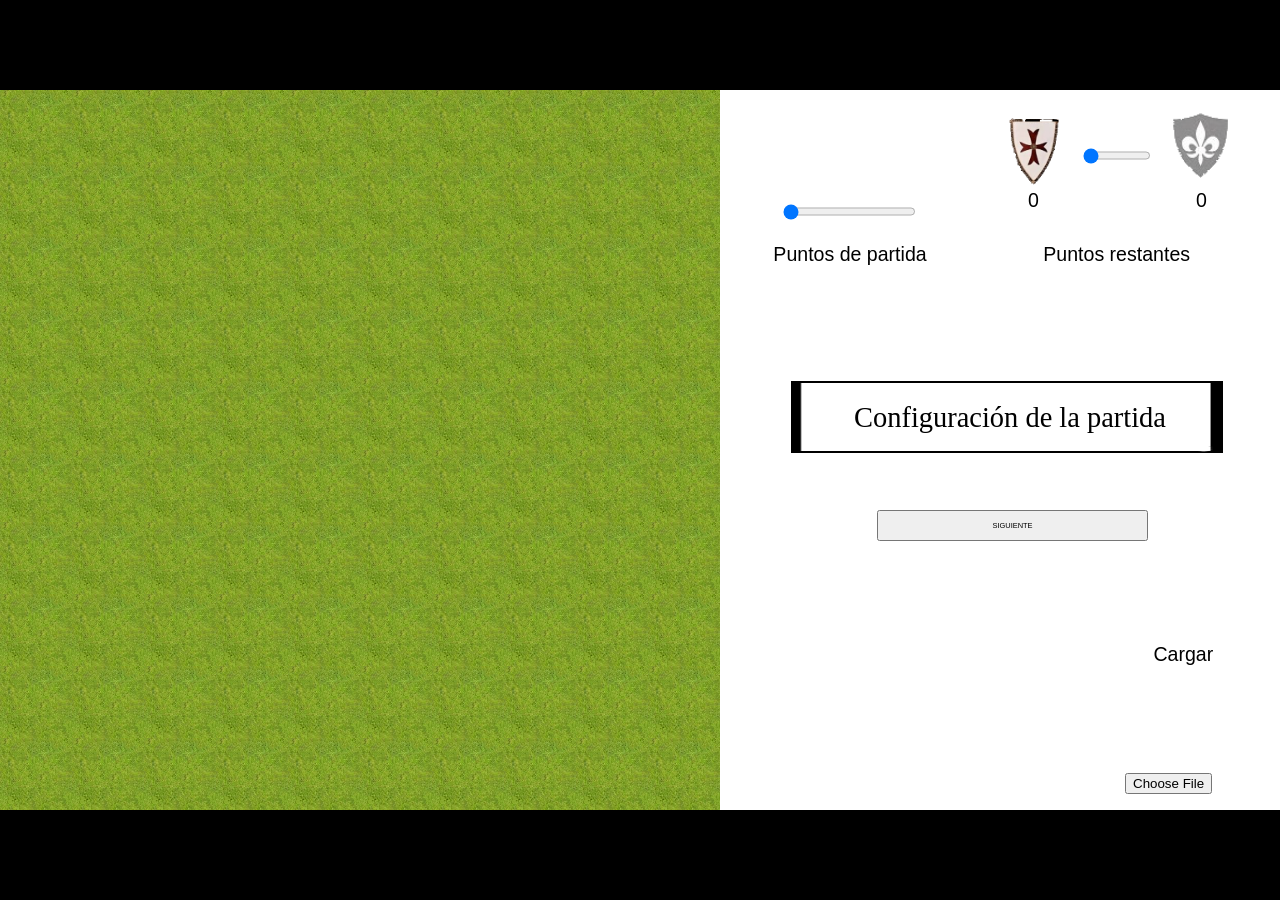
<file: Estratega_main/index.html>
﻿<!DOCTYPE html>
<html>
<head>
    <meta charset="UTF-8" />
	<meta http-equiv="X-UA-Compatible" content="IE=edge,chrome=1" />
	<title>Estratega</title>
	
	<!-- Standardised web app manifest -->
	<link rel="manifest" href="appmanifest.json" />
	
	<!-- Allow fullscreen mode on iOS devices. (These are Apple specific meta tags.) -->
	<meta name="viewport" content="width=device-width, initial-scale=1.0, maximum-scale=1.0, minimum-scale=1.0, user-scalable=no, minimal-ui" />
	<meta name="apple-mobile-web-app-capable" content="yes" />
	<meta name="apple-mobile-web-app-status-bar-style" content="black" />
	<link rel="apple-touch-icon" sizes="256x256" href="icon-256.png" />
	<meta name="HandheldFriendly" content="true" />
	
	<!-- Chrome for Android web app tags -->
	<meta name="mobile-web-app-capable" content="yes" />
	<link rel="shortcut icon" sizes="256x256" href="icon-256.png" />

    <!-- All margins and padding must be zero for the canvas to fill the screen. -->
	<style type="text/css">
		* {
			padding: 0;
			margin: 0;
		}
		html, body {
			background: #000;
			color: #fff;
			overflow: hidden;
			touch-action: none;
			-ms-touch-action: none;
		}
		canvas {
			touch-action-delay: none;
			touch-action: none;
			-ms-touch-action: none;
		}
    </style>
	

</head> 
 
<body> 
	<div id="fb-root"></div>
	
	<script>
	// Issue a warning if trying to preview an exported project on disk.
	(function(){
		// Check for running exported on file protocol
		if (window.location.protocol.substr(0, 4) === "file")
		{
			alert("Exported games won't work until you upload them. (When running on the file:/// protocol, browsers block many features from working for security reasons.)");
		}
	})();
	</script>
	
	<!-- The canvas must be inside a div called c2canvasdiv -->
	<div id="c2canvasdiv">
	
		<!-- The canvas the project will render to.  If you change its ID, don't forget to change the
		ID the runtime looks for in the jQuery events above (ready() and cr_sizeCanvas()). -->
		<canvas id="c2canvas" width="1920" height="1080">
			<!-- This text is displayed if the visitor's browser does not support HTML5.
			You can change it, but it is a good idea to link to a description of a browser
			and provide some links to download some popular HTML5-compatible browsers. -->
			<h1>Your browser does not appear to support HTML5.  Try upgrading your browser to the latest version.  <a href="http://www.whatbrowser.org">What is a browser?</a>
			<br/><br/><a href="http://www.microsoft.com/windows/internet-explorer/default.aspx">Microsoft Internet Explorer</a><br/>
			<a href="http://www.mozilla.com/firefox/">Mozilla Firefox</a><br/>
			<a href="http://www.google.com/chrome/">Google Chrome</a><br/>
			<a href="http://www.apple.com/safari/download/">Apple Safari</a></h1>
		</canvas>
		
	</div>
	
	<!-- Pages load faster with scripts at the bottom -->
	
	<!-- Construct 2 exported games require jQuery. -->
	<script src="jquery-3.4.1.min.js"></script>

	<script src="c2mp-net.js"></script>
	<script src="c2mp-peer.js"></script>
	<script src="c2mp.js"></script>
	<script src="waker.js"></script>

	
    <!-- The runtime script.  You can rename it, but don't forget to rename the reference here as well.
    This file will have been minified and obfuscated if you enabled "Minify script" during export. -->
	<script src="c2runtime.js"></script>

    <script>
		// Start the Construct 2 project running on window load.
		jQuery(document).ready(function ()
		{			
			// Create new runtime using the c2canvas
			cr_createRuntime("c2canvas");
		});
		
		// Pause and resume on page becoming visible/invisible
		function onVisibilityChanged() {
			if (document.hidden || document.mozHidden || document.webkitHidden || document.msHidden)
				cr_setSuspended(true);
			else
				cr_setSuspended(false);
		};
		
		document.addEventListener("visibilitychange", onVisibilityChanged, false);
		document.addEventListener("mozvisibilitychange", onVisibilityChanged, false);
		document.addEventListener("webkitvisibilitychange", onVisibilityChanged, false);
		document.addEventListener("msvisibilitychange", onVisibilityChanged, false);
		
		function OnRegisterSWError(e)
		{
			console.warn("Failed to register service worker: ", e);
		};
		
		// Runtime calls this global method when ready to start caching (i.e. after startup).
		// This registers the service worker which caches resources for offline support.
		window.C2_RegisterSW = function C2_RegisterSW()
		{
			if (!navigator.serviceWorker)
				return;		// no SW support, ignore call
			
			try {
				navigator.serviceWorker.register("sw.js", { scope: "./" })
				.then(function (reg)
				{
					console.log("Registered service worker on " + reg.scope);
				})
				.catch(OnRegisterSWError);
			}
			catch (e)
			{
				OnRegisterSWError(e);
			}
		};
    </script>
</body> 
</html>
</file>
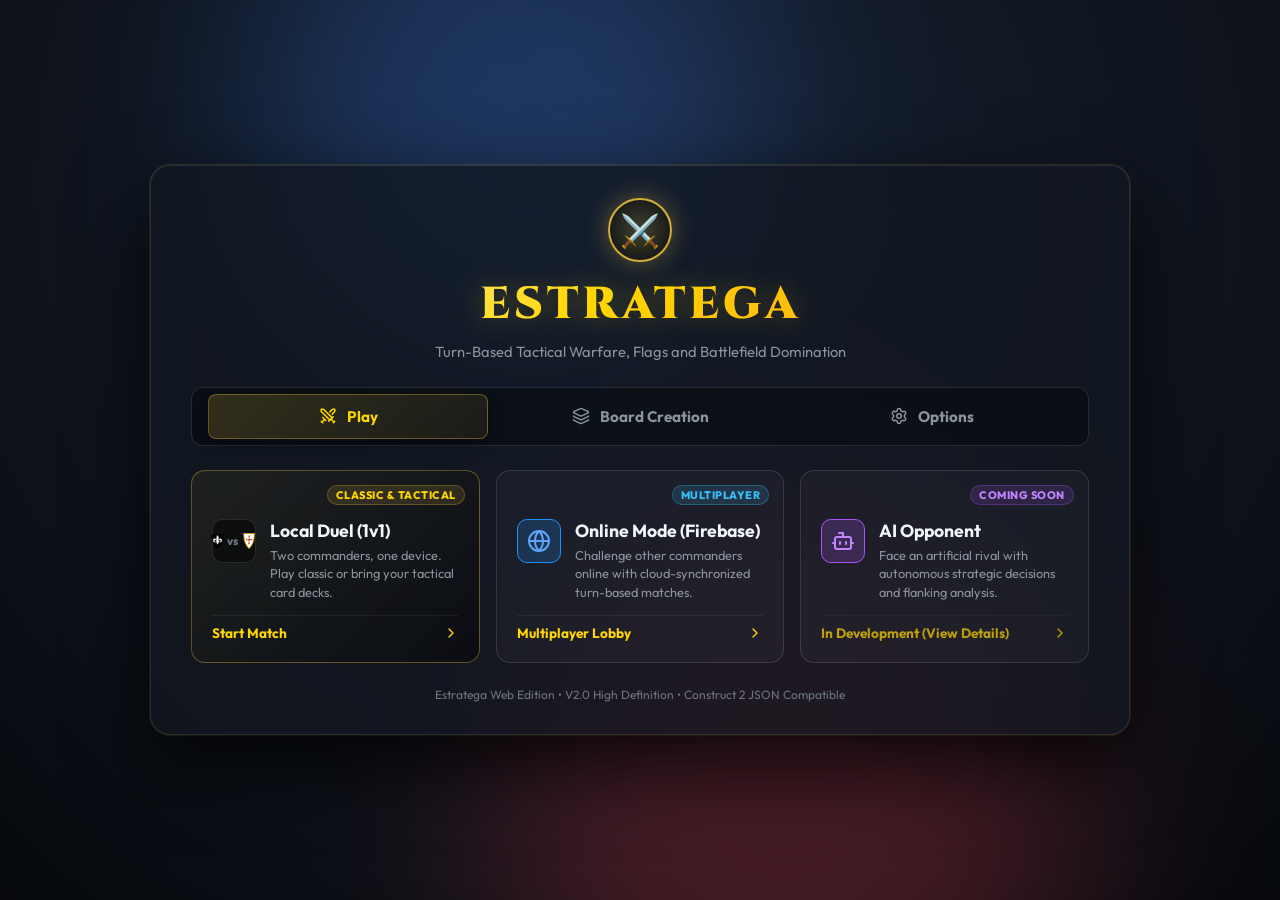
<file: Tactician/index.html>
<!DOCTYPE html>
<html lang="en">
  <head>
    <meta charset="UTF-8" />
    <link rel="icon" type="image/svg+xml" href="data:image/svg+xml,<svg xmlns='http://www.w3.org/2000/svg' viewBox='0 0 24 24' fill='%23e63946'><path d='M14.4 6L14 4H5v17h2v-7h5.6l.4 2h7V6z'/></svg>" />
    <meta name="viewport" content="width=device-width, initial-scale=1.0, maximum-scale=1.0, user-scalable=no" />
    <title>Estratega | Tactical Turn-Based Strategy Board Game</title>
    <meta name="description" content="Estratega: A 2-player complete-information tactical board game of flags, terrain strategy, and battlefield mastery." />
    <link rel="preconnect" href="https://fonts.googleapis.com">
    <link rel="preconnect" href="https://fonts.gstatic.com" crossorigin>
    <link href="https://fonts.googleapis.com/css2?family=Cinzel:wght@600;700;900&family=Outfit:wght@300;400;500;600;700;800&family=JetBrains+Mono:wght@400;600&family=Silkscreen:wght@400;700&display=swap" rel="stylesheet">
    <script type="module" crossorigin src="index-DJFK3vzu.js"></script>
    <link rel="stylesheet" crossorigin href="index-udi174yv.css">
  </head>
  <body>
    <div id="root"></div>
  </body>
</html>
</file>
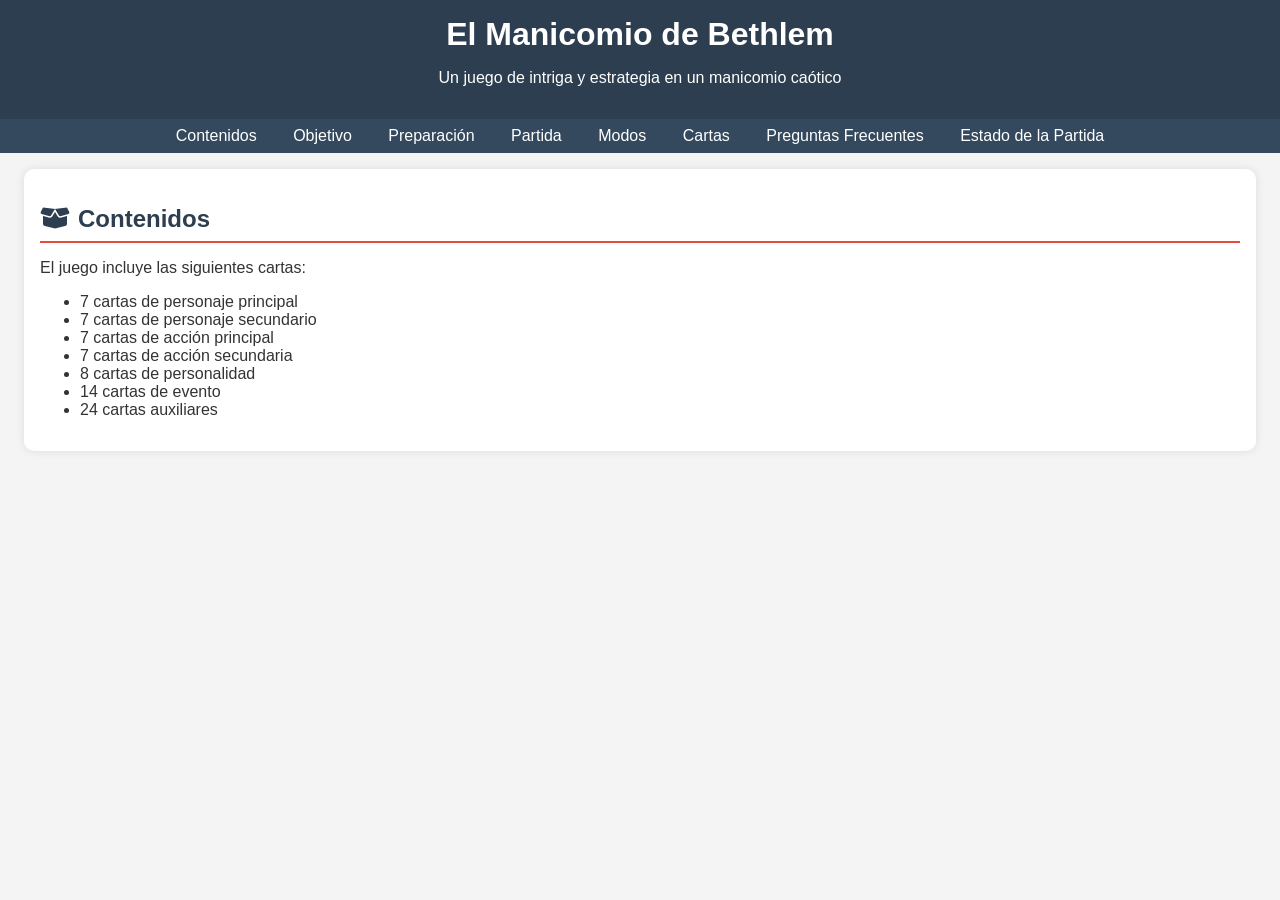
<file: Instrucciones_manicomio.html>
<!DOCTYPE html>
<html lang="es">
<head>
    <meta charset="UTF-8">
    <meta name="viewport" content="width=device-width, initial-scale=1.0">
    <title>El Manicomio de Bethlem</title>
    <link rel="stylesheet" href="https://cdnjs.cloudflare.com/ajax/libs/font-awesome/6.0.0-beta3/css/all.min.css">
    <style>
		/* Estilos generales */
		body {
			font-family: 'Arial', sans-serif;
			margin: 0;
			padding: 0;
			background-color: #f4f4f4;
			color: #333;
		}
		header {
			background-color: #2c3e50;
			color: white;
			text-align: center;
			padding: 1rem;
			box-shadow: 0 2px 5px rgba(0, 0, 0, 0.3);
		}
		header h1 {
			margin: 0;
			font-size: 2rem;
		}
		nav {
			background-color: #34495e;
			padding: 0.5rem;
			text-align: center;
		}
		nav a {
			color: white;
			text-decoration: none;
			margin: 0 1rem;
			font-size: 1rem;
			transition: color 0.3s;
		}
		nav a:hover {
			color: #e74c3c;
		}
		.container {
			max-width: 1200px;
			margin: 1rem auto;
			padding: 1rem;
			background-color: white;
			border-radius: 10px;
			box-shadow: 0 0 10px rgba(0, 0, 0, 0.1);
		}
		.section {
			display: none;
		}
		.section.active {
			display: block;
		}
		h2 {
			color: #2c3e50;
			border-bottom: 2px solid #e74c3c;
			padding-bottom: 0.5rem;
			margin-bottom: 1rem;
			font-size: 1.5rem;
		}
		.accordion {
			background-color: #ecf0f1;
			color: #333;
			cursor: pointer;
			padding: 1rem;
			width: 100%;
			text-align: left;
			border: none;
			outline: none;
			transition: background-color 0.3s;
			font-size: 1.1rem;
			margin-bottom: 0.5rem;
			border-radius: 5px;
		}
		.accordion:hover, .accordion.active {
			background-color: #e74c3c;
			color: white;
		}
		.panel {
			padding: 0 1rem;
			background-color: #fff;
			display: none;
			overflow: hidden;
			border-left: 4px solid #e74c3c;
			margin-bottom: 0.5rem;
			border-radius: 0 5px 5px 0;
		}
		.sub-accordion {
			background-color: #dfe4ea;
			color: #333;
			cursor: pointer;
			padding: 0.75rem;
			width: 100%;
			text-align: left;
			border: none;
			outline: none;
			transition: background-color 0.3s;
			font-size: 1rem;
			margin: 0.25rem 0;
			border-radius: 5px;
		}
		.sub-accordion:hover, .sub-accordion.active {
			background-color: #3498db;
			color: white;
		}
		.sub-panel {
			padding: 0.75rem 1rem;
			background-color: #f9f9f9;
			display: none;
			overflow: hidden;
			border-left: 3px solid #3498db;
			margin-bottom: 0.5rem;
			border-radius: 0 5px 5px 0;
		}
		.icon {
			margin-right: 0.5rem;
		}
		#night-turns li, #night-turns-custom li {
			padding: 0.5rem;
			background-color: #f9f9f9;
			margin-bottom: 0.25rem;
			border-radius: 5px;
			transition: opacity 0.3s;
		}
		#night-turns li.disabled, #night-turns-custom li.disabled {
			opacity: 0.4;
			text-decoration: line-through;
		}
		#night-turns input[type="checkbox"], #night-turns-custom input[type="checkbox"] {
			margin-right: 0.5rem;
		}
		.bipolar-effect {
			color: #3498db;
			background-color: #ecf0f1;
			padding: 0.75rem;
			border-radius: 5px;
			margin: 0.5rem 0;
		}
		.bipolar-awakening {
			color: #9b59b6;
			background-color: #f5f5f5;
			padding: 0.75rem;
			border-radius: 5px;
			margin: 0.5rem 0;
		}
		.hypnosis-list {
			list-style-type: square;
			margin: 0.5rem 0 0.5rem 1rem;
			padding: 0;
		}
		.hypnosis-list li {
			margin-bottom: 0.25rem;
		}
		.faq-item {
			margin-bottom: 1rem;
		}
		.faq-question {
			color: #2c3e50;
			margin-bottom: 0.5rem;
		}
		.faq-answer {
			background-color: #f9f9f9;
			padding: 0.75rem;
			border-left: 4px solid #e74c3c;
			border-radius: 0 5px 5px 0;
		}
		.extra-power {
			color: #27ae60;
			background-color: #e9f5e9;
			padding: 0.75rem;
			border-radius: 5px;
			margin: 0.5rem 0;
		}
		.card-image {
			max-width: 100%;
			width: 200px;
			display: block;
			margin: 0 auto 0.5rem auto;
			border-radius: 5px;
		}
		.auxiliary-cards {
			display: flex;
			flex-wrap: wrap;
			gap: 1rem;
			justify-content: center;
		}
		.card-item {
			text-align: center;
			flex: 0 1 150px;
		}
		.card-label {
			margin: 0.25rem 0 0 0;
			font-size: 0.9rem;
			color: #333;
		}
		.game-setup {
			margin: 1rem 0;
			text-align: center;
		}
		.game-setup select, .game-setup input {
			padding: 0.5rem;
			margin: 0 0.5rem;
			width: 100%;
			max-width: 200px;
		}
		.player-card {
			background: #f9f9f9;
			padding: 1rem;
			border-radius: 10px;
			box-shadow: 0 2px 5px rgba(0, 0, 0, 0.1);
			max-width: 800px;
			margin: 0 auto;
			text-align: center;
		}
		.player-card h3, .player-card h4 {
			color: #2c3e50;
			margin: 0 0 1rem 0;
			font-size: 1.25rem;
		}
		.card-selection {
			display: flex;
			flex-wrap: wrap;
			justify-content: center;
			gap: 0.5rem;
			margin-bottom: 1rem;
		}
		.card-slot {
			display: flex;
			flex-direction: column;
			align-items: center;
			flex: 1 1 100%;
			max-width: 200px;
		}
		.card-slot select {
			padding: 0.5rem;
			width: 100%;
			margin-bottom: 0.25rem;
		}
		.card-slot input[type="checkbox"] {
			margin-top: 0.25rem;
		}
		.personality-objective {
			display: flex;
			flex-wrap: wrap;
			justify-content: space-around;
			gap: 1rem;
		}
		.personality, .objective {
			flex: 1 1 100%;
			max-width: 400px;
		}
		.personality select, .objective select {
			width: 100%;
			padding: 0.5rem;
			margin-bottom: 0.5rem;
		}
		.objective-display {
			padding: 0.75rem;
			background: #ecf0f1;
			border-radius: 5px;
			min-height: 50px;
			display: block !important;
		}
		.objective-title {
			font-weight: bold;
			display: inline !important;
			color: #2c3e50;
		}
		.blood-pact {
			color: #e74c3c;
			font-weight: bold;
			margin-left: 0.5rem;
			display: inline !important;
		}
		.objective-description {
			margin-top: 0.25rem;
			font-style: italic;
			display: block !important;
			color: #333;
		}
		.card-images, .personality-image {
			display: flex;
			flex-wrap: wrap;
			justify-content: center;
			gap: 0.5rem;
			margin-bottom: 5rem;
		}
		.card-images .card-wrapper, .personality-image .card-wrapper {
			width: 100px;
			height: 100px;
			border-radius: 5px;
			border: 1px solid #ccc;
			display: inline-flex;
		    flex-direction: column;
		    align-items: center;
		}
		.card-images img, .personality-image img {
			width: 100%;
			height: 100%;
			object-fit: cover;
			display: block;
		}
		.card-images img.dead, .personality-image img.dead {
			opacity: 0.4;
			filter: grayscale(100%);
		}
		.objective select.card-select {
			display: none;
		}
		.objective select.card-select.visible {
			display: block !important;
		}

		.card-groups{
		  margin-top:.35rem;
		  display:flex;
		  flex-wrap:wrap;
		  gap:.35rem;
		  justify-content:center;
		}

		.group-badge{
		  padding: 3px 8px;
		  border-radius: 9999px;
		  border:1px solid transparent;
		  font-size:.8rem;
		  font-weight: 600;
		  line-height:1.2;
		  background:#F4F4F5; /* gris muy claro como fallback */
		}
		
		.card-placeholder{
		  min-width: 140px;
		  min-height: 200px;
		  display:flex;
		  align-items:center;
		  justify-content:center;
		  padding: .5rem;
		  text-align:center;
		  border:1px dashed #D4D4D8;
		  border-radius: .75rem;
		  background:#FAFAFA;
		  font-weight:600;
		}


		/* Paleta aproximada solicitada */
		.group-muerte{       color:#8B0000; background:#FCE8E8; border-color:#F5B5B5; } /* rojo oscuro */
		.group-proteccion{   color:#0EA5E9; background:#E0F2FE; border-color:#B6E0FE; } /* azul cielo */
		.group-adivinacion{  color:#16A34A; background:#DCFCE7; border-color:#A7F3D0; } /* verde hierba */
		.group-plot{         color:#EA580C; background:#FFF7ED; border-color:#FED7AA; } /* naranja */

		/* Arcos activos: detalles desplegables */
		.rapid-mode .arcs-list { padding-left: 0; }
		.rapid-mode .arcs-list li { list-style: none; }
		.rapid-mode .arc-detail summary{
		  cursor:pointer;
		  font-weight:700;
		}
		.rapid-mode .arc-power{
		  margin-top:.4rem;
		  font-size:.95rem;
		  opacity:.9;
		}


		/* Media Queries para smartphones (menos de 768px) */
		@media (max-width: 768px) {
			header h1 {
				font-size: 1.5rem;
			}
			header p {
				font-size: 0.9rem;
			}
			nav {
				padding: 0.25rem;
			}
			nav a {
				display: block; /* Menú vertical */
				margin: 0.5rem 0;
				font-size: 1rem;
			}
			.container {
				margin: 0.5rem;
				padding: 0.5rem;
			}
			h2 {
				font-size: 1.25rem;
			}
			.accordion {
				font-size: 1rem;
				padding: 0.75rem;
			}
			.sub-accordion {
				font-size: 0.9rem;
				padding: 0.5rem;
			}
			.panel, .sub-panel {
				padding: 0.5rem;
			}
			.card-image {
				width: 150px; /* Reducir tamaño de imágenes */
			}
			.auxiliary-cards {
				gap: 0.5rem;
			}
			.card-item {
				flex: 0 1 100px; /* Más pequeño en móviles */
			}
			.game-setup select, .game-setup input {
				width: 90%;
				margin: 0.25rem auto;
				font-size: 0.9rem;
			}
			.player-card {
				padding: 0.75rem;
			}
			.player-card h3, .player-card h4 {
				font-size: 1rem;
			}
			.card-selection {
				flex-direction: column;
				align-items: center;
			}
			.card-slot {
				max-width: 100%;
				margin-bottom: 0.5rem;
			}
			.card-slot select {
				font-size: 0.9rem;
			}
			.personality-objective {
				flex-direction: column;
				gap: 0.5rem;
			}
			.personality, .objective {
				max-width: 100%;
			}
			.card-images .card-wrapper, .personality-image .card-wrapper {
				width: 80px;
				height: 80px;
			}
			.objective-display {
				padding: 0.5rem;
				font-size: 0.9rem;
			}
		}

		/* Ajustes para pantallas muy pequeñas (menos de 480px) */
		@media (max-width: 480px) {
			header h1 {
				font-size: 1.2rem;
			}
			header p {
				font-size: 0.8rem;
			}
			nav a {
				font-size: 0.9rem;
			}
			h2 {
				font-size: 1rem;
			}
			.accordion {
				font-size: 0.9rem;
				padding: 0.5rem;
			}
			.sub-accordion {
				font-size: 0.8rem;
				padding: 0.4rem;
			}
			.card-image {
				width: 120px;
			}
			.card-item {
				flex: 0 1 80px;
			}
			.game-setup select, .game-setup input {
				font-size: 0.8rem;
			}
			.player-card h3, .player-card h4 {
				font-size: 0.9rem;
			}
			.card-images .card-wrapper, .personality-image .card-wrapper {
				width: 60px;
				height: 60px;
			}
			.objective-display {
				font-size: 0.8rem;
			}
		}
	</style>
</head>
<body>
    <header>
        <h1>El Manicomio de Bethlem</h1>
        <p>Un juego de intriga y estrategia en un manicomio caótico</p>
    </header>
    <nav>
		<a href="#contenidos">Contenidos</a>
		<a href="#objetivo">Objetivo</a>
		<a href="#preparacion">Preparación</a>
		<a href="#partida">Partida</a>
		<a href="#modos">Modos</a>
		<a href="#cartas">Cartas</a>
		<a href="#faq">Preguntas Frecuentes</a>
		<a href="#game-state">Estado de la Partida</a>
	</nav>
    <div class="container">
        <!-- Sección Contenidos -->
        <div id="contenidos" class="section">
            <h2><i class="fas fa-box-open icon"></i>Contenidos</h2>
            <p>El juego incluye las siguientes cartas:</p>
            <ul>
                <li>7 cartas de personaje principal</li>
                <li>7 cartas de personaje secundario</li>
                <li>7 cartas de acción principal</li>
                <li>7 cartas de acción secundaria</li>
                <li>8 cartas de personalidad</li>
                <li>14 cartas de evento</li>
                <li>24 cartas auxiliares</li>
            </ul>
        </div>

        <!-- Sección Objetivo del Juego -->
		<div id="objetivo" class="section">
			<h2><i class="fas fa-bullseye icon"></i>Objetivo del Juego</h2>
			<p>El objetivo depende del modo de juego y de las cartas asignadas:</p>
			<button class="accordion"><i class="fas fa-users icon"></i>Bandos Principales (Modo Normal)</button>
			<div class="panel">
				<ul>
					<li><strong>Amotinados (Daniel, Nathaniel, Richard Dadd):</strong> Acabar con todas las cartas del resto de jugadores.</li>
					<li><strong>Internos (Ali “la muda”, Larry Owls “el sonámbulo”, Mary Firth):</strong> Acabar con las cartas de los amotinados.</li>
					<li><strong>El Director (Krugman):</strong> Mantener el equilibrio. Si vive, acabar con todos los personajes principales; si muere, con los secundarios.</li>
				</ul>
			</div>
			<button class="accordion"><i class="fas fa-user-secret icon"></i>Bandos Secundarios (Modo Normal)</button>
			<div class="panel">
				<ul>
					<li><strong>Richard Dadd:</strong> Finge ayudar a los amotinados, pero su objetivo es ser el último en pie.</li>
					<li><strong>Pacto de Sangre:</strong> Dos jugadores vinculados deben ser los únicos supervivientes.</li>
					<li><strong>Pacto de Sangre de Odio (Bipolar):</strong> Dos jugadores deben matarse mutuamente; gana quien elimine al otro.</li>
				</ul>
			</div>
			<button class="accordion"><i class="fas fa-bullseye icon"></i>Cartas de Objetivo (Modo con Cartas Personalizadas)</button>
			<div class="panel">
				<p>En el modo con cartas personalizadas, los objetivos son independientes de las cartas principales y se asignan mediante cartas de objetivo:</p>
				<ul>
					<li><strong>Internos:</strong> Buscan desvelar a todos los amotinados (y al renegado si hay).</li>
					<li><strong>Amotinados:</strong> Buscan acabar con todas las cartas del tablero del resto de jugadores. Los jugadores que pertenezcan a este bando pueden levantarse a matar cada noche en el turno de los amotinados.</li>
					<li><strong>Renegado:</strong> Finge que ayuda a los amotinados durante la partida y puede levantarse con ellos a matar cada noche, pero su verdadero objetivo es ser el último jugador en pie. Para ganar, debe acabar con todas las cartas del resto de jugadores antes de que gane otro bando.</li>
					<li><strong>Traidor:</strong> Al principio de la partida debe elegir un bando: internos o amotinados. Si la primera noche se levanta con los amotinados a matar, será un amotinado; en caso contrario, será un interno. Sin embargo, para ganar debe conseguir que pierda su propio bando; es decir, si va con los amotinados debe tratar de que ganen los internos y si va con los internos debe tratar de que ganen los amotinados.</li>
					<li><strong>Inquisidor:</strong> Su objetivo es conocer la verdad que se esconde tras las paredes del manicomio. Para ello debe lograr descubrir los secretos de los jugadores:
						<ul>
							<li>Qué jugadores tienen a las Siamesas.</li>
							<li>Qué jugadores tienen a los Compañeros de celda.</li>
							<li>Qué jugador tiene la carta de Pacto de sangre.</li>
							<li>Cuál es el objetivo de cada jugador.</li>
						</ul>
						Si logra descubrir todos los secretos, puede revelarlos y gana la partida.
					</li>
				</ul>
				<h3>Distribución por Número de Jugadores (sin narrador externo)</h3>
				<ul>
					<li><strong>4 jugadores:</strong> Internos (2), Amotinados (2)</li>
					<li><strong>5 jugadores:</strong> Internos (2), Amotinados (2), Traidor (1)</li>
					<li><strong>6 jugadores:</strong> Internos (3), Amotinados (2), Renegado (1)</li>
					<li><strong>7 jugadores:</strong> Internos (3), Amotinados (2), Renegado (1), Inquisidor (1)</li>
				</ul>
			</div>
			<!-- NUEVO acordeón para el modo rápido -->
			<button class="accordion"><i class="fas fa-bolt icon"></i>Bandos Principales (Modo Rápido)</button>
			<div class="panel">
				<p>En el modo de Partidas Rápidas, el objetivo de cada jugador depende de la carta de Personaje Principal que posea:</p>
				<ul>
					<li><strong>Amotinados (Daniel, Nathaniel y Richard Dadd):</strong> Buscan acabar con todas las cartas del tablero del resto de jugadores. <em>Daniel es el líder del equipo.</em></li>
					<li><strong>Internos (Ali “la muda”, Larry Owls “el sonámbulo” y Mary Firth):</strong> También deben acabar con todas las cartas del tablero del resto de jugadores. <em>Mary Firth es la líder del equipo.</em></li>
					<li><strong>El Director (Krugman):</strong> Busca mantener el equilibrio en el manicomio. Para ganar debe eliminar a los líderes de los otros dos bandos.</li>
				</ul>
				<p><strong>Los Líderes:</strong> Daniel (amotinado), Mary Firth (interna) y Krugman (director) son líderes. En la primera noche, los líderes conocen a los miembros de su equipo. Además:</p>
				<ul>
					<li>Los líderes de amotinados e internos <em>pierden su poder original</em>, pero obtienen tres poderes adicionales que pueden usar cada noche:
						<ol>
							<li><strong>Vetos:</strong> Pueden vetar un grupo de cartas (muerte, protección, adivinación, plot-twist) del bando rival.</li>
							<li><strong>Robo de evento:</strong> Pueden robar una carta de evento y usarla esa noche.</li>
							<li><strong>Robo de personalidad:</strong> Pueden asignar una carta de personalidad a cualquier jugador (incluso ellos mismos). Si su bando ya tiene una personalidad, deben asignarla a otro bando.</li>
						</ol>
					</li>
					<li>El Director mantiene su poder original y solo gana los poderes 2 y 3.</li>
					<li>El orden en el que actúan los líderes cambia en cada ronda:
						<ul>
							<li>1ª ronda: Amotinados → Internos → Director</li>
							<li>2ª ronda: Internos → Director → Amotinados</li>
							<li>3ª ronda: Director → Amotinados → Internos</li>
						</ul>
					</li>
				</ul>
			</div>

		</div>

        <!-- Sección Preparación del Juego -->
        <div id="preparacion" class="section">
            <h2><i class="fas fa-cogs icon"></i>Preparación del Juego</h2>
            <p>Instrucciones para preparar la partida:</p>
            <ul>
                <li>Seleccionar un narrador (con carta "Cuentacuentos") o jugar sin él.</li>
                <li>Repartir a cada jugador: 1 P1, 1 P2, 1 A1, 1 A2 (4 vidas) y 1 carta de personalidad.</li>
                <li>Colocar las cartas boca abajo en orden (posiciones 1-4).</li>
                <li>Preparar mazos de eventos y auxiliares en el centro.</li>
            </ul>
			<!-- NUEVO acordeón para la preparación en partidas rápidas -->
			<button class="accordion"><i class="fas fa-bolt icon"></i>Preparación (Modo Rápido)</button>
			<div class="panel">
				<p>En el modo de Partidas Rápidas, la preparación es diferente al modo normal:</p>
				<ul>
					<li>A cada jugador se le reparte <strong>1 carta de Personaje Principal</strong>, que permanecerá oculta hasta que muera.</li>
					<li>Al inicio de cada ronda se barajan las <strong>cartas consumibles</strong> y se reparten <strong>3 a cada jugador</strong>, que mantendrán en la mano.</li>
					<li>El resto de preparación (mazos de eventos y auxiliares) se coloca como en el modo normal.</li>
				</ul>
				<p><em>Recordatorio:</em> Los líderes de cada bando conocen a sus compañeros en la primera noche.</p>
			</div>

        </div>

        <!-- Sección La Partida -->
		<div id="partida" class="section">
			<h2><i class="fas fa-play icon"></i>La Partida</h2>
			<p>La partida se divide en rondas con dos fases:</p>
			<button class="accordion"><i class="fas fa-moon icon"></i>La Noche</button>
			<div class="panel">
				<p>Los jugadores cierran los ojos y actúan en turnos guiados por el narrador. Los amotinados atacan.</p>
			</div>
			<button class="accordion"><i class="fas fa-sun icon"></i>El Día</button>
			<div class="panel">
				<p>Se desvelan muertes, se habla y se lincha a un jugador por votación.</p>
			</div>
			<button class="accordion"><i class="fas fa-list-ol icon"></i>Turnos de la Noche</button>
			<div class="panel">
				<p>Guía para el narrador (modo normal): Al comenzar la noche, todos cierran los ojos y el narrador indica los turnos en este orden. Usa las casillas para desactivar turnos que ya no apliquen.</p>
				<button id="reset-turns" style="margin: 10px 0; padding: 5px 10px; background-color: #e74c3c; color: white; border: none; border-radius: 5px; cursor: pointer;">Restablecer Lista</button>
				<ul id="night-turns" style="list-style: none; padding: 0;">
					<li>
						<label><input type="checkbox" checked data-turn="1"> 1) Preguntas al narrador <span style="color: #e74c3c;">(solo con Cuentacuentos, no primera ronda)</span></label>
					</li>
					<li>
						<label><input type="checkbox" checked data-turn="2"> 2) Pacto de sangre <span style="color: #e74c3c;">(solo primera ronda)</span></label>
					</li>
					<li>
						<label><input type="checkbox" checked data-turn="3"> 3) Siamesas <span style="color: #e74c3c;">(solo primera ronda)</span></label>
					</li>
					<li>
						<label><input type="checkbox" checked data-turn="4"> 4) Compañeros de celda <span style="color: #e74c3c;">(solo primera ronda)</span></label>
					</li>
					<li>
						<label><input type="checkbox" checked data-turn="5"> 5) Eventos noche</label>
					</li>
					<li>
						<label><input type="checkbox" checked data-turn="6"> 6) Melancolía <span style="color: #e74c3c;">(no primera ronda, despierta a todos para ver carta afectada)</span></label>
					</li>
					<li>
						<label><input type="checkbox" checked data-turn="7"> 7) El director <span style="color: #e74c3c;">(no primera ronda, anuncia poder)</span></label>
					</li>
					<li>
						<label><input type="checkbox" checked data-turn="8"> 8) Larry Owls “el sonámbulo”</label>
					</li>
					<li>
						<label><input type="checkbox" checked data-turn="9"> 9) El archivo</label>
					</li>
					<li>
						<label><input type="checkbox" checked data-turn="10"> 10) Mary Firth</label>
					</li>
					<li>
						<label><input type="checkbox" checked data-turn="11"> 11) La parca</label>
					</li>
					<li>
						<label><input type="checkbox" checked data-turn="12"> 12) John Flick</label>
					</li>
					<li>
						<label><input type="checkbox" checked data-turn="13"> 13) El profeta</label>
					</li>
					<li>
						<label><input type="checkbox" checked data-turn="14"> 14) Muerte dulce</label>
					</li>
					<li>
						<label><input type="checkbox" checked data-turn="15"> 15) Arthur</label>
					</li>
					<li>
						<label><input type="checkbox" checked data-turn="16"> 16) Amotinados</label>
					</li>
					<li>
						<label><input type="checkbox" checked data-turn="17"> 17) Amotinados 2: Daniel</label>
					</li>
					<li>
						<label><input type="checkbox" checked data-turn="18"> 18) Arthur 2</label>
					</li>
					<li>
						<label><input type="checkbox" checked data-turn="19"> 19) Terapia electroshock</label>
					</li>
					<li>
						<label><input type="checkbox" checked data-turn="20"> 20) Terapia opio y barbitúricos</label>
					</li>
					<li>
						<label><input type="checkbox" checked data-turn="21"> 21) Terapia lobotomía</label>
					</li>
					<li>
						<label><input type="checkbox" checked data-turn="22"> 22) Muerte dulce 2</label>
					</li>
					<li>
						<label><input type="checkbox" checked data-turn="23"> 23) Cataléptico</label>
					</li>
					<li>
						<label><input type="checkbox" checked data-turn="24"> 24) Juego de azar</label>
					</li>
					<li>
						<label><input type="checkbox" checked data-turn="25"> 25) Paciencia</label>
					</li>
					<li>
						<label><input type="checkbox" checked data-turn="26"> 26) Neuroticismo <span style="color: #e74c3c;">(primera ronda elige jugador, luego rondas pares)</span></label>
					</li>
					<li>
						<label><input type="checkbox" checked data-turn="27"> 27) Ansiedad social</label>
					</li>
				</ul>
			</div>
			<button class="accordion"><i class="fas fa-list-ol icon"></i>Turnos de la Noche (Modo Personalizado)</button>
			<div class="panel">
				<p>Guía para el narrador (modo con cartas personalizadas): Al comenzar la noche, todos cierran los ojos y el narrador indica los turnos en este orden. Usa las casillas para desactivar turnos que ya no apliquen.</p>
				<button id="reset-turns-custom" style="margin: 10px 0; padding: 5px 10px; background-color: #e74c3c; color: white; border: none; border-radius: 5px; cursor: pointer;">Restablecer Lista</button>
				<ul id="night-turns-custom" style="list-style: none; padding: 0;">
					<li>
						<label><input type="checkbox" checked data-turn="1"> 1) Preguntas al narrador <span style="color: #e74c3c;">(solo si hay un narrador externo con Cuentacuentos, no primera ronda)</span></label>
					</li>
					<li>
						<label><input type="checkbox" checked data-turn="2"> 2) Pacto de sangre <span style="color: #e74c3c;">(solo primera ronda)</span></label>
					</li>
					<li>
						<label><input type="checkbox" checked data-turn="3"> 3) Siamesas <span style="color: #e74c3c;">(solo primera ronda)</span></label>
					</li>
					<li>
						<label><input type="checkbox" checked data-turn="4"> 4) Compañeros de celda <span style="color: #e74c3c;">(solo primera ronda)</span></label>
					</li>
					<li>
						<label><input type="checkbox" checked data-turn="5"> 5) El último superviviente <span style="color: #e74c3c;">(solo primera ronda, debe anunciar quién es a todos)</span></label>
					</li>
					<li>
						<label><input type="checkbox" checked data-turn="6"> 6) El relojero 1 <span style="color: #e74c3c;">(solo primera ronda, debe colocar los números)</span></label>
					</li>
					<li>
						<label><input type="checkbox" checked data-turn="7"> 7) Eventos noche</label>
					</li>
					<li>
						<label><input type="checkbox" checked data-turn="8"> 8) El Arquitecto <span style="color: #e74c3c;">(la primera ronda debe crear el vínculo con otra carta)</span></label>
					</li>
					<li>
						<label><input type="checkbox" checked data-turn="9"> 9) La Maestra Vudú</label>
					</li>
					<li>
						<label><input type="checkbox" checked data-turn="10"> 10) Melancolía <span style="color: #e74c3c;">(no actúa la primera ronda)</span></label>
					</li>
					<li>
						<label><input type="checkbox" checked data-turn="11"> 11) Gas de la risa</label>
					</li>
					<li style="padding-left: 20px;">
						<label><input type="checkbox" checked> <span style="color: #3498db;">- Se despiertan todos los jugadores para ver qué carta no actuará esa noche por el efecto de Melancolía.</span></label>
					</li>
					<li>
						<label><input type="checkbox" checked data-turn="12"> 12) La Ludópata</label>
					</li>
					<li>
						<label><input type="checkbox" checked data-turn="13"> 13) El Otaku</label>
					</li>
					<li>
						<label><input type="checkbox" checked data-turn="14"> 14) El Cyborg</label>
					</li>
					<li>
						<label><input type="checkbox" checked data-turn="15"> 15) La Chef</label>
					</li>
					<li>
						<label><input type="checkbox" checked data-turn="16"> 16) La Médium</label>
					</li>
					<li style="padding-left: 20px;">
						<label><input type="checkbox" checked> <span style="color: #3498db;">- Se despiertan todos los jugadores para ver qué poder ha robado La Médium. Si ha robado un poder que actúa antes, lo usa en cuanto se vuelvan a dormir los jugadores.</span></label>
					</li>
					<li>
						<label><input type="checkbox" checked data-turn="17"> 17) El Saltamundos</label>
					</li>
					<li>
						<label><input type="checkbox" checked data-turn="18"> 18) El archivo</label>
					</li>
					<li>
						<label><input type="checkbox" checked data-turn="19"> 19) La parca</label>
					</li>
					<li>
						<label><input type="checkbox" checked data-turn="20"> 20) John Flick</label>
					</li>
					<li>
						<label><input type="checkbox" checked data-turn="21"> 21) El profeta</label>
					</li>
					<li>
						<label><input type="checkbox" checked data-turn="22"> 22) Muerte dulce</label>
					</li>
					<li>
						<label><input type="checkbox" checked data-turn="23"> 23) Arthur</label>
					</li>
					<li>
						<label><input type="checkbox" checked data-turn="24"> 24) Amotinados</label>
					</li>
					<li>
						<label><input type="checkbox" checked data-turn="25"> 25) Arthur 2</label>
					</li>
					<li>
						<label><input type="checkbox" checked data-turn="26"> 26) Terapia electroshock</label>
					</li>
					<li>
						<label><input type="checkbox" checked data-turn="27"> 27) El Relojero 2 <span style="color: #e74c3c;">(solo si hay números a la vista)</span></label>
					</li>
					<li>
						<label><input type="checkbox" checked data-turn="28"> 28) Terapia opio y barbitúricos</label>
					</li>
					<li>
						<label><input type="checkbox" checked data-turn="29"> 29) Terapia lobotomía</label>
					</li>
					<li>
						<label><input type="checkbox" checked data-turn="30"> 30) Muerte dulce 2</label>
					</li>
					<li>
						<label><input type="checkbox" checked data-turn="31"> 31) Cataléptico</label>
					</li>
					<li>
						<label><input type="checkbox" checked data-turn="32"> 32) La Médico</label>
					</li>
					<li>
						<label><input type="checkbox" checked data-turn="33"> 33) Juego de azar</label>
					</li>
					<li>
						<label><input type="checkbox" checked data-turn="34"> 34) Paciencia</label>
					</li>
					<li>
						<label><input type="checkbox" checked data-turn="35"> 35) Neuroticismo <span style="color: #e74c3c;">(primera ronda elige jugador, luego rondas pares)</span></label>
					</li>
					<li>
						<label><input type="checkbox" checked data-turn="36"> 36) Ansiedad social</label>
					</li>
				</ul>
			</div>
			<button class="accordion"><i class="fas fa-list-ol icon"></i>Turnos de la Noche (Modo Rápido)</button>
			<div class="panel">
				<p>Guía para el narrador (modo normal): Al comenzar la noche, todos cierran los ojos y el narrador indica los turnos en este orden. Usa las casillas para desactivar turnos que ya no apliquen.</p>
				<button id="reset-turns" style="margin: 10px 0; padding: 5px 10px; background-color: #e74c3c; color: white; border: none; border-radius: 5px; cursor: pointer;">Restablecer Lista</button>
				<ul id="night-turns" style="list-style: none; padding: 0;">
					<li>
						<label><input type="checkbox" checked data-turn="1"> 1) Preguntas al narrador <span style="color: #e74c3c;">(solo con Cuentacuentos, no primera ronda)</span></label>
					</li>
					<li>
						<label><input type="checkbox" checked data-turn="2"> 2) Los líderes conocen a sus equipos <span style="color: #e74c3c;">(solo primera ronda)</span></label>
					</li>
					<li>
						<label><input type="checkbox" checked data-turn="3"> 3) Arcos </label>
					</li>
					<li>
						<label><input type="checkbox" checked data-turn="4"> 4) Las Siamesas se conocen <span style="color: #e74c3c;">(solo la primera vuelta de cada ronda)</span></label>
					</li>
					<li>
						<label><input type="checkbox" checked data-turn="5"> 5) Los Compañeros de celda se conocen <span style="color: #e74c3c;">(solo la primera vuelta de cada ronda)</span></label>
					</li>
					<li>
						<label><input type="checkbox" checked data-turn="6"> 6) Terapia - lobotomía <span style="color: #e74c3c;">(solo de noche, comprobar si acertó a un líder)</span> </label>
					</li>
					<li>
						<label><input type="checkbox" checked data-turn="7"> 7) Líderes y eventos <span style="color: #e74c3c;">(solo de noche)</span></label>
					</li>
					<li style="padding-left: 20px;">
						<label><input type="checkbox" checked> <span style="color: #3498db;">- Se despiertan todos los jugadores para ver qué grupos han vetado los líderes y qué personalidades hay en juego. </span></label>
					</li>
					<li>
						<label><input type="checkbox" checked data-turn="8"> 8) Melancolía </label>
					</li>
					<li>
						<label><input type="checkbox" checked data-turn="9"> 9) El director <span style="color: #e74c3c;">(no primera ronda, anuncia poder)</span></label>
					</li>
					<li>
						<label><input type="checkbox" checked data-turn="10"> 10) Pacto de sangre</label>
					</li>
					<li>
						<label><input type="checkbox" checked data-turn="11"> 11) Larry Owls “el sonámbulo”</label>
					</li>
					<li>
						<label><input type="checkbox" checked data-turn="12"> 12) Ali “la muda”</label>
					</li>
					<li>
						<label><input type="checkbox" checked data-turn="13"> 13) El archivo</label>
					</li>
					<li>
						<label><input type="checkbox" checked data-turn="14"> 14) El profeta</label>
					</li>
					<li>
						<label><input type="checkbox" checked data-turn="15"> 15) Manía persecutoria</label>
					</li>
					<li>
						<label><input type="checkbox" checked data-turn="16"> 16) Infecto de rabia</label>
					</li>
					<li>
						<label><input type="checkbox" checked data-turn="17"> 17) Arthur</label>
					</li>
					<li>
						<label><input type="checkbox" checked data-turn="18"> 18) La parca</label>
					</li>
					<li>
						<label><input type="checkbox" checked data-turn="19"> 19) Compañeros de celda</label>
					</li>
					<li>
						<label><input type="checkbox" checked data-turn="20"> 20) John Flick</label>
					</li>
					<li>
						<label><input type="checkbox" checked data-turn="21"> 21) Muerte dulce</label>
					</li>
					<li>
						<label><input type="checkbox" checked data-turn="22"> 22) Amotinados</label>
					</li>
					<li>
						<label><input type="checkbox" checked data-turn="23"> 23) Terapia electroshock</label>
					</li>
					<li>
						<label><input type="checkbox" checked data-turn="24"> 24) Terapia opio y barbitúricos</label>
					</li>
					<li>
						<label><input type="checkbox" checked data-turn="25"> 25) Terapia lobotomía</label>
					</li>
					<li>
						<label><input type="checkbox" checked data-turn="26"> 26) Siamesas</label>
					</li>
					<li>
						<label><input type="checkbox" checked data-turn="27"> 27) Cataléptico</label>
					</li>
					<li>
						<label><input type="checkbox" checked data-turn="28"> 28) Juego de azar</label>
					</li>
					<li>
						<label><input type="checkbox" checked data-turn="29"> 29) Paciencia</label>
					</li>
					<li>
						<label><input type="checkbox" checked data-turn="30"> 30) Neuroticismo </label>
					</li>
					<li>
						<label><input type="checkbox" checked data-turn="31"> 31) Amnesia</label>
					</li>
				</ul>
			</div>
		</div>
		

        <!-- Sección Modos de Juego -->
		<div id="modos" class="section">
			<h2><i class="fas fa-gamepad icon"></i>Modos de Juego</h2>
			<button class="accordion">Modo Normal</button>
			<div class="panel">
				<p>Para 4-8 jugadores. Ajustar cartas según el número de jugadores.</p>
			</div>
			<button class="accordion">Modo 3 Jugadores</button>
			<div class="panel">
				<p>Solo amotinados vs. internos. Un jugador tiene doble de cartas.</p>
			</div>
			<button class="accordion">Modo 2 Jugadores</button>
			<div class="panel">
				<p>Amotinados vs. internos, ambos con doble de cartas.</p>
			</div>
			<button class="accordion">Modo con Cartas Personalizadas</button>
			<div class="panel">
				<p>Como alternativa a las cartas de personaje principal, se pueden utilizar cartas personalizadas para cada jugador en un modo de juego alternativo. En este modo, el objetivo de cada jugador es independiente de su carta principal, por lo que una misma carta tendrá distintos objetivos en diferentes partidas. Al principio de la partida, tras repartir las cartas, se reparte una carta de objetivo a cada jugador, que será la que marcará sus decisiones a lo largo de la partida. Como en el modo normal de juego, el pacto de sangre se impone a cualquier objetivo que tenga el jugador.</p>
				<p>La carta de objetivo se revelará a la vista de todos cuando muera la carta principal de cada jugador. En el caso de que un jugador no tenga ninguna carta principal (por efecto del Cirujano, Wakerfield o Ciborg), deberá revelar su objetivo cuando muera la mejor de las cartas que tenga en su poder. En caso de tener varias cartas del mismo grupo (personaje principal, personaje secundario, acción principal y acción secundaria), se revelará el objetivo cuando muera alguna de las cartas del mejor grupo disponible.</p>
				<p>Consulta los objetivos específicos y su distribución en la sección "Objetivo del Juego".</p>
			</div>
			<!-- NUEVO acordeón para el modo rápido -->
			<button class="accordion"><i class="fas fa-bolt icon"></i>Modo Rápido</button>
			<div class="panel">
				<p>El modo de <strong>Partidas Rápidas</strong> está diseñado para partidas más cortas e intensas:</p>
				<ul>
					<li>Las partidas duran <strong>3 rondas</strong>. Si nadie gana en ese tiempo, vence el equipo con más vidas de media (ajustado al número de jugadores por equipo).</li>
					<li>Cada jugador recibe solo <strong>1 carta de Personaje Principal con 3 vidas</strong> y 3 cartas consumibles al inicio de cada ronda.</li>
					<li>Cada ronda consta de <strong>3 vueltas</strong>: una de noche y dos de día. La secuencia varía según la ronda:
						<ul>
							<li>Ronda 1: Noche – Día – Día</li>
							<li>Ronda 2: Día – Noche – Día</li>
							<li>Ronda 3: Día – Día – Noche</li>
						</ul>
					</li>
					<li>En las vueltas nocturnas, los jugadores aplican sus poderes en secreto (como en el modo normal).</li>
					<li>En las vueltas diurnas, las cartas jugadas se revelan a todos los jugadores, lo que aumenta el riesgo de exponer el bando propio.</li>
					<li>Al final de cada ronda se realiza un <strong>linchamiento</strong>, que resta una vida a un jugador, y se eliminan los jugadores que hayan perdido todas sus vidas.</li>
					<li><strong>Líderes:</strong> Daniel, Mary Firth y Krugman actúan con reglas especiales explicadas en la sección “Objetivo del Juego”.</li>
					<li><strong>Cartas consumibles:</strong> Algunas cartas tienen poderes distintos al modo normal. Consulta la sección “Cartas” para ver sus diferencias.</li>
					<li><strong>Arcos:</strong> Al inicio de cada ronda, los jugadores pueden activar sinergias especiales con combinaciones concretas de 3 cartas consumibles.</li>
				</ul>
			</div>

		</div>

        <!-- Sección Cartas -->
		<div id="cartas" class="section">
			<h2><i class="fas fa-address-card icon"></i>Cartas</h2>
			<button class="accordion"><i class="fas fa-user icon"></i>Cartas de Personaje</button>
			<div class="panel">
				<button class="sub-accordion">Grupo Principal</button>
				<div class="sub-panel">
					<button class="sub-accordion">Daniel 🌙</button>
					<div class="sub-panel">
						<img src="https://dhueper.github.io/Diseños%20cartas/Daniel.jpg" alt="Daniel" class="card-image">
						<p>Era un hombre violento que al llegar al manicomio se convirtió en el líder del motín. Como líder, tras atacar cada noche con los amotinados puedes volver a hacerlo en solitario. En caso de que cayeras en el intento, Richard Dadd ocuparía tu lugar atacando por separado después del ataque grupal.</p>
						<h3>Despertar</h3>
						<p>En tu turno, y una sola vez, puedes seleccionar a un jugador y marcarle con la carta auxiliar de despertar de Daniel. Desde ese momento, el objetivo del jugador cambia y debe tratar de que los amotinados ganen la partida. Sin embargo, los internos no necesitan acabar con el nuevo amotinado para poder ganar.</p>
						<!-- NUEVO bloque para modo rápido -->
						<div class="extra-power">
							<h3>Modo rápido</h3>
							Daniel es el <em>líder de los amotinados</em>. No puedes levantarte a matar por la noche junto al resto de amotinados, pero dispones de poderes especiales de líder (veto de grupo, robo de evento y robo de personalidad).
						</div>
					</div>
					<button class="sub-accordion">Nathaniel 🌙</button>
					<div class="sub-panel">
						<img src="https://dhueper.github.io/Diseños%20cartas/Nathaniel.jpg" alt="Nathaniel" class="card-image">
						<p>Bedel que llevado por el ansia de poder y promesas de recompensa en el exterior colabora con los amotinados. Sigues el plan de Daniel para destruirlos a todos y atacas con los amotinados cada noche.</p>
						<h3>Despertar</h3>
						<p>En el turno de los amotinados, y una sola vez, tras comunicar a tus compañeros que tienes el despertar, puedes matar a la mitad de las cartas del tablero que continúen con vida y no pertenezcan a un jugador que tenga una carta de amotinado.</p>
						<!-- NUEVO bloque para modo rápido -->
						<div class="extra-power">
							<h3>Modo rápido</h3>
							Como en el modo normal de juego, te levantas a atacar con los amotinados cada noche.
						</div>
					</div>
					<button class="sub-accordion">Richard Dadd 🌙</button>
					<div class="sub-panel">
						<img src="https://dhueper.github.io/Diseños%20cartas/Richard Dadd.jpg" alt="Richard Dadd" class="card-image">
						<p>Ingresó en el manicomio convencido de que su padre es el diablo. En esta institución encontró su propio infierno. Finges que ayudas a los amotinados y atacas con ellos cada noche, pero tu verdadero plan es ser el único superviviente. Si Daniel cae, ocuparías su lugar atacando por separado después del ataque grupal.</p>
						<h3>Despertar</h3>
						<p>A la vista de todos, debes desvelar que eres Richard Dadd, enseñando a todos tu carta. Desde ese momento, únicamente podrás morir por ataques indirectos (infecto de rabia, compañeros de celda, juego de azar…) o por acción del leproso.</p>
						<!-- NUEVO bloque para modo rápido -->
						<div class="extra-power">
							<h3>Modo rápido</h3>
							Como en el modo normal de juego, te levantas a atacar con los amotinados cada noche.
						</div>
					</div>
					<button class="sub-accordion">Ali, “la muda” 🌙</button>
					<div class="sub-panel">
						<img src="https://dhueper.github.io/Diseños%20cartas/Ali la muda.jpg" alt="Ali la muda" class="card-image">
						<p>Tienes un sueño ligero y si quieres puedes levantarte a espiar a los amotinados cada noche, pero si te descubren irán a por ti. Además, puedes levantarte una sola vez en el turno de un personaje principal o secundario (a elegir uno, excepto Siamesas) para descubrir su identidad, aunque no puedes dejarte ver.</p>
						<h3>Despertar</h3>
						<p>Puedes levantarte a espiar en todos los turnos de la noche, incluso estar despierta como si fueras el narrador. Además, el jugador que mate esta carta perderá el voto en los linchamientos el resto de la partida. Si esta carta muere por la acción de varios jugadores (varios amotinados la atacan o varias personas la linchan), entonces puedes decidir cuál de las personas que te han atacado perderá su voto.</p>
						<!-- NUEVO bloque para modo rápido -->
						<div class="extra-power">
							<h3>Modo rápido</h3>
							Puedes levantarte y ver una carta de Personaje Principal de otro jugador.
						</div>
					</div>
					<button class="sub-accordion">Larry Owls, “el sonámbulo” 🌙</button>
					<div class="sub-panel">
						<img src="https://dhueper.github.io/Diseños%20cartas/Larry Owls el sonámbulo.jpg" alt="Larry Owls el sonámbulo" class="card-image">
						<p>Este personaje deambula cada noche por los pasillos de la institución y por ello es capaz de ver cosas. Cada noche en tu turno puedes ver la identidad de una carta del tablero a tu elección.</p>
						<h3>Despertar</h3>
						<p>En tu turno, levanta una carta de un jugador como cada noche. A la mañana siguiente, antes de revelar las muertes, anuncia que tienes el despertar de “el sonámbulo” y muestra ante todos los jugadores la carta que has visto por la noche. Además, si Larry Owls ha muerto por la noche, también lo hará la carta que has enseñado a todos. No puedes repetir jugador hasta que no hayas mostrado una carta de todos los demás jugadores, pero sí puedes repetir cartas que hubieras visto en rondas anteriores.</p>
						<!-- NUEVO bloque para modo rápido -->
						<div class="extra-power">
							<h3>Modo rápido</h3>
							Puedes levantarte y ver una carta de Personaje Principal de otro jugador.
						</div>
					</div>
					<button class="sub-accordion">Mary Firth 🌙</button>
					<div class="sub-panel">
						<img src="https://dhueper.github.io/Diseños%20cartas/Mary Firth.png" alt="Mary Firth" class="card-image">
						<p>Carterista y maestra del disfraz. Durante tu turno elige a un jugador (el narrador le avisará sin decir su nombre y sin despertarle) y, si es un amotinado (Daniel, Nathaniel o Richard Dadd), te lo hará saber, asintiendo o negando con la cabeza, y no podrá levantarse con los amotinados esa noche. Además, podrás elegir si quieres levantarte en su lugar fingiendo ser un amotinado o no. Puedes suplantar una sola vez a cada amotinado.</p>
						<h3>Despertar</h3>
						<p>Si aciertas al señalar a un amotinado, además de poder suplantarle esa ronda, dicho amotinado no podrá volver a levantarse para matar el resto de la partida. Solo puedes usarlo una vez, pero puedes señalar a cualquier jugador, incluso si ya le habías señalado previamente. Para usarlo, debes anunciar en voz alta que tienes el despertar de Mary Firth.</p>
						<!-- NUEVO bloque para modo rápido -->
						<div class="extra-power">
							<h3>Modo rápido</h3>
							Mary Firth es la <em>líder de los internos</em>. No puedes levantarte a usar tu poder por la noche, pero dispones de poderes especiales de líder (veto de grupo, robo de evento y robo de personalidad).
						</div>
					</div>
					<button class="sub-accordion">Krugman “El Director” 🌙</button>
					<div class="sub-panel">
						<img src="https://dhueper.github.io/Diseños%20cartas/El director.jpg" alt="Krugman El Director" class="card-image">
						<p>Trata de evitar que reine el caos infiltrándose entre los presos. Para ello, cada noche puedes tomar el poder de una carta que ya esté muerta y emplearlo esa ronda, pero no podrás repetir carta. Usa la carta auxiliar del director para indicar de qué carta vas a coger el poder esa noche. El narrador te anunciará en la ronda correspondiente a la carta muerta para que te despiertes. Si tomas el poder de un amotinado, primero se despertarán los amotinados para matar y, después, se levantará el director para matar él solo. Si esta carta está con vida, debes conseguir que mueran todas las cartas de personajes principales del resto de jugadores para ganar. Si esta carta muere, aún puedes ganar si consigues que mueran todas las cartas de personaje secundario del resto de jugadores.</p>
						<h3>Despertar</h3>
						<p>Cada vez que tomes prestado un poder de una carta, podrás usar el despertar correspondiente a dicha carta.</p>
						<!-- NUEVO bloque para modo rápido -->
						<div class="extra-power">
							<h3>Modo rápido</h3>
							En tu turno, puedes recuperar una de las cartas consumibles del mazo de descartes para usarla esa noche. Además, en la segunda ronda, si esa carta
							tiene sinergias con tus otras dos cartas de la mano, puedes activar el arco correspondiente, aunque tendrás que enseñar tus 3 cartas.
						</div>
					</div>
				</div>
				<button class="sub-accordion">Grupo Secundario</button>
				<div class="sub-panel">
					<button class="sub-accordion">El archivo 🌙</button>
					<div class="sub-panel">
						<img src="https://dhueper.github.io/Diseños%20cartas/El archivo.jpg" alt="El archivo" class="card-image">
						<p>Es uno de los encargados del manicomio y guarda la llave del archivo con las historias clínicas. Cada noche, puedes señalar a uno de los jugadores (el narrador le avisará sin decir su nombre y sin despertarle) y, si es un amotinado, debe indicarte la posición de su carta de amotinado con un número del 1 al 4 (de izquierda a derecha). En caso de fallar, el poder del archivo se pierde.</p>
						<h3>Despertar</h3>
						<p>Recuperas tu poder (en caso de que lo hubieras perdido) y no lo volverás a perder. Ahora, cada vez que selecciones a un jugador (sea amotinado o no) debe indicarte la posición de su carta de personaje principal. Además, dicho jugador no puede realizar ninguna acción contra ti a lo largo de toda esa ronda completa (incluido día y noche). Puedes seleccionar una vez a cada jugador desde que actives el despertar. Para usarlo debes anunciar en voz alta que tienes el despertar de El archivo.</p>
						<!-- NUEVO bloque para modo rápido -->
						<div class="extra-power">
							<h3>Modo rápido</h3>
							Puedes ver una carta de Personaje Principal de otro jugador.
						</div>
					</div>
					<button class="sub-accordion">John Flick 🌙</button>
					<div class="sub-panel">
						<img src="https://dhueper.github.io/Diseños%20cartas/John Flick.jpg" alt="John Flick" class="card-image">
						<p>Actúa como un juez entre los presos del manicomio y puede influir en sus decisiones. Cada noche, puedes acusar a una carta para que tenga un voto adicional en el linchamiento al día siguiente. Para ello, emplea la carta auxiliar de John Flick.</p>
						<h3>Despertar</h3>
						<p>La carta que señales cada noche, será la que muera en el linchamiento en caso de que el jugador acusado tenga mayoría de votos en contra (no es necesario hacer una segunda votación para decidir qué carta del jugador muere). Además, John Flick se vuelve inmune a muerte por linchamiento el resto de la partida. Sin embargo, deberás anunciar que tienes el despertar para que surja efecto.</p>
						<!-- NUEVO bloque para modo rápido -->
						<div class="extra-power">
							<h3>Modo rápido</h3>
							Al igual que en el modo normal de juego, puedes acusar a una carta para que tenga un voto adicional en el linchamiento al final de la ronda. 
							Para ello, emplea la carta auxiliar de John Flick. El jugador no se ve afectado por este indicador durante linchamientos provocados por Amnesia.
						</div>
					</div>
					<button class="sub-accordion">Arthur 🌙</button>
					<div class="sub-panel">
						<img src="https://dhueper.github.io/Diseños%20cartas/Arthur.png" alt="Arthur" class="card-image">
						<p>Es un amable gigante con pocas luces, pero con un gran corazón. Te encerraron por tu aspecto grotesco, pero quien goza de tu amistad sabe que no eres ningún monstruo. Cada noche, pon una carta bajo tu protección (solamente el narrador y tú sabréis cuál es), pero no podrás repetir carta dos rondas consecutivas. Tras el turno de los amotinados, dicha carta no muere en el caso de haber sido atacada.</p>
						<h3>Despertar</h3>
						<p>Esta carta se vuelve inmune al ataque de los amotinados (protección constante). Además, puedes seguir protegiendo una carta adicional cada noche en tu turno.</p>
						<!-- NUEVO bloque para modo rápido -->
						<div class="extra-power">
							<h3>Modo rápido</h3>
							Puedes poner un escudo sobre una carta de un jugador, que desaparecerá al ser atacado por primera vez o al finalizar la ronda. 
							Para ello, usa la carta auxiliar de escudo.
						</div>
					</div>
					<button class="sub-accordion">Wakerfield 🌙</button>
					<div class="sub-panel">
						<img src="https://dhueper.github.io/Diseños%20cartas/Wakerfield.jpg" alt="Wakerfield" class="card-image">
						<p>Encerrada por su ideología, va contra el sistema y está dispuesta a sacrificarse ante una condena injusta. Si muere una carta del tablero, antes de que sea mostrada a todos puedes decidir si quedarte con ella y que muera Wakerfield en su lugar.</p>
						<h3>Despertar</h3>
						<p>Puedes mirar qué cartas son las que van a morir antes de decidir si quieres salvar una y que muera Wakerfield en su lugar. Además, al quedarte con una carta, puedes usar el despertar que tenga dicha carta.</p>
						<!-- NUEVO bloque para modo rápido -->
						<div class="extra-power">
							<h3>Modo rápido</h3>
							Puedes copiar el efecto de otra carta que tengas en la mano (o hayas usado esa ronda) durante una vuelta. Se consume del mismo modo que cualquier otra carta e imita
							perfectamente el poder de la carta que se quiera, pero debes enseñar al resto de jugadores la carta que quieres copiar. Además, es posible activar algunos arcos al copiar el
							efecto de una de tus otras dos cartas.
						</div>
					</div>
					<button class="sub-accordion">Siamesas (x2) 🌙</button>
					<div class="sub-panel">
						<img src="https://dhueper.github.io/Diseños%20cartas/Siamesas.jpeg" alt="Siamesas" class="card-image">
						<p>Unidas desde su nacimiento, son inseparables y se protegen mutuamente. Las siamesas solo pueden morir si ambas cartas son atacadas simultáneamente (el mismo día o la misma noche). Si solamente una de ellas es atacada, el ataque fracasa y continúa con vida. Los jugadores que tengan las siamesas se conocerán durante la primera noche, pero no sabrán qué carta del otro jugador es la siamesa.</p>
						<h3>Despertar</h3>
						<p>Para que una siamesa pueda morir, la carta que se encuentre en la misma posición del jugador que tenga la otra siamesa debe estar muerta. En caso contrario, la siamesa permanece con vida, incluso si ambas siamesas son atacadas simultáneamente.</p>
						<!-- NUEVO bloque para modo rápido -->
						<div class="extra-power">
							<h3>Modo rápido</h3>
							Unidas desde su nacimiento, se conocen al comienzo de cada ronda. Puedes elegir entre dos poderes que se pueden aplicar a los
							jugadores que cuenten con una carta de siamesas (incluyéndose a uno mismo): 
							ver una carta de Personaje Principal, o curar una vida que se haya perdido esa ronda (retirar un icono auxiliar de muerte).
						</div>
					</div>
					<button class="sub-accordion">La parca 🌙</button>
					<div class="sub-panel">
						<img src="https://dhueper.github.io/Diseños%20cartas/La parca.jpg" alt="La parca" class="card-image">
						<p>La encarnación de la muerte, dedicada a cortar el hilo de la vida de los mortales. Cada noche, selecciona una carta (usando la carta auxiliar de la parca) y todos deberán tratar de acabar con ella, pero no podrás seleccionar la misma carta dos rondas consecutivas. Si desobedecen tus designios dos rondas seguidas, la siguiente noche te levantarás a matar a alguien y nadie más podrá quitar la vida esa noche.</p>
						<h3>Despertar</h3>
						<p>Si desobedecen tus designios una sola ronda (en vez de dos), la siguiente noche te levantarás a matar a alguien y nadie más podrá quitar la vida esa noche. Además, tienes un turno adicional al final de cada noche donde podrás comprobar si han obedecido tus designios. Cada noche que te desobedezcan, puedes cambiar la posición de las fichas de muerte que haya en el tablero, pero solo entre las cartas de los jugadores que han sido atacados (no puedes cambiar una muerte de un jugador a otro distinto). Sin embargo, deberás anunciar que tienes el despertar para que surja efecto.</p>
						<!-- NUEVO bloque para modo rápido -->
						<div class="extra-power">
							<h3>Modo rápido</h3>
							Selecciona una carta (usando la carta auxiliar de la parca) y todos deberán tratar de acabar con ella. Si el jugador marcado por La parca no es atacado
							durante toda la vuelta, puedes mover un icono auxiliar de muerte de cualquier carta a la que habías marcado. En caso de que nadie haya sido atacado esa vuelta, el jugador
							marcado por la parca pierde una vida. A la hora de mover los iconos de daño, solo es posible modificar aquellos puestos durante esa misma vuelta.
						</div>
					</div>
				</div>
				<!-- El resto de "Cartas Personalizadas (Modo Alternativo)" -->
				<button class="sub-accordion">Cartas Personalizadas (Modo Alternativo)</button>
				<div class="sub-panel">
					<p>Estas cartas sustituyen a las cartas de personaje principal en el modo alternativo. Cada carta tiene un poder base que puede usarse con cualquier objetivo, un poder adicional que solo se activa si el objetivo no es Amotinados, Renegado o Traidor (si este último elige despertarse con los amotinados), ya que estos tienen el poder de levantarse a matar cada noche, y un despertar único.</p>

					<button class="sub-accordion">Pablo “El Arquitecto” 🌙</button>
					<div class="sub-panel">
						<img src="https://dhueper.github.io/Dise%C3%B1os%20cartas/Cartas%20Personalizadas/Pablo_el_arquitecto.jpg" alt="Pablo El Arquitecto" class="card-image">
						<p>Posee los planos originales y conoce todos los escondrijos del manicomio. Puedes ocultarte de los demás tras una carta a tu elección. Aunque el arquitecto muera, puedes seguir usando tu poder y no tienes que desvelar tu objetivo hasta que no muera también la carta tras la cual te has escondido. Además, en tu turno puedes desencadenar una construcción caótica: selecciona a un jugador y márcalo con la carta auxiliar del Laberinto, del cual podrás ver su carta de personalidad y usarla en su lugar esa ronda, pero sólo puedes hacerlo una vez por jugador.</p>
						<p class="extra-power">Poder extra (si no es amotinado): Al seleccionar a un jugador, además de poder usar su carta de personalidad, podrás ver el objetivo de dicho jugador.</p>
						<h3>Despertar: Laberinto de la mente</h3>
						<p>Puedes entender la estructura mental de una persona y usarla a tu favor. Cada ronda puedes despertarte en un turno por la noche a tu elección, junto con el jugador que posea el poder original, pero no puedes levantarte en los turnos de cartas de Personaje Principal ni de rasgos de Personalidad. El Arquitecto puede obligar a que se use el poder esa noche, incluso si el jugador con el poder original no quiere, pero deberéis decidir sobre quién usar el poder de la carta entre los dos. Si no conseguís poneros de acuerdo, el poder se usa por duplicado (una vez lo usa el jugador con la carta original y otra El Arquitecto), pero ambos estáis despiertos en los dos casos. Las cartas que tengan un poder de un solo uso que aún no se haya gastado, pueden usarlo una vez en presencia de El Arquitecto sin perder su poder para rondas posteriores. Las cartas que ya hayan gastado su poder, lo recuperan por una noche si El Arquitecto se levanta en ese turno. Además, cuando la carta de El Arquitecto muera, te quedas con la carta con la que te hayas despertado por la noche y el jugador que tuviera dicha carta se queda con la carta de El Arquitecto muerta en su lugar.</p>
					</div>

					<button class="sub-accordion">Noe “Gas de la risa” 🌙</button>
					<div class="sub-panel">
						<p>Dicen que cuando nació, en vez de llorar se rio. Consiguió un trabajo en el manicomio y se encarga de controlar a los presos más problemáticos con gas de la risa. Cada noche, puedes decir en voz alta una carta y dicha carta no se levantará por un ataque de risa. Además, el jugador con dicha carta deberá levantar la mano. Sin embargo, no podrás repetir carta.</p>
						<p class="extra-power">Poder extra (si no es amotinado): Cuando esta carta muera, los amotinados sufrirán un ataque de risa y no podrán levantarse la siguiente ronda. Además, podrás levantarte en su lugar por la noche y matar tantas cartas como amotinados queden vivos (el renegado cuenta como amotinado para este poder).</p>
						<h3>Despertar: Muerto de risa</h3>
						<p>Tienes dos comprimidos con alta concentración de gas de la risa, que pueden llegar a matar al sujeto por asfixia. Cada noche, selecciona como siempre una carta para que no se levante. Cuando la carta de “Gas de la risa” sea atacada por primera vez, puedes gastar un comprimido para que muera en tu lugar la carta que habías seleccionado esa ronda. La segunda vez que la carta de “Gas de la risa” sea atacada, morirá finalmente, pero el jugador que tenga la carta que habías seleccionado esa ronda perderá el voto en los linchamientos el resto de la partida. Además, puedes volver a seleccionar cartas que ya hubieras escogido antes de tener el despertar.</p>
					</div>

					<button class="sub-accordion">Clara “La Ludópata” 🌙</button>
					<div class="sub-panel">
						<img src="https://dhueper.github.io/Dise%C3%B1os%20cartas/Cartas%20Personalizadas/Clara_la_ludopata.jpg" alt="Clara La Ludopata" class="card-image">
						<p>Su adicción comenzó con los juegos de mesa, pero acabó en el manicomio por jugar a la ruleta rusa. Cada ronda puedes hacer una de las siguientes apuestas (hasta un máximo de 4 veces cada tipo de apuesta por partida):</p>
						<ul>
							<li>Apostar por qué jugador irá ganando al final de la ronda: Si aciertas, en tu turno la ronda siguiente puedes levantar una carta de otro jugador para verla.</li>
							<li>Apostar por qué grupo de cartas sufrirá alguna muerte (personaje principal o secundario y carta de acción principal o secundaria): Si muere una carta del grupo seleccionado, puedes matar una carta en tu turno la ronda siguiente.</li>
							<li>Apostar por los compañeros de celda: Si muere un compañero de celda, puedes elegir 1 recompensa a elegir entre matar una carta, ver una carta o coger una carta de evento.</li>
							<li>Apostar por una carta concreta: Si dicha carta muere, puedes elegir 2 recompensas a elegir entre matar una carta, ver una carta o coger un evento.</li>
							<li>Apostar por las siamesas: Si las siamesas mueren, recibes 3 recompensas (matar una carta, ver una carta y coger un evento) o puedes activar un despertar.</li>
						</ul>
						<p>Sin embargo, apostar es peligroso:</p>
						<ul>
							<li>Si apuestas por qué jugador irá ganando y al final de la ronda dicho jugador va el último, esta carta se muere.</li>
							<li>Si apuestas por qué carta o grupo de cartas va a morir y al final de la ronda no ha muerto ninguna carta, esta carta se muere.</li>
						</ul>
						<p class="extra-power">Poder extra (si no es amotinado): Ninguno.</p>
						<h3>Despertar: Última baza</h3>
						<p>Aunque la partida no esté a tu favor, siempre tienes un as bajo la manga. Cada ronda, puedes realizar dos apuestas en vez de una y ya no tienes límite en el número de apuestas que puedes hacer de cada tipo. Además, esta carta no morirá aunque te equivoques completamente en tus apuestas, pero debes anunciar que tienes el despertar de La ludópata para poder emplear el poder.</p>
					</div>

					<button class="sub-accordion">Nerea “La Chef” 🌙</button>
					<div class="sub-panel">
						<img src="https://dhueper.github.io/Dise%C3%B1os%20cartas/Cartas%20Personalizadas/Nerea_la_chef.jpg" alt="Nerea La Chef" class="card-image">
						<p>Encargada de alimentar a los internos, para que la desnutrición no sea una causa adicional a su locura. Cada ronda, puedes preparar la comida a un jugador. Ambos jugadores tendréis un pacto temporal durante esa ronda, por lo que os trataréis de ayudar mutuamente (como si estuvierais en el mismo bando). Sólo puedes crear un pacto con cada jugador. Además, al principio de la partida puedes usar el poder de una comida especial:</p>
						<ul>
							<li><strong>Brócoli:</strong> En la primera ronda, coloca un brócoli sobre una carta de cada jugador. Cuando a un jugador le toque usar el poder de la carta que tiene el brócoli, tiene dos opciones: no usar su poder esa ronda (y más tarde podrá librarse del brócoli) o usar su poder normalmente, pero mantiene el brócoli sobre la carta. Al final de cada ronda, tras el linchamiento, cada jugador podrá (si quiere) retirar los brócolis que tenga sobre las cartas que NO haya usado esa ronda y colocarlos sobre las cartas del jugador a su izquierda. Además, por cada brócoli que se mantiene en su sitio (por estar sobre una carta que SÍ se ha usado esa ronda) habrá que añadir un brócoli adicional de la reserva al centro de la mesa. Cuando sea el turno de la chef, podrá repartir entre los jugadores los brócolis adicionales que haya en el centro (sólo puede añadir un máximo de 1 brócoli adicional a cada jugador por ronda, a no ser que en el centro de la mesa haya más brócolis que jugadores). Además, la carta de la chef es inmune al brócoli, por lo que siempre podrá retirarlos de su carta aunque use su poder. Si en algún momento de la partida una carta llega a tener 3 brócolis, dicha carta muere y los 3 brócolis que tenía se retiran del juego. Si una carta muere, pero no a causa de los brócolis, los brócolis que tuviera encima se dejan en el centro de la mesa para que los recoloque la chef en su turno.</li>
						</ul>
						<p class="extra-power">Poder extra (si no es amotinado): Cuando esta carta muera, puedes (si quieres) destruir todas las cartas de comida en juego para devolverla a la vida (aunque tendrás que mostrar tu objetivo a todos en cualquier caso).</p>
						<h3>Despertar: Comida rápida</h3>
						<p>El bajo presupuesto del manicomio no da para comprar comida de calidad y algunos internos del manicomio están sufriendo las consecuencias. Solo hacen falta dos brócolis para matar una carta. Además, cada vez que una carta muera por efecto de los brócolis, la ronda siguiente podrás robar su poder con despertar. Sin embargo, deberás anunciar que tienes el despertar de La chef para que surta efecto.</p>
					</div>

					<button class="sub-accordion">David “El Saltamundos” 🌙</button>
					<div class="sub-panel">
						<img src="https://dhueper.github.io/Dise%C3%B1os%20cartas/Cartas%20Personalizadas/David_el_saltamundos.jpg" alt="David El Saltamundos" class="card-image">
						<p>Dice tener una conexión con el multiverso de los juegos de mesa y puede extraer su poder de los juegos de otras dimensiones. Al inicio de la partida, selecciona un juego de mesa (Bang o Ciudadelas de momento) y coloca sobre la mesa el mazo de cartas de dicho juego. Cada ronda, en tu turno, puedes coger una carta del mazo que te otorgará un poder especial de un solo uso. Puedes decidir si usarlo esa misma ronda o guardarlo para más adelante.</p>
						<ul>
							<li>Si eliges el Bang, no puedes tener en la mano más cartas que vidas, pero puedes usar varias cartas por turno.</li>
							<li>Si eliges Ciudadelas, no puedes usar más de un poder por ronda (incluso si tienes varias cartas en la mano).</li>
						</ul>
						<p class="extra-power">Poder extra (si no es amotinado): Ninguno, pero los mazos de cada juego habrá que personalizarlos en función del objetivo en la partida.</p>
						<h3>Despertar: Bang</h3>
						<p>Cada ronda, puedes coger 2 cartas del mazo y quedarte la que prefieras. Además, podrás coger una carta de personaje del Bang que te dará un poder extra el resto de la partida. Por último, a partir de ahora serás el Sherif y podrás repartir aleatoriamente el resto de roles del Bang a los otros jugadores. Cada vez que un jugador acabe con un forajido, podrá robar una carta del mazo del Bang como recompensa. El alguacil no podrá atacarte directamente y ganarás la partida inmediatamente si acabas con todos los forajidos y el renegado (tengas el objetivo que tengas). Sin embargo, también puedes ganar si logras completar tu objetivo original en la partida.</p>
					</div>

					<button class="sub-accordion">Ainhoa “La Médium” 🌙</button>
					<div class="sub-panel">
						<img src="https://dhueper.github.io/Dise%C3%B1os%20cartas/Cartas%20Personalizadas/Ainhoa_la_medium.jpg" alt="Ainhoa La Médium" class="card-image">
						<p>Sus poderes psíquicos le permiten ver los espíritus de los internos del manicomio. Cada ronda puedes emplear el poder de una carta muerta de un jugador, pero no puedes repetir jugador.</p>
						<p class="extra-power">Poder extra (si no es amotinado): Cada ronda puedes ver el objetivo de un jugador.</p>
						<h3>Despertar: Transición realmática</h3>
						<p>Se ha producido una separación entre tu cuerpo físico y tu cuerpo espiritual, entre los que alternarás cada ronda. Al activar el despertar, podrás elegir si comienzas en tu cuerpo físico o espiritual, pero las siguientes rondas tendrás que ir alternando entre uno y otro obligatoriamente. El cambio de modo se produce después del linchamiento en cada ronda:</p>
						<ul>
							<li><strong>Modo espiritual:</strong> No podrás linchar ni realizar ninguna acción durante el día, pero nadie podrá atacarte durante el día. Por la noche, podrás seguir usando tu poder habitual, pero puedes usar el poder de cualquier carta muerta, incluso si pertenece a un jugador que ya habías elegido anteriormente, aunque no puedes repetir carta. Sin embargo, por la noche eres vulnerable y podrán atacarte.</li>
							<li><strong>Modo físico:</strong> No podrás levantarte por la noche ni usar tu poder habitual, pero nadie podrá atacarte por la noche. Además, antes de que caiga la noche podrás seleccionar a un jugador que tendrá que jugar esa ronda empleando solamente los poderes de sus cartas muertas (en vez de las vivas), pero solo puedes seleccionar una vez a cada jugador. En este modo podrás linchar, pero por el día serás vulnerable y podrán atacarte.</li>
						</ul>
						<p>Para usar el despertar, tendrás que anunciarlo en voz alta.</p>
					</div>

					<button class="sub-accordion">David “El Cyborg” 🌙☀️</button>
					<div class="sub-panel">
						<img src="https://dhueper.github.io/Dise%C3%B1os%20cartas/Cartas%20Personalizadas/David_el_cyborg.jpg" alt="David El Cyborg" class="card-image">
						<p>Mitad humano mitad máquina. Sus conocimientos de mecánica le permiten sustituir partes dañadas de su cuerpo por otras biomecánicas. Esta carta es inmortal. Cada vez que sea atacada, el jugador debe cambiarla por otra carta que siga viva de otro jugador y ambas cartas continúan con vida. El poder de esta carta es válido toda la partida y para cualquier jugador que la tenga. Además, cada vez que esta carta muera, el jugador que la tenía originalmente al principio de la partida gana un punto. Dichos puntos pueden guardarse o usarse (en su turno) para:</p>
						<ul>
							<li>1 pt: Puedes levantar una carta o el objetivo de un jugador.</li>
							<li>2 pt: Puedes matar una carta.</li>
							<li>3 pt: Puedes revivir una carta que estuviera muerta.</li>
						</ul>
						<p class="extra-power">Poder extra (si no es amotinado): Ninguno.</p>
						<h3>Despertar: Máquina de matar</h3>
						<p>Con las piezas rotas empleadas para reparar su cuerpo, Cyborg puede crear 2 robots asesinos. Cada noche, puedes matar una carta mientras alguno de los robots siga con vida. Además, cada vez que seas atacado, uno de tus robots dará su vida por ti, de manera que para matarte definitivamente tendrán que matar primero a tus robots. Sin embargo, tendrás que anunciar en voz alta que tienes el despertar de Cyborg para poder usarlo.</p>
					</div>

					<button class="sub-accordion">Silvia “La Alquimista” 🌙</button>
					<div class="sub-panel">
						<img src="https://dhueper.github.io/Dise%C3%B1os%20cartas/Cartas%20Personalizadas/Silvia_la_alquimista.jpg" alt="Silvia La Alquimista" class="card-image">
						<p>Realizó experimentos con humanos para encontrar la fórmula de la inmortalidad. Tras sufrir un trágico accidente, consiguió mantenerse con vida usando el resultado de sus experimentos. Esta carta ya está muerta, por lo que, cuando la maten, nada cambia y no tiene que mostrar cuál es su objetivo en la partida hasta que no pierda todas sus cartas.</p>
						<p class="extra-power">Poder extra (si no es amotinado): Cuando mueran todas sus cartas y tras revelar su objetivo, puede revivir una de sus 4 cartas y activar su despertar (al ser la única carta viva restante).</p>
						<h3>Despertar: Sacrificio Vital</h3>
						<p>Puedes sacrificar esta carta para revivir todas las cartas muertas de un jugador. No puede aplicarse a jugadores con las 4 cartas muertas (están fuera de la partida). También puedes usar sobre ti este poder para resucitar tus otras 3 cartas. Al aplicar este despertar, la carta de La Alquimista muere para siempre y no podrá ser resucitada en toda la partida, ni con eventos ni con otros despertares.</p>
					</div>

					<button class="sub-accordion">Edwin-kun “El Otaku” 🌙</button>
					<div class="sub-panel">
						<img src="https://dhueper.github.io/Dise%C3%B1os%20cartas/Cartas%20Personalizadas/Edwin_kun_el_otaku.jpg" alt="Edwin-kun El Otaku" class="card-image">
						<p>Una persona adelantada a su tiempo. Iba por la calle vestido de personajes de anime, lo cual no estaba bien visto en el siglo XIV, y acabó en un manicomio. Tienes 3 cartas de haki (referencias a One Piece) de un uso cada una:</p>
						<ul>
							<li><strong>Haki de armadura ofensivo:</strong> Puedes matar una carta.</li>
							<li><strong>Haki de armadura defensivo:</strong> Puedes poner un escudo sobre una carta. La primera vez que esa carta sea atacada, el escudo absorbe el daño y la carta sigue viva.</li>
							<li><strong>Haki de observación:</strong> Puedes predecir la muerte de una carta, marcándola. Hasta que dicha carta no muera, la carta de El Otaku no puede morir.</li>
						</ul>
						<p class="extra-power">Poder extra (si no es amotinado): Justo antes de usar una carta de haki, puedes levantar una carta de un jugador para verla.</p>
						<h3>Despertar: Haki del Rey</h3>
						<p>Mientras esta carta esté viva, solo pueden levantarse por la noche los personajes principales. Todas las demás cartas no podrán levantarse. Además, recuperas el poder de tus otros hakis que ya hayas gastado. Para usarlo, coloca sobre la mesa la carta auxiliar del Haki del rey.</p>
					</div>

					<button class="sub-accordion">Bea “La Maestra Vudú” 🌙</button>
					<div class="sub-panel">
						<img src="https://dhueper.github.io/Dise%C3%B1os%20cartas/Cartas%20Personalizadas/Bea_la_maestra_vudu.jpg" alt="Bea La Maestra Vudú" class="card-image">
						<p>Lleva años perfeccionando la técnica del vudú como instrumento de tortura. Cada turno, puedes hacer vudú a una carta que absorberá todo el mal que le hagan a ese jugador ese turno (incluye muertes, acusación de John Flick, la guadaña de la parca, ataque por linchamiento, melancolía…).</p>
						<p class="extra-power">Poder extra (si no es amotinado): Cuando esta carta muera, todos los efectos negativos que haya sufrido el jugador con la carta de “La Maestra Vudú” esta ronda (en esta o en otras cartas) pueden aplicarse sobre otras cartas del tablero.</p>
						<h3>Despertar: Maldición final</h3>
						<p>Mientras este despertar esté activo, cualquier jugador que aplique un efecto negativo sobre esta carta también deberá aplicarlo sobre una de sus propias cartas. Los efectos negativos incluyen la acusación de John Flick, la marca de La Parca, cualquier intento de matar la carta, etc.</p>
						<p>Si los amotinados intentan matar esta carta por la noche, tendrán que decidir por unanimidad qué amotinado perderá también una carta por la maldición. Si no hay consenso sobre qué carta de los amotinados debe morir, la Maestra Vudú no podrá ser atacada y seguirá con vida.</p>
						<p>Si esta carta muere por linchamiento, los jugadores que la han linchado deberán hacer un segundo linchamiento y lincharse entre ellos para decidir qué carta sufre el efecto de la maldición.</p>
						<p>Para que este despertar surta efecto, debes anunciar en voz alta que tienes el despertar de la Maestra Vudú.</p>
					</div>

					<button class="sub-accordion">Aitor “El Último Superviviente” 🌙</button>
					<div class="sub-panel">
						<p>La leyenda cuenta que este personaje mítico recorre cada noche los pasillos del manicomio, pero nadie ha sido capaz de verle la cara. Si esta carta llega a morir en las primeras 3 rondas, se acaba la partida y el jugador que la tenga gana al instante.</p>
						<p class="extra-power">Poder extra (si no es amotinado): No lo necesita.</p>
						<h3>Despertar: Instinto de Supervivencia</h3>
						<p>Esta carta es inmortal las siguientes 3 rondas a la activación de su despertar, pero debes mostrar esta carta a todos los jugadores.</p>
					</div>

					<button class="sub-accordion">Andrés “El Relojero” 🌙</button>
					<div class="sub-panel">
						<img src="https://dhueper.github.io/Dise%C3%B1os%20cartas/Cartas%20Personalizadas/Andres_el_relojero.jpg" alt="Andrés El Relojero" class="card-image">
						<p>Tiene una obsesión por el momento en que deben suceder las cosas y controla que los hechos del manicomio tengan lugar a su debido tiempo. Al principio de la partida, baraja 4 números del 1 al 4 y colócalos aleatoriamente y boca arriba debajo de tus cuatro cartas. Cuando ataquen a una de tus cartas, antes de revelarla se debe enseñar el número que tenía debajo. Si ya han muerto todas las cartas con un número inferior, dicha carta muere; en caso contrario, se deja el número a la vista y continúa con vida. Por tanto, para acabar por completo con el jugador que tenga El Relojero, hay que matar primero a la carta con el número 1, después al 2, 3 y 4 sucesivamente y en ese orden. Además, cada vez que se desvele un número, el relojero obtendrá un poder adicional (en función del número que se desvele) que podrá usar en su turno por la noche:</p>
						<ul>
							<li>1) Puedes levantar una carta o un objetivo de un jugador.</li>
							<li>2) Puedes matar una carta.</li>
							<li>3) Puedes eliminar de la mesa un modificador (Flecha de John Flick, guadaña de la parca, calavera de muerte, etc.). No puede usarse con modificadores de eventos ni despertares.</li>
							<li>4) Puedes mover uno de los números de una de tus cartas que siga con vida a cualquier otra carta viva del tablero, la cual se regirá por las mismas normas que el resto de cartas con números. No puede haber una carta con 2 números simultáneamente.</li>
						</ul>
						<p>Aunque la carta de El Relojero muera o sea desactivada por melancolía u otro poder, el efecto de los números sigue activo el resto de la partida, pero ya no podrá levantarse a usar sus poderes adicionales por la noche.</p>
						<p class="extra-power">Poder extra (si no es amotinado): Ninguno.</p>
						<h3>Despertar: Control del tiempo</h3>
						<p>Puedes controlar el tiempo dentro del manicomio, pero las leyes del universo te obligan a actuar dentro de unos límites que limitan tus acciones a 3 poderes de un solo uso cada uno:</p>
						<ul>
							<li><strong>Viaje al pasado:</strong> Puedes restablecer el tablero a como estaba la ronda anterior, justo después de los linchamientos. Este poder solamente afecta al estado de las cartas, que estaban vivas o muertas, pero no restaura los eventos o poderes que se hayan gastado en la última ronda ni restaura la posición anterior de los modificadores que hubiera sobre las cartas. Para emplear este poder, debes anunciar en voz alta que quieres un viaje al pasado después de los linchamientos.</li>
							<li><strong>Detener el tiempo:</strong> Cada ronda puedes seleccionar a un jugador y marcarle con la carta auxiliar de Detener el tiempo. Dicho jugador no podrá actuar de ninguna manera durante la siguiente ronda (ni usar sus poderes por la noche, ni linchar, ni usar su rasgo de personalidad), pero tampoco podrá ser atacado en toda la ronda. Puedes elegir a cualquier jugador (incluido tú mismo).</li>
							<li><strong>Viaje al futuro:</strong> Puedes ver distintos futuros alternativos de la partida, pero en todos ellos hay una constante común: el número de cartas se va reduciendo ronda tras ronda. En tu turno por la noche, debes acabar con una carta de cada jugador, incluido tú mismo. Sin embargo, ya que no tienes el poder de predecir el desenlace de la partida, no puedes atacar a aquellos jugadores que tengan una sola carta viva.</li>
						</ul>
					</div>

					<button class="sub-accordion">María “La Médico” 🌙</button>
					<div class="sub-panel">
						<img src="https://dhueper.github.io/Dise%C3%B1os%20cartas/Cartas%20Personalizadas/Maria_la_medico.jpg" alt="María La Médico" class="card-image">
						<p>Su entrega total al estudio de la medicina le permite ayudar a los integrantes del manicomio en sus últimos momentos. Al final de cada noche, puedes ver una de las cartas que van a morir. Además, tienes 3 poderes adicionales, aunque solamente puedes usar uno cada ronda:</p>
						<ul>
							<li><strong>Carro de paradas:</strong> Puedes salvar una de las cartas que van a morir. Solamente puedes usarlo una vez por partida.</li>
							<li><strong>Coma inducido:</strong> Puedes quitar la calavera de una de las cartas que van a morir y, a cambio, inducirle un coma poniendo sobre ella la carta auxiliar de Coma Inducido. Esa carta seguirá con vida hasta que sea atacada de nuevo, pero pierde todos sus poderes el resto de la partida. Puedes usarlo hasta 3 veces por partida, y puede haber varias cartas en coma simultáneamente en el tablero.</li>
							<li><strong>Trasplante de órganos:</strong> Solo puedes aplicar este poder sobre la carta que hayas decidido ver de las que van a morir esa noche. Retira la calavera de esa carta y a cambio coloca sobre ella el icono auxiliar de Trasplante de Órganos. Dicha carta seguirá con vida, pero a partir de ese momento será “La Médico” la que se levante por la noche a usar el poder de esa carta en vez de su dueño original. Este poder solamente funciona con cartas que se levanten de noche. Puedes usar este poder tantas veces como quieras, pero solo puede haber un Trasplante de Órganos en el tablero. Si quieres crear un nuevo Trasplante, debes eliminar el anterior y colocar una calavera sobre esa carta en su lugar (ya que sin el Trasplante la carta no puede sobrevivir).</li>
						</ul>
						<p class="extra-power">Poder extra (si no es amotinado): Puedes usar el poder de Carro de paradas (salvar carta) hasta 3 veces por partida en vez de solamente 1.</p>
						<h3>Despertar: Virus mortal</h3>
						<p>Cansada de que nadie aprecie tu trabajo y el manicomio entero se vuelva en tu contra, decides liberar un virus mortal al que tú eres inmune. Comienza colocando un icono auxiliar de Virus sobre uno de los jugadores. Cada ronda, en el turno de La Médico, puedes hacer dos tareas (puedes usar ambas cada ronda):</p>
						<ul>
							<li><strong>Incrementar carga vírica:</strong> Puedes añadir un icono de Virus adicional sobre un jugador que ya esté infectado.</li>
							<li><strong>Propagación del virus:</strong> Puedes infectar a un jugador que esté sentado al lado de otro que ya esté infectado. Una vez hayas infectado a todos los jugadores menos a ti, puedes sustituir este poder por un segundo uso de Incrementar carga vírica cada ronda.</li>
						</ul>
						<p>Cuando un jugador tenga dos iconos de Virus, La Médico puede retirar ambos y a cambio matar una de sus cartas. Si un jugador tiene 4 iconos de Virus, La Médico puede retirarlos y a cambio matar todas sus cartas a la vez. Para matar las cartas, simplemente sustituye los iconos de Virus por los iconos de Muerte (calaveras) en la carta o cartas que vayas a matar esa noche.</p>
					</div>
				</div>
			</div>
			<button class="accordion"><i class="fas fa-bolt icon"></i>Cartas de Acción</button>
			<div class="panel">
				<button class="sub-accordion">Grupo Principal</button>
				<div class="sub-panel">
					<button class="sub-accordion">Pacto de sangre 🌙</button>
					<div class="sub-panel">
						<img src="https://dhueper.github.io/Diseños%20cartas/Pacto de sangre.png" alt="Pacto de sangre" class="card-image">
						<p>Debes activarla en el primer turno de la primera noche para ligar el destino de dos jugadores (también es posible vincularte a ti mismo con alguien). Debes indicar si vas a realizar un pacto de sangre normal o un pacto de odio (en caso de que tengas la personalidad de Bipolaridad) usando la carta auxiliar de pacto de sangre. Los dos deben ser los únicos supervivientes para poder escapar del manicomio, pero si uno pierde todas sus cartas de vida el otro muere irremediablemente. Los jugadores que han vinculado sus destinos no deben saber quién ha realizado el pacto de sangre, por lo que tras señalar a los dos jugadores que van a realizar el pacto, el jugador con Pacto de sangre cierra los ojos de nuevo. A continuación, el narrador llama a los jugadores vinculados para que se conozcan (sin decir en voz alta quienes son los que deben levantarse).</p>
						<p class="bipolar-effect">Efecto con Bipolaridad: Debes activarla en el primer turno de la primera noche para ligar el destino de dos jugadores. Ambos jugadores sienten un intenso odio mutuamente. Si uno de los dos consigue acabar con la última carta de vida del otro, automáticamente gana la partida y se acaba el juego.</p>
						<h3>Despertar</h3>
						<p>Esta carta solo podrá morir si alguno de los jugadores que han vinculado sus destinos ha muerto previamente. Si solo queda en juego esta carta y las de los jugadores que comparten el vínculo, también se considera que han ganado la partida.</p>
						<h3>Despertar con Bipolaridad</h3>
						<p class="bipolar-awakening">Esta carta solo podrá morir si alguno de los jugadores que han vinculado sus destinos ha muerto previamente (no cambia su Despertar).</p>
						<!-- NUEVO bloque para modo rápido -->
						<div class="extra-power">
							<h3>Modo rápido</h3>
							Permite establecer un vínculo entre dos jugadores durante una vuelta. Durante esa vuelta, cualquier icono o efecto que se le aplique a
							uno de los dos jugadores le afectará también al otro.
						</div>
					</div>
					<button class="sub-accordion">Terapia – electroshock 🌙</button>
					<div class="sub-panel">
						<img src="https://dhueper.github.io/Diseños%20cartas/Terapia - electroshock.jpg" alt="Terapia - electroshock" class="card-image">
						<p>Un integrante del manicomio ha sido condenado a la silla eléctrica por su comportamiento. Puedes acabar con la vida de una de las cartas de un jugador. Para ello, emplea la carta auxiliar de muerte.</p>
						<p class="bipolar-effect">Efecto con Bipolaridad: Un integrante del manicomio ha sido indultado y se librará de la silla eléctrica por su comportamiento. Puedes salvar la vida de una de las cartas que vayan a morir esa noche.</p>
						<h3>Despertar</h3>
						<p>Puedes acabar con la vida de una de las cartas de un jugador de forma inevitable (no puede ser salvada). Para ello, emplea la carta auxiliar de muerte inevitable.</p>
						<h3>Despertar con Bipolaridad</h3>
						<p class="bipolar-awakening">Puedes salvar la vida a una de las cartas que estén muertas, incluso si murieron hace varias rondas.</p>
						<!-- NUEVO bloque para modo rápido -->
						<div class="extra-power">
							<h3>Modo rápido</h3>
							Puedes acabar con una vida de la carta de un jugador. Para ello, emplea la carta auxiliar de muerte.
						</div>
					</div>
					<button class="sub-accordion">Terapia – opio y barbitúricos 🌙</button>
					<div class="sub-panel">
						<img src="https://dhueper.github.io/Diseños%20cartas/Terapia - opio y barbitúricos.jpg" alt="Terapia - opio y barbitúricos" class="card-image">
						<p>Te has colado en la enfermería para robar algunas medicinas y otras sustancias. Puedes salvar la vida a una de las cartas que vayan a morir esa noche. Para ello, retira la carta auxiliar de muerte de una de las cartas.</p>
						<p class="bipolar-effect">Efecto con Bipolaridad: Te has colado en la enfermería para robar algunas medicinas y otras sustancias. Puedes acabar con la vida de una de las cartas de un jugador.</p>
						<h3>Despertar</h3>
						<p>Puedes salvar la vida a una de las cartas que estén muertas, incluso si murieron hace varias rondas. Para ello, emplea la carta auxiliar de resucitar.</p>
						<h3>Despertar con Bipolaridad</h3>
						<p class="bipolar-awakening">Puedes acabar con la vida de una de las cartas de un jugador de forma inevitable (no puede ser salvada).</p>
						<!-- NUEVO bloque para modo rápido -->
						<div class="extra-power">
							<h3>Modo rápido</h3>
							Puedes salvar la vida a una de las cartas que hayan sido atacadas esa ronda. Para ello, retira la carta auxiliar de muerte de una de las cartas.
						</div>
					</div>
					<button class="sub-accordion">Terapia – Lobotomía 🌙</button>
					<div class="sub-panel">
						<img src="https://dhueper.github.io/Diseños%20cartas/Terapia - Lobotomía.jpg" alt="Terapia - Lobotomía" class="card-image">
						<p>Una terapia experimental permite suprimir los problemas mentales de los pacientes. Si la aplicas sobre alguno de los amotinados (Daniel, Nathaniel o Richard Dadd), recuperan la cordura y cambian de bando el resto de la partida, por lo que tratarán de acabar con los amotinados, pero pierden el derecho a voto en los linchamientos. Para ello, emplea la carta auxiliar de lobotomía. La carta elegida por lobotomía debe mostrarse a la vista de todos los jugadores.</p>
						<p class="bipolar-effect">Efecto con Bipolaridad: Una fallida terapia experimental permite potenciar la locura del paciente. Si la aplicas sobre una carta de personaje principal de los internos (Ali “la muda”, Larry Owls “el sonámbulo” o Mary Firth), pierde la cordura y cambia de bando el resto de la partida, tratando de ganar con los amotinados, pero pierde el derecho a voto en los linchamientos.</p>
						<h3>Despertar</h3>
						<p>El jugador que cambia de bando no pierde el derecho a voto en los linchamientos.</p>
						<h3>Despertar con Bipolaridad</h3>
						<p class="bipolar-awakening">El jugador que cambia de bando no pierde el derecho a voto en los linchamientos (no cambia su Despertar).</p>
						<!-- NUEVO bloque para modo rápido -->
						<div class="extra-power">
							<h3>Modo rápido</h3>
							Coloca la carta auxiliar de lobotomía sobre una carta de personaje de un jugador. Si el jugador afectado es un líder de uno de los bandos (o
							el director), la siguiente noche el propietario de lobotomía se levanta en el turno de dicho líder en su lugar para usar sus poderes especiales.
						</div>
					</div>
					<button class="sub-accordion">Infecto de rabia 🌙</button>
					<div class="sub-panel">
						<img src="https://dhueper.github.io/Diseños%20cartas/Infecto de rabia.jpg" alt="Infecto de rabia" class="card-image">
						<p>Antes de morir, has contagiado la rabia al amotinado (Daniel, Nathaniel o Richard Dadd) más cercano por tu izquierda, que perderá la vida la próxima ronda por la enfermedad.</p>
						<p class="bipolar-effect">Efecto con Bipolaridad: Antes de morir, has contagiado la rabia al amotinado (Daniel, Nathaniel o Richard Dadd) más cercano por tu derecha, que perderá la vida la próxima ronda por la enfermedad.</p>
						<h3>Despertar</h3>
						<p>El amotinado más cercano por tu izquierda perderá la vida inmediatamente.</p>
						<h3>Despertar con Bipolaridad</h3>
						<p class="bipolar-awakening">El amotinado más cercano por tu derecha perderá la vida inmediatamente.</p>
						<!-- NUEVO bloque para modo rápido -->
						<div class="extra-power">
							<h3>Modo rápido</h3>
							En tu turno, coloca la carta auxiliar de infecto de rabia sobre un jugador cualquiera (incluido uno mismo). Si el jugador marcado sufre daño a lo largo
							de la vuelta; al comienzo de la siguiente, el primer jugador por la izquierda perteneciente a un bando distinto al que tiene la marca de infecto de rabia pierde una vida.
						</div>
					</div>
					<button class="sub-accordion">Manía persecutoria 🌙</button>
					<div class="sub-panel">
						<img src="https://dhueper.github.io/Diseños%20cartas/Manía persecutoria.jpg" alt="Manía persecutoria" class="card-image">
						<p>Antes de morir, tu obsesión por la venganza te permite llevarte contigo a la tumba una carta del tablero a tu elección.</p>
						<p class="bipolar-effect">Efecto con Bipolaridad: Antes de morir, empleas tus últimas fuerzas para ayudar a un amigo. Puedes salvar una carta del tablero que fuera a morir (esta carta tiene prioridad al morir si varias cartas son atacadas a la vez).</p>
						<h3>Despertar</h3>
						<p>Puedes llevarte contigo a la tumba dos cartas del tablero a tu elección.</p>
						<h3>Despertar con Bipolaridad</h3>
						<p class="bipolar-awakening">Al morir, puedes salvar la vida a una de las cartas que estén muertas, incluso si murieron hace varias rondas (esta carta tiene prioridad al morir si varias cartas son atacadas a la vez).</p>
						<!-- NUEVO bloque para modo rápido -->
						<div class="extra-power">
							<h3>Modo rápido</h3>
							En tu turno, coloca la carta auxiliar de manía persecutoria sobre un jugador cualquiera (incluido uno mismo). Si el jugador marcado
							sufre daño a lo largo de la vuelta, al comienzo de la siguiente puede quitar una vida de una carta principal de cualquier jugador.
						</div>
					</div>
					<button class="sub-accordion">El profeta 🌙</button>
					<div class="sub-panel">
						<img src="https://dhueper.github.io/Diseños%20cartas/El profeta.jpg" alt="Profeta" class="card-image">
						<p>Tienes poderes sobrenaturales y visiones divinas, pero nadie cree en tus palabras. Para demostrar tu poder, selecciona dos cartas de un mismo jugador, una viva y una muerta. Cuando la carta que aún vive muera, la que está muerta resucitará. Para seleccionar ambas cartas, usa las cartas auxiliares del profeta.</p>
						<p class="bipolar-effect">Efecto con Bipolaridad: Tienes poderes sobrenaturales y visiones divinas, pero nadie cree en tus palabras. Para demostrar tu poder, selecciona dos cartas de un mismo jugador, ambas vivas. Cuando una de las dos muera, la otra también morirá.</p>
						<h3>Despertar</h3>
						<p>Las dos cartas que selecciones pueden pertenecer a jugadores diferentes.</p>
						<h3>Despertar con Bipolaridad</h3>
						<p class="bipolar-awakening">Las dos cartas que selecciones pueden pertenecer a jugadores diferentes (no cambia su Despertar).</p>
						<!-- NUEVO bloque para modo rápido -->
						<div class="extra-power">
							<h3>Modo rápido</h3>
							En tu turno, coloca la carta auxiliar del profeta sobre un jugador cualquiera (incluido uno mismo). Si el jugador marcado sufre daño a lo largo
							de la vuelta, al comienzo de la siguiente puede levantar a la vista de todos una carta principal de cualquier jugador.
						</div>
					</div>
				</div>
				<button class="sub-accordion">Grupo Secundario</button>
				<div class="sub-panel">
					<button class="sub-accordion">El Cataléptico 🌙</button>
					<div class="sub-panel">
						<img src="https://dhueper.github.io/Diseños%20cartas/El cataléptico.jpg" alt="El Cataléptico" class="card-image">
						<p>Padeces una enfermedad conocida como catalepsia, que hace que te den por muerto, aunque aún sigues vivo. La primera vez que maten esta carta durante la noche, devuélvela a la vida en tu turno como si nada hubiera pasado.</p>
						<p class="bipolar-effect">Efecto con Bipolaridad: La primera vez que maten esta carta durante el día, devuélvela a la vida en tu turno como si nada hubiera pasado.</p>
						<h3>Despertar</h3>
						<p>La primera vez que maten esta carta durante la noche, devuélvela a la vida y mata una carta a tu elección del tablero.</p>
						<h3>Despertar con Bipolaridad</h3>
						<p class="bipolar-awakening">La primera vez que maten esta carta durante el día, devuélvela a la vida y mata una carta a tu elección del tablero.</p>
						<!-- NUEVO bloque para modo rápido -->
						<div class="extra-power">
							<h3>Modo rápido</h3>
							Si eres atacado durante esta vuelta, puedes retirar una muerte de tu carta principal.
						</div>
					</div>
					<button class="sub-accordion">Amnesia 🌙</button>
					<div class="sub-panel">
						<img src="https://dhueper.github.io/Diseños%20cartas/Amnesia.png" alt="Amnesia" class="card-image">
						<p>Tus problemas de memoria te impiden recordar el resultado del último linchamiento, por lo que puedes pedir que se realice un segundo linchamiento en una ronda a tu elección. Sin embargo, debes decir en voz alta al resto de jugadores que tienes la carta de Amnesia (aunque no indicar su posición). Además, si tras el primer linchamiento algún jugador se ha quedado con una única carta, no podrá activar el despertar hasta que haya finalizado el segundo linchamiento.</p>
						<p class="bipolar-effect">Efecto con Bipolaridad: Tus problemas de memoria te impiden recordar el resultado del último linchamiento, por lo que puedes pedir que se cancele un linchamiento antes de que se produzca en una ronda a tu elección.</p>
						<h3>Despertar</h3>
						<p>Al pedir que se realice un segundo linchamiento, puedes decidir qué jugador será el que deba perder una carta esa ronda y únicamente se linchará para decidir la carta que muere.</p>
						<h3>Despertar con Bipolaridad</h3>
						<p class="bipolar-awakening">Puedes pedir que se realice un segundo linchamiento, pero sólo podrá votarse a cartas muertas y la carta que sea elegida por mayoría resucitará.</p>
						<!-- NUEVO bloque para modo rápido -->
						<div class="extra-power">
							<h3>Modo rápido</h3>
							Puedes pedir que se realice un linchamiento adicional al final de la vuelta. En este linchamiento, las cartas de personalidad 
							(como responsabilidad y hostilidad) y otros modificadores (como la carta auxiliar de John Flick) no tienen efecto alguno.
						</div>
					</div>
					<button class="sub-accordion">Muerte dulce 🌙</button>
					<div class="sub-panel">
						<img src="https://dhueper.github.io/Diseños%20cartas/Muerte dulce.jpg" alt="Muerte dulce" class="card-image">
						<p>El pirómano del manicomio se ha dejado encendida la estufa de una habitación y corre peligro de morir intoxicado. En tu turno, elige una carta de cualquier jugador (que solo conoceréis tú y el narrador). Si esa carta no es atacada en los próximos dos turnos la tuya morirá; pero si tu carta es atacada durante esos dos turnos, la carta elegida será la que muera en su lugar.</p>
						<p class="bipolar-effect">Efecto con Bipolaridad: En tu turno, elige una carta de cualquier jugador. Si tu carta no es atacada en los próximos dos turnos la carta elegida morirá; pero si la carta elegida es atacada durante esos dos turnos, la tuya será la que muera en su lugar.</p>
						<h3>Despertar</h3>
						<p>Si ni la carta elegida ni esta carta son atacada en los próximos dos turnos, la tuya permanecerá con vida. Además, cuando esta carta muera, podrá llevarse a la tumba la carta que había seleccionado anteriormente.</p>
						<h3>Despertar con Bipolaridad</h3>
						<p class="bipolar-awakening">Si ni la carta elegida ni esta carta son atacada en los próximos dos turnos, la carta elegida permanecerá con vida. Además, cuando esta carta muera, podrá resucitar la carta que había seleccionado anteriormente.</p>
						<!-- NUEVO bloque para modo rápido -->
						<div class="extra-power">
							<h3>Modo rápido</h3>
							En tu turno, puedes seleccionar a un jugador que perderá una vida inevitablemente al final de la vuelta.
						</div>
					</div>
					<button class="sub-accordion">Compañeros de celda (x3) 🌙</button>
					<div class="sub-panel">
						<img src="https://dhueper.github.io/Diseños%20cartas/Compañeros de celda.jpg" alt="Compañeros de celda" class="card-image">
						<p>Tienes un fuerte vínculo con tus compañeros de celda, a los que conocerás en la primera noche. Cuando muera esta carta, también lo hará la carta que se encuentre en la misma posición sobre el tablero de los otros dos jugadores con los que compartes celda.</p>
						<p class="bipolar-effect">Efecto con Bipolaridad: Cuando muera esta carta, también lo hará la carta que se encuentre en la posición opuesta sobre el tablero de los otros dos jugadores con los que compartes celda.</p>
						<h3>Despertar</h3>
						<p>Cuando esta carta muera, puedes resucitar tus cartas que hayan muerto por el efecto de las otras cartas de compañeros de celda.</p>
						<h3>Despertar con Bipolaridad</h3>
						<p class="bipolar-awakening">Cuando esta carta muera, puedes resucitar tus cartas que hayan muerto por el efecto de las otras cartas de compañeros de celda (no cambia su Despertar).</p>
						<!-- NUEVO bloque para modo rápido -->
						<div class="extra-power">
							<h3>Modo rápido</h3>
							Unidos por el destino o el azar en sus celdas, se conocen al comienzo de cada ronda. Puedes elegir entre dos poderes que se pueden aplicar a los jugadores que cuenten con una carta de compañeros de celda (incluyéndose a uno mismo):
							ver una carta de Personaje Principal, o quitar una vida (poner un icono auxiliar de muerte).
						</div>
					</div>
					<button class="sub-accordion">Juego de azar 🌙</button>
					<div class="sub-panel">
						<img src="https://dhueper.github.io/Diseños%20cartas/Juego de azar.jpg" alt="Juego de azar" class="card-image">
						<p>Tienes adicción al juego y no temes los riesgos. En tu turno, coloca la carta auxiliar “ficha de juego” sobre una carta de un jugador cualquiera. Cada ronda, el jugador que la posea deberá mover la ficha sobre una carta del jugador que tenga a su izquierda. Cuando esta carta muera, la carta sobre la que se encuentre la ficha también lo hará.</p>
						<p class="bipolar-effect">Efecto con Bipolaridad: En tu turno, coloca la “ficha de juego” sobre una carta de un jugador cualquiera. Cada ronda, el jugador que la posea deberá mover la ficha sobre una carta del jugador que tenga a su derecha. Cuando esta carta muera, la carta sobre la que se encuentre la ficha también lo hará.</p>
						<h3>Despertar</h3>
						<p>Cuando esta carta muera por primera vez, puedes hacer una suposición sobre a qué grupo pertenece la carta sobre la que se encuentra la “ficha de juego” (personaje principal, personaje secundario, acción principal o acción secundario). Si aciertas, esta carta permanecerá con vida y la ficha de juego continuará en movimiento.</p>
						<h3>Despertar con Bipolaridad</h3>
						<p class="bipolar-awakening">Cuando esta carta muera, puedes hacer una suposición sobre a qué grupo pertenece la carta sobre la que se encuentra la “ficha de juego” (personaje principal, personaje secundario, acción principal o acción secundario). Si aciertas, esta carta permanecerá con vida y la ficha de juego continuará en movimiento (no cambia su Despertar).</p>
						<!-- NUEVO bloque para modo rápido -->
						<div class="extra-power">
							<h3>Modo rápido</h3>
							En tu turno, coloca la carta auxiliar de juego de azar sobre un jugador. El jugador afectado debe hacer girar una ruleta (o tirar dados), con distintos efectos posibles: 
							Ganar/perder una vida, mostrar tu carta, levantar una carta ajena, etc. Se tiran dos dados de 6 caras y el efecto depende del resultado de la suma:
							<ol>
								<li> No es posible. </li>
								<li> Pierdes una vida permanentemente (2 en vez de 3). </li>
								<li> No puedes actuar el resto de la ronda, incluidos linchamientos y poderes de líderes. </li>
								<li> Se desvela tu carta de personaje a todos los jugadores. </li>
								<li> Puedes quitar una vida a otro jugador. </li>
								<li> Pierdes una vida. </li>
								<li> No tiene ningún efecto. </li>
								<li> Te puedes curar una vida que hayas perdido esa ronda. </li>
								<li> Puedes curar una vida a cualquier jugador que se haya perdido esa ronda. </li>
								<li> Puedes desvelar a la vista de todos la carta de personaje de un jugador. </li>
								<li> Puedes activar el Arco de la suerte aunque no lo tengas. </li>
								<li> Ganas una vida permanentemente (4 en vez de 3). </li>
							</ol>
						</div>
					</div>
				</div>
			</div>
			<button class="accordion"><i class="fas fa-mask icon"></i>Cartas de Personalidad</button>
			<div class="panel">
				<button class="sub-accordion">Responsabilidad ☀️</button>
				<div class="sub-panel">
					<img src="https://dhueper.github.io/Diseños%20cartas/Cartas%20Personalidad/Responsabilidad.jpg" alt="Responsabilidad" class="card-image">
					<p>Tu capacidad de liderazgo y tu buen juicio te han proporcionado una posición privilegiada entre los presos del manicomio, quienes confían en tu criterio. Por ello, cada día tu voto en el linchamiento vale doble.</p>
				</div>
				<button class="sub-accordion">Hostilidad ☀️</button>
				<div class="sub-panel">
					<img src="https://dhueper.github.io/Diseños%20cartas/Cartas%20Personalidad/Hostilidad.jpg" alt="Hostilidad" class="card-image">
					<p>Tienes un fuerte carácter y te han encargado dirigir el día a día del manicomio con mano dura. Cada día, puedes sancionar a un jugador, impidiéndole votar durante el linchamiento, pero no puedes elegir dos veces a una misma persona hasta que no hayas vetado a todos los demás jugadores. Para ello, emplea la carta auxiliar de hostilidad.</p>
				</div>
				<button class="sub-accordion">Melancolía 🌙</button>
				<div class="sub-panel">
					<img src="https://dhueper.github.io/Diseños%20cartas/Cartas%20Personalidad/Melancolia.jpg" alt="Melancolía" class="card-image">
					<p>El confinamiento te genera depresión y transmites ese sentimiento a los que te rodean. Cada noche puedes elegir una carta del tablero, usando la carta auxiliar de melancolía, y provocarle un ataque de melancolía, impidiéndole actuar durante esa ronda completa. No puedes elegir por segunda vez una carta de un mismo jugador hasta que no hayas vetado una vez a todos los demás jugadores. La primera noche, esta carta no actúa. Si una carta muere estando bajo el efecto de melancolía, todos los efectos que pudiera activar dicha carta al morir quedan anulados. Además, otros poderes pasivos de dicha carta quedan anulados esa ronda (e.g. una siamesa puede morir aunque la otra esté viva si está bajo el efecto de melancolía).</p>
				</div>
				<button class="sub-accordion">Ansiedad social 🌙</button>
				<div class="sub-panel">
					<img src="https://dhueper.github.io/Diseños%20cartas/Cartas%20Personalidad/Ansiedad social.jpg" alt="Ansiedad social" class="card-image">
					<p>Te cuesta soportar la vida en el manicomio y necesitas interactuar con los demás presos para sentirte integrado. Cada ronda, puedes hacer una pregunta de “sí o no” a un jugador, sin preguntarle directamente por la identidad de sus cartas, pero no puedes elegir dos veces a una misma persona hasta que no hayas preguntado a todos los demás jugadores.</p>
				</div>
				<button class="sub-accordion">Neuroticismo 🌙</button>
				<div class="sub-panel">
					<img src="https://dhueper.github.io/Diseños%20cartas/Cartas%20Personalidad/Neuroticismo.png" alt="Neuroticismo" class="card-image">
					<p>Tu capacidad de convicción hace que otros presos te obedezcan. La primera noche, elige a un jugador, el cual seguirá tus instrucciones y votará en el linchamiento según le indiques cada ronda, pero solamente te obedecerá los turnos pares.</p>
				</div>
				<button class="sub-accordion">Bipolaridad 🌙☀️</button>
				<div class="sub-panel">
					<img src="https://dhueper.github.io/Diseños%20cartas/Cartas%20Personalidad/Bipolar.jpg" alt="Bipolaridad" class="card-image">
					<p>Posees una doble personalidad y tu comportamiento es opuesto a lo esperado en algunas ocasiones. Cuando uses una carta de acción, puedes decidir si tendrá el efecto normal o el opuesto (ver lista de efectos opuestos para el bipolar).</p>
				</div>
				<button class="sub-accordion">Paciencia 🌙</button>
				<div class="sub-panel">
					<img src="https://dhueper.github.io/Diseños%20cartas/Cartas%20Personalidad/Paciencia.jpg" alt="Paciencia" class="card-image">
					<p>Suelen subestimarte por actuar pausadamente, pero sabes esperar al momento adecuado para hacer tu jugada. Al final de cada noche, selecciona una de las cartas que hayan sido atacadas, mediante la carta auxiliar de paciencia. Dicha carta morirá, pero no hasta la siguiente ronda. No puedes elegir la misma carta dos rondas consecutivas.</p>
				</div>
				<button class="sub-accordion">Cuentacuentos 🌙☀️</button>
				<div class="sub-panel">
					<img src="https://dhueper.github.io/Diseños%20cartas/Cartas%20Personalidad/Cuentacuentos.jpg" alt="Cuentacuentos" class="card-image">
					<p>Tu habilidad para contar historias te ha convertido en el narrador de los hechos que suceden en el manicomio. No dispondrás de más cartas, pero estarás despierto durante toda la partida para presenciar el desenlace de los acontecimientos. Además, cada jugador podrá hacerte una pregunta sobre el futuro que debes responder.</p>
				</div>
			</div>
			<button class="accordion"><i class="fas fa-calendar icon"></i>Cartas de Evento</button>
			<div class="panel">
				<button class="sub-accordion">Provocaste al barbero 🌙</button>
				<div class="sub-panel">
					<p>Un preso ha provocado la ira del barbero del manicomio y no escapará a su navaja. Puedes acabar con la vida de una carta a tu elección.</p>
				</div>
				<button class="sub-accordion">Confesión 🌙</button>
				<div class="sub-panel">
					<p>Te sientes culpable por tus actos y buscas expiar tus pecados. Puedes mostrar ante todos los jugadores la identidad de una carta del tablero a tu elección.</p>
				</div>
				<button class="sub-accordion">Milagrero 🌙</button>
				<div class="sub-panel">
					<p>Algunos milagros son posibles para este extraño personaje que vive en el manicomio. Puedes restaurar el poder de una carta de acción que ya haya sido usada (salvo Pacto de sangre).</p>
				</div>
				<button class="sub-accordion">Indulto de Lord Percy 🌙</button>
				<div class="sub-panel">
					<p>Te has agraciado con el honorable Lord Percy y te concederá una petición. Puedes salvar de la muerte a la carta elegida durante el linchamiento, antes de que sea mostrada a todos.</p>
				</div>
				<button class="sub-accordion">Cirujano Brian Crowther 🌙</button>
				<div class="sub-panel">
					<p>Experto en cirugía plástica, es capaz de cambiar el aspecto de una persona. Puedes intercambiar dos cartas cualesquiera del tablero a tu elección, pero ten cuidado con las consecuencias…. Para ello, emplea las cartas auxiliares de cirujano.</p>
				</div>
				<button class="sub-accordion">Historia clínica – Perfil neurótico 🌙</button>
				<div class="sub-panel">
					<p>Puedes conocer la identidad de la persona con la personalidad de Neuroticismo y qué jugador sigue sus órdenes. Para ello, al activar el evento el narrador indicará a los jugadores correspondientes que se identifiquen (sin que se enteren el resto de jugadores).</p>
				</div>
				<button class="sub-accordion">Historia clínica – Siamesas 🌙</button>
				<div class="sub-panel">
					<p>Puedes conocer la identidad de las dos siamesas que se esconden en el manicomio. Para ello, al activar el evento el narrador indicará a los jugadores correspondientes que se identifiquen (sin que se enteren el resto de jugadores).</p>
				</div>
				<button class="sub-accordion">Historia clínica – Secretos del hospital 🌙</button>
				<div class="sub-panel">
					<p>Puedes conocer quién ha sido el culpable de realizar el ritual del pacto de sangre y quiénes son los jugadores que han vinculado sus destinos. Para ello, al activar el evento el narrador indicará a los jugadores correspondientes que se identifiquen (sin que se enteren el resto de jugadores).</p>
				</div>
				<button class="sub-accordion">Cambio de habitación 🌙</button>
				<div class="sub-panel">
					<p>Una distracción llama la atención de los guardias y dos presos se intercambian las celdas. Puedes intercambiar la posición de dos cartas de un mismo jugador. Para ello, emplea las cartas auxiliares de cambio de habitación.</p>
				</div>
				<button class="sub-accordion">Leproso 🌙</button>
				<div class="sub-panel">
					<p>Has contraído la lepra, pero no serás el único que sufra. Selecciona una carta y morirá inevitablemente, sin posibilidad de que sea salvada y sin que pueda emplear su poder al morir (si lo tiene). Para ello, emplea la carta auxiliar de leproso.</p>
				</div>
				<button class="sub-accordion">Terapia de hipnosis 🌙</button>
				<div class="sub-panel">
					<p>Puedes hipnotizar a un jugador y hacerle creer que tiene el poder de una carta adicional (ver lista de posibles hipnosis), pero solamente durante una noche y no puedes hipnotizarte a ti mismo. El narrador avisará al jugador hipnotizado sin decir su nombre y el hipnotista deberá indicarle en voz alta qué poder podrá usar esa noche. El narrador llamará al jugador hipnotizado para que se levante individualmente justo después de que la carta original con dicho poder haya actuado.</p>
					<h3>Poderes de Hipnosis Disponibles</h3>
					<p>A continuación, se nombran los poderes que se pueden ceder a otro jugador durante una ronda a través de esta carta. El poder escogido deberá decirse en voz alta y el narrador llamará al jugador hipnotizado para que actúe justo después del turno de la carta original. La hipnosis no anula los otros poderes del jugador hipnotizado ni el poder de la carta original:</p>
					<ul class="hypnosis-list">
						<li>Larry Owls “el sonámbulo”</li>
						<li>El archivo</li>
						<li>Arthur</li>
						<li>Terapia – Electroshock</li>
						<li>Terapia – Opio y barbitúricos</li>
						<li>Terapia – Lobotomía</li>
						<li>Amnesia</li>
					</ul>
				</div>
				<button class="sub-accordion">Síndrome de Nostradamus 🌙</button>
				<div class="sub-panel">
					<p>Escribe una profecía con una parte a la vista de todos y otra parte oculta. Si en las próximas dos rondas se cumple la primera parte de la profecía, entonces la segunda parte se hará realidad.</p>
				</div>
				<button class="sub-accordion">Despertar 🌙</button>
				<div class="sub-panel">
					<p>Puedes aprovechar el poder latente que había en una de tus cartas activando su despertar (ver lista de despertar). Usa una carta auxiliar de despertar.</p>
				</div>
				<button class="sub-accordion">Celda de aislamiento 🌙</button>
				<div class="sub-panel">
					<p>Un preso ha sido aislado del resto tras una pelea. Selecciona una carta y quedará inactiva durante una ronda, pero tampoco podrá ser atacada. Para ello, emplea la carta auxiliar de celda de aislamiento.</p>
				</div>
				<button class="sub-accordion">Visita al psiquiatra 🌙</button>
				<div class="sub-panel">
					<p>El psiquiatra del manicomio te hace replantearte tus acciones y ya no tienes claro tu objetivo en la vida. Puedes cambiar el objetivo de dos jugadores a tu elección. Para ello, emplea la carta auxiliar del psiquiatra.</p>
					<p style="color: #e74c3c;">Nota: Esta carta solo está disponible en el modo con cartas personalizadas.</p>
				</div>
				<button class="sub-accordion">La caja de Pandora 🌙</button>
				<div class="sub-panel">
					<p>La excesiva curiosidad de un interno ha creado una situación inesperada. Puedes desactivar de forma permanente el despertar de una carta.</p>
				</div>
				<button class="sub-accordion">Recuerdos traumáticos 🌙</button>
				<div class="sub-panel">
					<p>Recuerdas un trauma de la infancia que cambió tu forma de ser drásticamente. Puedes intercambiar las cartas de rasgos de personalidad de dos jugadores a tu elección.</p>
				</div>
			</div>
			<button class="accordion"><i class="fas fa-tools icon"></i>Cartas Auxiliares</button>
			<div class="panel">
				<p>Estas cartas se usan para indicar acciones o efectos durante la partida. No tienen descripción, solo se muestran sus imágenes y nombres:</p>
				<div class="auxiliary-cards">
					<div class="card-item">
						<img src="https://dhueper.github.io/Diseños%20cartas/Cartas%20Auxiliares/icono_John_Flick.png" alt="John Flick" class="card-image">
						<p class="card-label">John Flick</p>
					</div>
					<div class="card-item">
						<img src="https://dhueper.github.io/Diseños%20cartas/Cartas%20Auxiliares/icono_cambio_habitacion.png" alt="Cambio habitación" class="card-image">
						<p class="card-label">Cambio habitación</p>
					</div>
					<div class="card-item">
						<img src="https://dhueper.github.io/Diseños%20cartas/Cartas%20Auxiliares/icono_celda_aislamiento.png" alt="Celda aislamiento" class="card-image">
						<p class="card-label">Celda aislamiento</p>
					</div>
					<div class="card-item">
						<img src="https://dhueper.github.io/Diseños%20cartas/Cartas%20Auxiliares/icono_cirujano.png" alt="Cirujano" class="card-image">
						<p class="card-label">Cirujano</p>
					</div>
					<div class="card-item">
						<img src="https://dhueper.github.io/Diseños%20cartas/Cartas%20Auxiliares/icono_despertar.png" alt="Despertar" class="card-image">
						<p class="card-label">Despertar</p>
					</div>
					<div class="card-item">
						<img src="https://dhueper.github.io/Diseños%20cartas/Cartas%20Auxiliares/icono_despertar_Daniel.png" alt="Despertar Daniel" class="card-image">
						<p class="card-label">Despertar Daniel</p>
					</div>
					<div class="card-item">
						<img src="https://dhueper.github.io/Diseños%20cartas/Cartas%20Auxiliares/icono_director.png" alt="Director" class="card-image">
						<p class="card-label">Director</p>
					</div>
					<div class="card-item">
						<img src="https://dhueper.github.io/Diseños%20cartas/Cartas%20Auxiliares/icono_ficha_juego_anverso.png" alt="Ficha juego anverso" class="card-image">
						<p class="card-label">Ficha juego anverso</p>
					</div>
					<div class="card-item">
						<img src="https://dhueper.github.io/Diseños%20cartas/Cartas%20Auxiliares/icono_ficha_juego_reverso.png" alt="Ficha juego reverso" class="card-image">
						<p class="card-label">Ficha juego reverso</p>
					</div>
					<div class="card-item">
						<img src="https://dhueper.github.io/Diseños%20cartas/Cartas%20Auxiliares/icono_hostilidad.png" alt="Hostilidad" class="card-image">
						<p class="card-label">Hostilidad</p>
					</div>
					<div class="card-item">
						<img src="https://dhueper.github.io/Diseños%20cartas/Cartas%20Auxiliares/icono_leproso.png" alt="Leproso" class="card-image">
						<p class="card-label">Leproso</p>
					</div>
					<div class="card-item">
						<img src="https://dhueper.github.io/Diseños%20cartas/Cartas%20Auxiliares/icono_lobotomia_anverso.png" alt="Lobotomía anverso" class="card-image">
						<p class="card-label">Lobotomía anverso</p>
					</div>
					<div class="card-item">
						<img src="https://dhueper.github.io/Diseños%20cartas/Cartas%20Auxiliares/icono_lobotomia_reverso.png" alt="Lobotomía reverso" class="card-image">
						<p class="card-label">Lobotomía reverso</p>
					</div>
					<div class="card-item">
						<img src="https://dhueper.github.io/Diseños%20cartas/Cartas%20Auxiliares/icono_melancolia.png" alt="Melancolía" class="card-image">
						<p class="card-label">Melancolía</p>
					</div>
					<div class="card-item">
						<img src="https://dhueper.github.io/Diseños%20cartas/Cartas%20Auxiliares/icono_muerte.png" alt="Muerte" class="card-image">
						<p class="card-label">Muerte</p>
					</div>
					<div class="card-item">
						<img src="https://dhueper.github.io/Diseños%20cartas/Cartas%20Auxiliares/icono_muerte_inminente.png" alt="Muerte inminente" class="card-image">
						<p class="card-label">Muerte inminente</p>
					</div>
					<div class="card-item">
						<img src="https://dhueper.github.io/Diseños%20cartas/Cartas%20Auxiliares/icono_paciencia.png" alt="Paciencia" class="card-image">
						<p class="card-label">Paciencia</p>
					</div>
					<div class="card-item">
						<img src="https://dhueper.github.io/Diseños%20cartas/Cartas%20Auxiliares/icono_pacto_sangre_anverso.png" alt="Pacto sangre anverso" class="card-image">
						<p class="card-label">Pacto sangre anverso</p>
					</div>
					<div class="card-item">
						<img src="https://dhueper.github.io/Diseños%20cartas/Cartas%20Auxiliares/icono_pacto_sangre_reverso.png" alt="Pacto sangre reverso" class="card-image">
						<p class="card-label">Pacto sangre reverso</p>
					</div>
					<div class="card-item">
						<img src="https://dhueper.github.io/Diseños%20cartas/Cartas%20Auxiliares/icono_parca.png" alt="Parca" class="card-image">
						<p class="card-label">Parca</p>
					</div>
					<div class="card-item">
						<img src="https://dhueper.github.io/Diseños%20cartas/Cartas%20Auxiliares/icono_profeta.png" alt="Profeta" class="card-image">
						<p class="card-label">Profeta</p>
					</div>
					<div class="card-item">
						<img src="https://dhueper.github.io/Diseños%20cartas/Cartas%20Auxiliares/icono_resucitar.png" alt="Resucitar" class="card-image">
						<p class="card-label">Resucitar</p>
					</div>
					<!-- Nuevas cartas auxiliares del modo personalizado -->
					<div class="card-item">
						<img src="https://dhueper.github.io/Dise%C3%B1os%20cartas/Cartas%20Auxiliares%20Personalizadas/Brocoli.png" alt="Brócoli" class="card-image">
						<p class="card-label">Brócoli</p>
					</div>
					<div class="card-item">
						<img src="https://dhueper.github.io/Dise%C3%B1os%20cartas/Cartas%20Auxiliares%20Personalizadas/Cma_inducido.png" alt="Coma inducido" class="card-image">
						<p class="card-label">Coma inducido</p>
					</div>
					<div class="card-item">
						<img src="https://dhueper.github.io/Dise%C3%B1os%20cartas/Cartas%20Auxiliares%20Personalizadas/Cuerpo_espionaje.png" alt="Cuerpo espionaje" class="card-image">
						<p class="card-label">Cuerpo espionaje</p>
					</div>
					<div class="card-item">
						<img src="https://dhueper.github.io/Dise%C3%B1os%20cartas/Cartas%20Auxiliares%20Personalizadas/Cuerpo_espiritual_medium.png" alt="Cuerpo espiritual médium" class="card-image">
						<p class="card-label">Cuerpo espiritual médium</p>
					</div>
					<div class="card-item">
						<img src="https://dhueper.github.io/Dise%C3%B1os%20cartas/Cartas%20Auxiliares%20Personalizadas/Cuerpo_fisico_medium.png" alt="Cuerpo físico médium" class="card-image">
						<p class="card-label">Cuerpo físico médium</p>
					</div>
					<div class="card-item">
						<img src="https://dhueper.github.io/Dise%C3%B1os%20cartas/Cartas%20Auxiliares%20Personalizadas/Haki_armadura.png" alt="Haki armadura" class="card-image">
						<p class="card-label">Haki armadura</p>
					</div>
					<div class="card-item">
						<img src="https://dhueper.github.io/Dise%C3%B1os%20cartas/Cartas%20Auxiliares%20Personalizadas/Haki_observacion.png" alt="Haki observación" class="card-image">
						<p class="card-label">Haki observación</p>
					</div>
					<div class="card-item">
						<img src="https://dhueper.github.io/Dise%C3%B1os%20cartas/Cartas%20Auxiliares%20Personalizadas/Haki_rey.png" alt="Haki rey" class="card-image">
						<p class="card-label">Haki rey</p>
					</div>
					<div class="card-item">
						<img src="https://dhueper.github.io/Dise%C3%B1os%20cartas/Cartas%20Auxiliares%20Personalizadas/Laberinto.png" alt="Laberinto" class="card-image">
						<p class="card-label">Laberinto</p>
					</div>
					<div class="card-item">
						<img src="https://dhueper.github.io/Dise%C3%B1os%20cartas/Cartas%20Auxiliares%20Personalizadas/Medium.png" alt="Médium" class="card-image">
						<p class="card-label">Médium</p>
					</div>
					<div class="card-item">
						<img src="https://dhueper.github.io/Dise%C3%B1os%20cartas/Cartas%20Auxiliares%20Personalizadas/Muñeco_vudu.png" alt="Muñeco vudú" class="card-image">
						<p class="card-label">Muñeco vudú</p>
					</div>
					<div class="card-item">
						<img src="https://dhueper.github.io/Dise%C3%B1os%20cartas/Cartas%20Auxiliares%20Personalizadas/Parar_el_tiempo.png" alt="Parar el tiempo" class="card-image">
						<p class="card-label">Parar el tiempo</p>
					</div>
					<div class="card-item">
						<img src="https://dhueper.github.io/Dise%C3%B1os%20cartas/Cartas%20Auxiliares%20Personalizadas/Psiquiatra.png" alt="Psiquiatra" class="card-image">
						<p class="card-label">Psiquiatra</p>
					</div>
					<div class="card-item">
						<img src="https://dhueper.github.io/Dise%C3%B1os%20cartas/Cartas%20Auxiliares%20Personalizadas/Recuerdos_traumaticos.png" alt="Recuerdos traumáticos" class="card-image">
						<p class="card-label">Recuerdos traumáticos</p>
					</div>
					<div class="card-item">
						<img src="https://dhueper.github.io/Dise%C3%B1os%20cartas/Cartas%20Auxiliares%20Personalizadas/Robot_cyborg.png" alt="Robot cyborg" class="card-image">
						<p class="card-label">Robot cyborg</p>
					</div>
					<div class="card-item">
						<img src="https://dhueper.github.io/Dise%C3%B1os%20cartas/Cartas%20Auxiliares%20Personalizadas/Trasplante_organos.png" alt="Trasplante órganos" class="card-image">
						<p class="card-label">Trasplante órganos</p>
					</div>
					<div class="card-item">
						<img src="https://dhueper.github.io/Dise%C3%B1os%20cartas/Cartas%20Auxiliares%20Personalizadas/Virus.png" alt="Virus" class="card-image">
						<p class="card-label">Virus</p>
					</div>
				</div>
			</div>
			<!-- NUEVO acordeón de Arcos -->
			<button class="accordion"><i class="fas fa-project-diagram icon"></i>Arcos (Modo Rápido)</button>
			<div class="panel">
				<p>Los arcos son sinergias que se producen al tener en la mano combinaciones concretas de cartas consumibles al inicio de una ronda. Permiten usar poderes adicionales, aunque para activarlos el jugador debe revelar sus cartas.</p>
				<ul>
					<li><strong>Arco de la Muerte:</strong> 3 cartas distintas del grupo muerte.</li>
					<li><strong>Arco de la Vida:</strong> 3 cartas distintas del grupo protección.</li>
					<li><strong>Arco de la Verdad:</strong> 3 cartas distintas del grupo adivinación.</li>
					<li><strong>Arco de la Suerte:</strong> 3 cartas distintas del grupo plot-twist.</li>
					<li><strong>Arco Completo:</strong> Juego de azar + 1 Compañero de celda + 1 Siamesa.</li>
					<li><strong>Arco del Compañerismo:</strong> 3 cartas de Compañeros de celda.</li>
					<li><strong>Arco de las Siamesas:</strong> 2 Siamesas + Wakerfield.</li>
					<li><strong>Arco de la Venganza:</strong> Infecto de rabia + Manía persecutoria + El profeta.</li>
					<li><strong>Arco de los Personajes:</strong> John Flick + Arthur + Wakerfield.</li>
					<li><strong>Arco de los Vínculos:</strong> Pacto de sangre + 1 Compañero de celda + 1 Siamesa.</li>
					<li><strong>Arco del Linchamiento:</strong> John Flick + Amnesia + Wakerfield.</li>
					<li><strong>Arco de la Bruja:</strong> Terapia electroshock + Terapia opio y barbitúricos + Terapia lobotomía.</li>
					<li><strong>Arco del Control:</strong> John Flick + La Parca + Pacto de sangre.</li>
					<li><strong>Arco de la Enemistad:</strong> El archivo + Infecto de rabia + Terapia lobotomía.</li>
					<li><strong>Arco del Perdedor:</strong> Amnesia + Muerte dulce + Juego de azar.</li>
					<li><strong>Arco de la Inmortalidad:</strong> Solo con la carta de El cataléptico en mano.</li>
				</ul>
				<p><em>Nota:</em> Wakerfield puede copiar el poder de otra carta para activar algunos arcos. Consulta tu combinación concreta de cartas en la sección “Estado de la Partida (Modo Rápido)”.</p>
			</div>

		</div>
		
		<!-- Sección Preguntas Frecuentes -->
		<div id="faq" class="section">
			<h2><i class="fas fa-question-circle icon"></i>Preguntas Frecuentes</h2>
			<p>Aquí se responden las dudas más comunes sobre el juego:</p>
			<button class="accordion"><i class="fas fa-question icon"></i>Preguntas Generales</button>
			<div class="panel">
				<div class="faq-item">
					<p class="faq-question"><strong>1) Si una carta de personaje principal (P1) es pasada por un jugador a otro por el efecto del Cirujano o de Wakerfield, ¿cuál es el nuevo bando de ambos jugadores?</strong></p>
					<p class="faq-answer">El objetivo principal es, en primer lugar, el pacto de sangre si alguno de los jugadores tiene un vínculo con otro jugador. En caso contrario, si un jugador tiene la carta de Richard Dadd, debe ser el único superviviente independientemente de sus otras cartas. Para el resto de casos: a) si se tiene al menos una carta de amotinado, ese deberá ser el objetivo; b) si no se tiene una carta de amotinado, pero se tiene a Krugman “el director”, debe jugarse para ganar según su propio objetivo; c) si solo se tienen cartas de internos o no se tiene ningún personaje principal, debe jugarse en el bando de los internos, por lo que se ganará cuando todas las cartas de amotinado (Daniel, Nathaniel y Richard Dadd) hayan caído.</p>
				</div>
				<div class="faq-item">
					<p class="faq-question"><strong>2) Si el pacto de sangre es usado sobre Richard Dadd, ¿qué objetivo tiene prioridad?</strong></p>
					<p class="faq-answer">Si un jugador con la carta de Richard Dadd es seleccionado para formar parte del pacto de sangre, puede decidir si despertarse para ver al jugador con el que comparte vínculo o no. Si se despierta, su objetivo será el marcado por el pacto de sangre. Si no se despierta, el vínculo no se completa y debe jugar como Richard Dadd.</p>
				</div>
				<div class="faq-item">
					<p class="faq-question"><strong>3) ¿Los poderes de las cartas pueden usarse sobre uno mismo?</strong></p>
					<p class="faq-answer">Sí, cualquier poder de cualquier carta puede usarse sobre uno mismo a no ser que en la propia carta se especifique lo contrario.</p>
				</div>
				<div class="faq-item">
					<p class="faq-question"><strong>4) Si hay cambio de cartas por efecto del cirujano o Wakerfield, ¿puede Mary Firth volver a elegir a un mismo jugador?</strong></p>
					<p class="faq-answer">No, Mary Firth únicamente puede elegir una vez a cada jugador durante la partida.</p>
				</div>
			</div>
			<button class="accordion"><i class="fas fa-question icon"></i>Preguntas sobre el Modo Personalizado</button>
			<div class="panel">
				<div class="faq-item">
					<p class="faq-question"><strong>1) Si el jugador con la carta de El Arquitecto pierde sus 4 cartas, pero la carta con la que se ha vinculado sigue viva, ¿puede continuar jugando?</strong></p>
					<p class="faq-answer">No, si un jugador pierde sus 4 cartas está fuera de la partida y los poderes que tuviera activos se anulan inmediatamente.</p>
				</div>
				<div class="faq-item">
					<p class="faq-question"><strong>2) ¿Puede emplearse el poder de Paciencia para mantener con vida una carta que muera por causa de los brócolis?</strong></p>
					<p class="faq-answer">No, el poder de Paciencia solo puede emplearse sobre cartas que vayan a morir por una calavera (carta auxiliar de muerte).</p>
				</div>
				<div class="faq-item">
					<p class="faq-question"><strong>3) ¿Qué efecto tiene Infecto de rabia en el nuevo modo personalizado?</strong></p>
					<p class="faq-answer">En este modo de juego, Infecto de rabia hará que se levante el objetivo del primer amotinado por la izquierda, pero no hará que muera ninguna carta.</p>
				</div>
				<div class="faq-item">
					<p class="faq-question"><strong>4) ¿Cuándo atacan solo a una Siamesa (pero no a la otra) o atacan al Cyborg, se considera que esas cartas han muerto momentáneamente (para resucitar justo después) o nunca llegan a morir, a la hora de tener en cuenta el poder de El Profeta o de otros efectos secundarios que se activan tras la muerte?</strong></p>
					<p class="faq-answer">Si atacan al Cyborg o solamente a una Siamesa, se considera que dichas cartas nunca llegan a morir, por lo que El Profeta u otros efectos que se activan tras la muerte no se activarían ese turno si se han aplicado sobre esas cartas.</p>
				</div>
				<div class="faq-item">
					<p class="faq-question"><strong>5) Si con La Médium robas el poder de La Ludópata y aciertas la apuesta, ¿puedes cobrar la recompensa el turno siguiente, aún sabiendo que La Médium solo puede robar el poder durante una ronda?</strong></p>
					<p class="faq-answer">Sí, puedes cobrar la apuesta el turno siguiente siempre que la carta de La Médium siga con vida.</p>
				</div>
				<div class="faq-item">
					<p class="faq-question"><strong>6) Si ha habido cambios de cartas entre jugadores, ¿cuál es la carta principal que debe tenerse en cuenta para aplicar el efecto de El Archivo o Lobotomía?</strong></p>
					<p class="faq-answer">La carta principal de un jugador siempre será su mejor carta (1. Personaje principal, 2. Personaje secundario, 3. Acción principal, 4. Acción secundaria). En caso de empate entre dos o más cartas, se considera principal la que el jugador tuviera al inicio de la partida. En caso de que ninguna se tuviera originalmente, la carta principal será la primera por la izquierda entre las que están empatadas.</p>
				</div>
				<div class="faq-item">
					<p class="faq-question"><strong>7) Debido a cartas que roban poderes, o que permiten usar de nuevo el poder de otras cartas, pueden aparecer varios modificadores iguales en el tablero de juego. ¿Cuál es el número máximo de modificadores iguales (de los que solamente debería haber 1 en circunstancias normales, como la flecha de John Flick, la guadaña de La Parca, las llamas de El Profeta…) que puede haber sobre el tablero simultáneamente?</strong></p>
					<p class="faq-answer">El número máximo de modificadores iguales que puede haber sobre el tablero simultáneamente es de 2. Si algún poder permite añadir más de 2, no se puede aplicar el poder.</p>
				</div>
			</div>
		</div>
		
		<!-- Sección Estado de la Partida -->
		<div id="game-state" class="section">
			<h2><i class="fas fa-gamepad icon"></i>Estado de la Partida</h2>
			<p>Registra tus cartas y objetivo para la partida actual.</p>
			<div class="game-setup">
				<label for="game-mode">Modo de Juego: </label>
				<select id="game-mode">
				  <option value="normal">Normal</option>
				  <option value="personalizado">Personalizado</option>
				  <option value="rapido">Rápido</option>
				</select>

				<label for="player-name">Tu Nombre: </label>
				<input type="text" id="player-name" placeholder="Escribe tu nombre">
			</div>
			<div class="player-card">
				<h3>Tus Cartas</h3>
				<div class="card-selection">
					<div class="card-slot">
						<select class="card-select" data-position="0">
							<option value="">Posición 1</option>
						</select>
						<label><input type="checkbox" checked class="card-alive" data-position="0"> Viva</label>
					</div>
					<div class="card-slot">
						<select class="card-select" data-position="1">
							<option value="">Posición 2</option>
						</select>
						<label><input type="checkbox" checked class="card-alive" data-position="1"> Viva</label>
					</div>
					<div class="card-slot">
						<select class="card-select" data-position="2">
							<option value="">Posición 3</option>
						</select>
						<label><input type="checkbox" checked class="card-alive" data-position="2"> Viva</label>
					</div>
					<div class="card-slot">
						<select class="card-select" data-position="3">
							<option value="">Posición 4</option>
						</select>
						<label><input type="checkbox" checked class="card-alive" data-position="3"> Viva</label>
					</div>
				</div>
				<div class="card-images"></div>
				
				<!-- UI solo para Modo Rápido -->
				<div id="rapid-mode-ui" class="rapid-mode" style="display:none">
				  <h4>Arcos disponibles</h4>
				  <ul class="arcs-list"></ul>

				  <!-- <details class="arcs-info" style="margin-top: .5rem;"> -->
					<!-- <summary>Ver explicación de todos los arcos</summary> -->
					<!-- <div style="margin-top:.5rem"> -->
					  <!-- <p>Los arcos son sinergias que se producen al tener en la mano combinaciones concretas de cartas consumibles al inicio de una ronda. Permiten usar poderes adicionales, aunque para activarlos el jugador debe revelar sus cartas.</p> -->
					  <!-- <ul> -->
						<!-- <li><strong>Arco de la Muerte:</strong> 3 cartas distintas del grupo muerte.</li> -->
						<!-- <li><strong>Arco de la Vida:</strong> 3 cartas distintas del grupo protección.</li> -->
						<!-- <li><strong>Arco de la Verdad:</strong> 3 cartas distintas del grupo adivinación.</li> -->
						<!-- <li><strong>Arco de la Suerte:</strong> 3 cartas distintas del grupo plot-twist.</li> -->
						<!-- <li><strong>Arco Completo:</strong> Juego de azar + 1 Compañero de celda + 1 Siamesa.</li> -->
						<!-- <li><strong>Arco del Compañerismo:</strong> 3 cartas de Compañeros de celda.</li> -->
						<!-- <li><strong>Arco de las Siamesas:</strong> 2 Siamesas + Wakerfield.</li> -->
						<!-- <li><strong>Arco de la Venganza:</strong> Infecto de rabia + Manía persecutoria + El profeta.</li> -->
						<!-- <li><strong>Arco de los Personajes:</strong> John Flick + Arthur + Wakerfield.</li> -->
						<!-- <li><strong>Arco de los Vínculos:</strong> Pacto de sangre + 1 Compañero de celda + 1 Siamesa.</li> -->
						<!-- <li><strong>Arco del Linchamiento:</strong> John Flick + Amnesia + Wakerfield.</li> -->
						<!-- <li><strong>Arco de la Bruja:</strong> Terapia electroshock + Terapia opio y barbitúricos + Terapia lobotomía.</li> -->
						<!-- <li><strong>Arco del Control:</strong> John Flick + La Parca + Pacto de sangre.</li> -->
						<!-- <li><strong>Arco Anti-rivales:</strong> El archivo + Infecto de rabia + Terapia lobotomía.</li> -->
						<!-- <li><strong>Arco del Perdedor:</strong> Amnesia + Muerte dulce + Juego de azar.</li> -->
						<!-- <li><strong>Arco de la Inmortalidad:</strong> Solo con la carta de El cataléptico en mano.</li> -->
					  <!-- </ul> -->
					  <!-- <p><em>Nota:</em> Wakerfield puede copiar el poder de otra carta para activar algunos arcos.</p> -->
					<!-- </div> -->
				  <!-- </details> -->
				</div>

				<div class="personality-objective">
					<div class="personality">
						<h4>Personalidad</h4>
						<select id="personality-select" class="card-select">
							<option value="">Selecciona Personalidad</option>
							<option value="Responsabilidad">Responsabilidad</option>
							<option value="Hostilidad">Hostilidad</option>
							<option value="Melancolía">Melancolía</option>
							<option value="Ansiedad social">Ansiedad social</option>
							<option value="Neuroticismo">Neuroticismo</option>
							<option value="Bipolaridad">Bipolaridad</option>
							<option value="Paciencia">Paciencia</option>
							<option value="Cuentacuentos">Cuentacuentos</option>
						</select>
						<div class="personality-image"></div>
					</div>
					<div class="objective">
						<h4>Objetivo</h4>
						<select class="card-select objective" style="display: none;">
							<option value="">Selecciona Objetivo</option>
							<option value="Amotinado">Amotinado</option>
							<option value="Interno">Interno</option>
							<option value="Renegado">Renegado</option>
							<option value="Traidor">Traidor</option>
							<option value="Inquisidor">Inquisidor</option>
						</select>
						<div class="objective-display">
							<span class="objective-title"></span>
							<span class="blood-pact"></span>
							<p class="objective-description"></p>
						</div>
					</div>
				</div>
			</div>
		</div>

    </div>

    <script>
	  document.addEventListener('DOMContentLoaded', function() {
	  // Navegación entre secciones (sin cambios)
	  document.querySelectorAll('nav a').forEach(link => {
		link.addEventListener('click', function(e) {
		  e.preventDefault();
		  const sectionId = this.getAttribute('href').substring(1);
		  document.querySelectorAll('.section').forEach(section => {
			section.classList.remove('active');
		  });
		  document.getElementById(sectionId).classList.add('active');
		});
	  });

	  // Acordeones principales y sub-acordeones (sin cambios)
	  document.querySelectorAll('.accordion').forEach(button => {
		button.addEventListener('click', function() {
		  this.classList.toggle('active');
		  const panel = this.nextElementSibling;
		  panel.style.display = panel.style.display === 'block' ? 'none' : 'block';
		});
	  });

	  document.querySelectorAll('.sub-accordion').forEach(button => {
		button.addEventListener('click', function() {
		  this.classList.toggle('active');
		  const subPanel = this.nextElementSibling;
		  subPanel.style.display = subPanel.style.display === 'block' ? 'none' : 'block';
		});
	  });

	  document.querySelectorAll('#night-turns input[type="checkbox"]').forEach(checkbox => {
		checkbox.addEventListener('change', function() {
		  const li = this.closest('li');
		  li.classList.toggle('disabled', !this.checked);
		});
	  });

	  document.getElementById('reset-turns').addEventListener('click', function() {
		document.querySelectorAll('#night-turns input[type="checkbox"]').forEach(checkbox => {
		  checkbox.checked = true;
		  checkbox.closest('li').classList.remove('disabled');
		});
	  });

	  document.querySelectorAll('#night-turns-custom input[type="checkbox"]').forEach(checkbox => {
		checkbox.addEventListener('change', function() {
		  const li = this.closest('li');
		  li.classList.toggle('disabled', !this.checked);
		});
	  });

	  document.getElementById('reset-turns-custom').addEventListener('click', function() {
		document.querySelectorAll('#night-turns-custom input[type="checkbox"]').forEach(checkbox => {
		  checkbox.checked = true;
		  checkbox.closest('li').classList.remove('disabled');
		});
	  });

	  // =========================
	  //  Configuración Estado Partida
	  // =========================
	  const cardImages = {
		"Daniel": "https://dhueper.github.io/Diseños%20cartas/Daniel.jpg",
		"Nathaniel": "https://dhueper.github.io/Diseños%20cartas/Nathaniel.jpg",
		"Richard Dadd": "https://dhueper.github.io/Diseños%20cartas/Richard Dadd.jpg",
		"Ali, “la muda”": "https://dhueper.github.io/Diseños%20cartas/Ali la muda.jpg",
		"Larry Owls, “el sonámbulo”": "https://dhueper.github.io/Diseños%20cartas/Larry Owls el sonámbulo.jpg",
		"Mary Firth": "https://dhueper.github.io/Diseños%20cartas/Mary Firth.png",
		"Krugman “El Director”": "https://dhueper.github.io/Diseños%20cartas/El director.jpg",
		"El archivo": "https://dhueper.github.io/Diseños%20cartas/El archivo.jpg",
		"John Flick": "https://dhueper.github.io/Diseños%20cartas/John Flick.jpg",
		"Arthur": "https://dhueper.github.io/Diseños%20cartas/Arthur.png",
		"Wakerfield": "https://dhueper.github.io/Diseños%20cartas/Wakerfield.jpg",
		"Siamesas (x2)": "https://dhueper.github.io/Diseños%20cartas/Siamesas.jpeg",
		"La parca": "https://dhueper.github.io/Diseños%20cartas/La parca.jpg",
		"Pacto de sangre": "https://dhueper.github.io/Diseños%20cartas/Pacto de sangre.png",
		"Terapia – electroshock": "https://dhueper.github.io/Diseños%20cartas/Terapia - electroshock.jpg",
		"Terapia – opio y barbitúricos": "https://dhueper.github.io/Diseños%20cartas/Terapia - opio y barbitúricos.jpg",
		"Terapia – Lobotomía": "https://dhueper.github.io/Diseños%20cartas/Terapia - Lobotomía.jpg",
		"Infecto de rabia": "https://dhueper.github.io/Diseños%20cartas/Infecto de rabia.jpg",
		"Manía persecutoria": "https://dhueper.github.io/Diseños%20cartas/Manía persecutoria.jpg",
		"El profeta": "https://dhueper.github.io/Diseños%20cartas/El profeta.jpg",
		"El Cataléptico": "https://dhueper.github.io/Diseños%20cartas/El cataléptico.jpg",
		"Amnesia": "https://dhueper.github.io/Diseños%20cartas/Amnesia.png",
		"Muerte dulce": "https://dhueper.github.io/Diseños%20cartas/Muerte dulce.jpg",
		"Compañeros de celda (x3)": "https://dhueper.github.io/Diseños%20cartas/Compañeros de celda.jpg",
		"Juego de azar": "https://dhueper.github.io/Diseños%20cartas/Juego de azar.jpg",
		"Pablo “El Arquitecto”": "https://dhueper.github.io/Dise%C3%B1os%20cartas/Cartas%20Personalizadas/Pablo_el_arquitecto.jpg",
		"Noe “Gas de la risa”": "",
		"Clara “La Ludópata”": "https://dhueper.github.io/Dise%C3%B1os%20cartas/Cartas%20Personalizadas/Clara_la_ludopata.jpg",
		"Nerea “La Chef”": "https://dhueper.github.io/Dise%C3%B1os%20cartas/Cartas%20Personalizadas/Nerea_la_chef.jpg",
		"David “El Saltamundos”": "https://dhueper.github.io/Dise%C3%B1os%20cartas/Cartas%20Personalizadas/David_el_saltamundos.jpg",
		"Ainhoa “La Médium”": "https://dhueper.github.io/Dise%C3%B1os%20cartas/Cartas%20Personalizadas/Ainhoa_la_medium.jpg",
		"David “El Cyborg”": "https://dhueper.github.io/Dise%C3%B1os%20cartas/Cartas%20Personalizadas/David_el_cyborg.jpg",
		"Silvia “La Alquimista”": "https://dhueper.github.io/Dise%C3%B1os%20cartas/Cartas%20Personalizadas/Silvia_la_alquimista.jpg",
		"Edwin-kun “El Otaku”": "https://dhueper.github.io/Dise%C3%B1os%20cartas/Cartas%20Personalizadas/Edwin_kun_el_otaku.jpg",
		"Bea “La Maestra Vudú”": "https://dhueper.github.io/Dise%C3%B1os%20cartas/Cartas%20Personalizadas/Bea_la_maestra_vudu.jpg",
		"Aitor “El Último Superviviente”": "",
		"Andrés “El Relojero”": "https://dhueper.github.io/Dise%C3%B1os%20cartas/Cartas%20Personalizadas/Andres_el_relojero.jpg",
		"María “La Médico”": "https://dhueper.github.io/Dise%C3%B1os%20cartas/Cartas%20Personalizadas/Maria_la_medico.jpg",
		"Responsabilidad": "https://dhueper.github.io/Diseños%20cartas/Cartas%20Personalidad/Responsabilidad.jpg",
		"Hostilidad": "https://dhueper.github.io/Diseños%20cartas/Cartas%20Personalidad/Hostilidad.jpg",
		"Melancolía": "https://dhueper.github.io/Diseños%20cartas/Cartas%20Personalidad/Melancolia.jpg",
		"Ansiedad social": "https://dhueper.github.io/Diseños%20cartas/Cartas%20Personalidad/Ansiedad social.jpg",
		"Neuroticismo": "https://dhueper.github.io/Diseños%20cartas/Cartas%20Personalidad/Neuroticismo.png",
		"Bipolaridad": "https://dhueper.github.io/Diseños%20cartas/Cartas%20Personalidad/Bipolar.jpg",
		"Paciencia": "https://dhueper.github.io/Diseños%20cartas/Cartas%20Personalidad/Paciencia.jpg",
		"Cuentacuentos": "https://dhueper.github.io/Diseños%20cartas/Cartas%20Personalidad/Cuentacuentos.jpg"
	  };

	  const objectives = {
		"normal": {
		  "Daniel": { title: "Amotinado", description: "Acaba con todas las cartas del resto de jugadores que no sean amotinados." },
		  "Nathaniel": { title: "Amotinado", description: "Acabar con todas las cartas del resto de jugadores que no sean amotinados." },
		  "Richard Dadd": { title: "Renegado", description: "Finges ayudar a los amotinados, pero buscas ser el único superviviente." },
		  "Ali, “la muda”": { title: "Interno", description: "Acaba con las cartas de los amotinados." },
		  "Larry Owls, “el sonámbulo”": { title: "Interno", description: "Acaba con las cartas de los amotinados." },
		  "Mary Firth": { title: "Interno", description: "Acaba con las cartas de los amotinados." },
		  "Krugman “El Director”": { title: "Director", description: "Si vives, debes acabar con todos los personajes principales; si mueres, con los secundarios." }
		},
		"personalizado": {
		  "Amotinado": { title: "Amotinado", description: "Acaba con todas las cartas del resto de jugadores que no sean amotinados." },
		  "Interno": { title: "Interno", description: "Desvela a todos los amotinados (y al renegado si lo hay)." },
		  "Renegado": { title: "Renegado", description: "Finges ayudar a los amotinados, pero buscas ser el último en pie." },
		  "Traidor": { title: "Traidor", description: "Elige un bando (Internos/Amotinados) y haz que pierda." },
		  "Inquisidor": { title: "Inquisidor", description: "Descubre los secretos del manicomio: Siamesas, Compañeros de celda, carta de Pacto de sangre y objetivos de todos." }
		},
		// RÁPIDO: objetivo en función del Personaje Principal elegido
		"rapido": {
		  // Reutilizamos las reglas del modo "normal" para los personajes base
		  "Daniel": { title: "Amotinado", description: "Eres el líder de los amotinados. Acaba con todas las cartas del resto de jugadores que no sean amotinados." },
		  "Nathaniel": { title: "Amotinado", description: "Acaba con todas las cartas del resto de jugadores que no sean amotinados. Daniel es el líder del equipo." },
		  "Richard Dadd": { title: "Renegado", description: "Acaba con todas las cartas del resto de jugadores que no sean amotinados. Daniel es el líder del equipo." },
		  "Ali, “la muda”": { title: "Interno", description: "Acaba con todas las cartas del resto de jugadores que no sean internos. Mary Firth es la líder del equipo." },
		  "Larry Owls, “el sonámbulo”": { title: "Interno", description: "Acaba con todas las cartas del resto de jugadores que no sean internos. Mary Firth es la líder del equipo." },
		  "Mary Firth": { title: "Interno", description: "Eres la líder de los internos. Acaba con todas las cartas del resto de jugadores que no sean internos." },
		  "Krugman “El Director”": { title: "Director", description: "Buscas mantener el equilibrio. Acaba con los líderes de los otros bandos." }
		  // Los personalizados quedarán como "Sin objetivo" salvo que quieras mapearlos.
		}
	  };

	  // === Nuevos conjuntos de cartas para facilitar el modo Rápido ===
	  const NORMAL_P1 = ["Daniel","Nathaniel","Richard Dadd","Ali, “la muda”","Larry Owls, “el sonámbulo”","Mary Firth","Krugman “El Director”"];
	  const CUSTOM_P1 = ["Pablo “El Arquitecto”","Noe “Gas de la risa”","Clara “La Ludópata”","Nerea “La Chef”","David “El Saltamundos”","Ainhoa “La Médium”","David “El Cyborg”","Silvia “La Alquimista”","Edwin-kun “El Otaku”","Bea “La Maestra Vudú”","Aitor “El Último Superviviente”","Andrés “El Relojero”","María “La Médico”"];
	  const P2 = ["El archivo","John Flick","Arthur","Wakerfield","Siamesas (x2)","La parca"];
	  const A1 = ["Pacto de sangre","Terapia – electroshock","Terapia – opio y barbitúricos","Terapia – Lobotomía","Infecto de rabia","Manía persecutoria","El profeta"];
	  const A2 = ["El Cataléptico","Amnesia","Muerte dulce","Compañeros de celda (x3)","Juego de azar"];

	  // Mapa tipo por nombre (p1, p2, a1, a2)
	  const TYPE_OF = {};
	  NORMAL_P1.forEach(n => TYPE_OF[n] = "p1");
	  CUSTOM_P1.forEach(n => TYPE_OF[n] = "p1");
	  P2.forEach(n => TYPE_OF[n] = "p2");
	  A1.forEach(n => TYPE_OF[n] = "a1");
	  A2.forEach(n => TYPE_OF[n] = "a2");

	  // Grupos para arcos de "muerte / protección / adivinación / plot-twist"
	  // (ajústalo si tus grupos canónicos difieren)
	  const GROUPS = {
		muerte: new Set(["John Flick","La parca","Terapia – electroshock","Muerte dulce","Infecto de rabia","Manía persecutoria","Compañeros de celda (x3)"]),
		proteccion: new Set(["Arthur","Siamesas (x2)","Terapia – opio y barbitúricos","El Cataléptico"]),
		adivinacion: new Set(["El archivo", "Siamesas (x2)","Compañeros de celda (x3)","El profeta"]),
		plot: new Set(["Amnesia","Juego de azar","Wakerfield","Pacto de sangre","Terapia – Lobotomía"])
	  };
	  
	  // === NUEVO: etiquetas legibles y utilidades de grupos ===
	  const GROUP_LABELS = {
	    muerte: "muerte",
	    proteccion: "protección",
	    adivinacion: "adivinación",
	    plot: "plot-twist"
	  };
	  
	  // === NUEVO: plantilla de descripciones de poderes de arcos ===
	  // (Edita los textos a tu gusto; si falta alguno, se mostrará un placeholder)
	  const ARC_POWERS = {
	    "Arco de la Muerte": "Puedes usar tus poderes incluso si el líder del equipo rival ha vetado el grupo 'muerte'. Además, puedes cambiar el poder de una de tus 3 cartas por colocar una muerte inevitable, que no puede ser curada, a un jugador.",
	    "Arco de la Vida": "Puedes usar tus poderes incluso si el líder del equipo rival ha vetado el grupo 'protección'. Además, puedes cambiar el poder de una de tus 3 cartas por curar una vida a un jugador que se perdió en rondas anteriores (calavera roja).",
	    "Arco de la Verdad": "Puedes usar tus poderes incluso si el líder del equipo rival ha vetado el grupo 'adivinación'. Además, al activar tu arco, nadie podrá levantar tu carta de personaje para verla esa ronda. Además, una sola vez, cuando tú levantes una carta de otro jugador también podrás ver las cartas que tiene en la mano.",
	    "Arco de la Suerte": "Puedes usar tus poderes incluso si el líder del equipo rival ha vetado el grupo 'plot-twist'. Además, una sola vez, puedes reunir todas las cartas que vayan usar todos los jugadores esa vuelta (incluída la tuya) y repartirlas como quieras.",
	    "Arco Completo": "Puedes usar tus poderes independientemente de lo que haya vetado el líder del equipo rival. Además, puedes cambiar el poder de cualquiera de tus cartas (una o más veces) por (a elegir): matar una carta, curar una vida que se haya perdido esa ronda, levantar una carta de personaje para verla o hacer que un jugador pruebe suerte con la ruleta de Juego de azar.",
	    "Arco del Compañerismo": "Los Compañeros de celda logran escapar del manicomio. Nadie podrá aplicar ningún efecto sobre ti en toda la ronda (estás fuera del manicomio), pero puedes espiar lo que está ocurriendo, por lo que cada vuelta en tu turno puedes levantar una carta de personaje de un jugador. Sin embargo, sí podrás linchar y también podrán lincharte al final de la ronda.",
	    "Arco de las Siamesas": "Las siamesas actúan como dos cuerpos en uno solo. Al final de la ronda, solo perderás la mitad de las vidas que te hayan quitado. Además, tienes 3 poderes de un uso que puedes usar cada vez que uses una carta de siamesa: curar una vida a un jugador, ver una carta de personaje de un jugador o dar un efecto de x2 a un jugador (o a ti mismo), que duplicará el efecto de cualquier poder que use esa ronda.",
	    "Arco de la Venganza": "Cuando uses cualquiera de sus tres cartas, se aplican a todo tu equipo y puedes usar el poder una vez por cada vida que hayan quitado a tu equipo entero esa ronda.",
	    "Arco de los Personajes": "Se sienten menospreciados respecto al resto de personajes principales del manicomio. Al activar tu arco, y durante toda la ronda, los personajes principales no podrán levantarse y tú usarás el poder de todas las cartas de personaje secundario que fueran a usarse por cualquier jugador.",
	    "Arco de los Vínculos": "Al usar tu carta de Pacto de sangre, puedes hacer un pacto original, vinculando durante toda la ronda a dos jugadores (no podrán atacarse entre ellos y si uno pierde todas las vidas, el otro también morirá).",
	    "Arco del Linchamiento": "Esta ronda, en todas las vueltas habrá un linchamiento y a ti nunca podrán lincharte. Además, el poder de todas tus cartas se convierte en el de John Flick, que podrás usar cada vuelta.",
	    "Arco de la Bruja": "Cada una de tus cartas adquiere su poder despertado: con electroshock puedes aplicar una muerte inevitable (no puede ser curada), con opio y barbitúricos puedes curar una muerte de una ronda anterior (calavera roja) y con lobotomía, si aciertas a un líder de un equipo o al director, se une automáticamente a tu bando el resto de la partida y pierde el voto en los linchamientos.",
	    "Arco del Control": "Cada vuelta, puedes elegir una carta consumible que fuera a usar otro jugador y controlarle para usarla en su lugar. ",
	    "Arco de la Enemistad": "Al activar este arco, puedes hacer que dos jugadores se odien sin remedio durante toda la ronda. Dichos jugadores, se verán obligados a emplear todas sus cartas del grupo 'muerte' en atacar al otro jugador. Además, no podrán curarse ni protegerse entre ellos (aunque sí a sí mismos).",
	    "Arco del Perdedor": "Al activar este arco, al final de la ronda perderás todas tus vidas y morirás. A cambio, te puedes llevar a un jugador contigo a la tumba sin posibilidad de que se salve.",
	    "Arco de la Inmortalidad (si solo te queda El cataléptico en la mano)": "Al activar este arco, al final de la ronda perderás todas tus vidas y morirás. A cambio, al morir podrás revivir a un jugador que haya muerto o curar todas las vidas a un jugador que siga con vida."
	  };


	  // Cartas que pueden repetirse y su máximo en mano del jugador (modo Rápido)
	  const CAN_REPEAT = {
		"Siamesas (x2)": 2,
		"Compañeros de celda (x3)": 3
	  };

	  const modeSelect = document.getElementById('game-mode');
	  const cardSelects = document.querySelectorAll('.card-select:not(#personality-select):not(.objective)');
	  const personalitySelect = document.getElementById('personality-select');
	  const objectiveSelect = document.querySelector('.card-select.objective');
	  const imagesDiv = document.querySelector('.card-images');
	  const personalityImageDiv = document.querySelector('.personality-image');
	  const objectiveTitle = document.querySelector('.objective-title');
	  const bloodPactSpan = document.querySelector('.blood-pact');
	  const objectiveDescription = document.querySelector('.objective-description');
	  const aliveCheckboxes = document.querySelectorAll('.card-alive');

	  // UI rápido
	  const rapidBox = document.getElementById('rapid-mode-ui');
	  const arcsList = rapidBox ? rapidBox.querySelector('.arcs-list') : null;

	  // Depuración inicial
	  console.log("Elementos encontrados al cargar:");
	  console.log("objectiveTitle:", objectiveTitle);
	  console.log("bloodPactSpan:", bloodPactSpan);
	  console.log("objectiveDescription:", objectiveDescription);
	  console.log("objectiveSelect:", objectiveSelect);

	  if (!objectiveTitle || !bloodPactSpan || !objectiveDescription || !objectiveSelect) {
		console.error("Uno o más elementos de objetivo no se encontraron en el DOM. Verifica el HTML.");
	  }

	  // Helpers
	  const getCardAt = pos => {
		const s = document.querySelector(`.card-select[data-position="${pos}"]`);
		return s ? s.value : "";
	  };

	  function buildOptionsHtml(list, placeholder, typeTag) {
		// list: array de nombres, typeTag se ignora pues el tipo lo metemos por data-type por carta
		const options = list.map(card => {
		  const t = TYPE_OF[card] || '';
		  return `<option value="${card}" data-type="${t}">${card}</option>`;
		}).join('');
		return `<option value="">${placeholder}</option>` + options;
	  }

	  function loadCardOptions() {
		const mode = modeSelect.value;

		// Control de visibilidad del <select> de objetivos
		if (mode === "personalizado") {
		  objectiveSelect.classList.add('visible');
		  objectiveSelect.disabled = false;
		} else {
		  objectiveSelect.classList.remove('visible');
		  objectiveSelect.disabled = true;
		}

		// RELLENO DE SELECTS POR MODO
		if (mode === "rapido") {
		  // Posición 0 = Principal (obligatorio p1). Posiciones 1-3 = consumibles (cualquier grupo)
		  cardSelects.forEach(select => {
			const position = parseInt(select.dataset.position, 10);
			if (position === 0) {
			  // principal: todos los p1 (normales)
			  const p1All = [...NORMAL_P1];
			  select.innerHTML = buildOptionsHtml(p1All, "Principal (P1)");
			} else {
			  // consumibles: cualquier grupo que no sea principal
			  const anyGroup = [...P2, ...A1, ...A2];
			  select.innerHTML = buildOptionsHtml(anyGroup, `Consumible ${position}`);
			}
		  });
		} else {
		  // Comportamiento original
		  const allCards = {
			p1: mode === "normal"
			  ? [...NORMAL_P1]
			  : [...CUSTOM_P1],
			p2: [...P2],
			a1: [...A1],
			a2: [...A2]
		  };

		  cardSelects.forEach(select => {
			const position = select.dataset.position;
			const placeholder = `Posición ${parseInt(position) + 1}`;
			select.innerHTML =
			  `<option value="">${placeholder}</option>` +
			  Object.entries(allCards).map(([type, cards]) =>
				cards.map(card => `<option value="${card}" data-type="${type}">${card}</option>`).join('')
			  ).join('');
		  });
		}
	  }

	  // Normalizador de nombres para comparaciones de arcos
	  function canonName(name) {
		const s = (name || "").toLowerCase()
		  .normalize("NFD").replace(/\p{Diacritic}/gu, '')
		  .replace(/[“”"']/g, '')
		  .replace(/\s*–\s*/g, ' ')
		  .trim();

		const map = {
		  "la parca": "La parca",
		  "wakerfield": "Wakerfield",
		  "john flick": "John Flick",
		  "arthur": "Arthur",
		  "el archivo": "El archivo",
		  "amnesia": "Amnesia",
		  "juego de azar": "Juego de azar",
		  "muerte dulce": "Muerte dulce",
		  "infecto de rabia": "Infecto de rabia",
		  "mania persecutoria": "Manía persecutoria",
		  "profeta": "El profeta",
		  "el profeta": "El profeta",
		  "pacto de sangre": "Pacto de sangre",
		  "terapia electroshock": "Terapia – electroshock",
		  "terapia opio y barbituricos": "Terapia – opio y barbitúricos",
		  "terapia lobotomia": "Terapia – Lobotomía",
		  "siamesas": "Siamesas (x2)",
		  "siamesas (x2)": "Siamesas (x2)",
		  "companeros de celda": "Compañeros de celda (x3)",
		  "companeros de celda (x3)": "Compañeros de celda (x3)"
		};
		return map[s] || (name || "");
	  }
	  
	  // === REEMPLAZO ROBUSTO de groupsOf (colocar DESPUÉS de canonName) ===
		function groupsOf(cardName){
		  if (!cardName) return [];
		  const target = canonName(cardName);
		  const order = ["muerte","proteccion","adivinacion","plot"];
		  const res = [];

		  for (const key of order){
			const groupSet = GROUPS[key];
			if (!groupSet) continue;
			// comparar cada elemento del set con la forma canónica del cardName
			for (const member of groupSet){
			  try {
				if (canonName(member) === target){
				  res.push(key);
				  break; // ya sabemos que pertenece a este grupo; pasar al siguiente grupo
				}
			  } catch (e) {
				// no hacer nada; evitamos que un string raro rompa todo
				console.warn("Error comparando grupo", key, member, e);
			  }
			}
		  }
		  return res;
		}


	  function belongsToGroup(card, groupKey) {
		const g = GROUPS[groupKey];
		return g && g.has(card);
	  }

	  function countBy(arr) {
		return arr.reduce((m, x) => (m[x] = (m[x] || 0) + 1, m), {});
	  }

	  function detectArcs(consumables) {
		// consumables: array de nombres (3), puede incluir duplicados
		const names = consumables.map(canonName).filter(Boolean);
		const baseSet = new Set(names);
		const counts = countBy(names);
		const has = (n) => counts[canonName(n)] > 0;

		const wName = "Wakerfield";
		const wPresent = has(wName);
		const namesNoW = names.filter(n => n !== wName);
		const countsNoW = countBy(namesNoW);
		
		const comp = "Compañeros de celda (x3)";

		const arcs = new Set();

		// --- Arcos por grupos (muerte/vida/verdad/suerte)
		const groupKeys = [
		  ["muerte", "Arco de la Muerte"],
		  ["proteccion", "Arco de la Vida"],
		  ["adivinacion", "Arco de la Verdad"],
		  ["plot", "Arco de la Suerte"]
		];
		for (const [gk, label] of groupKeys) {
		  //const countNoW = namesNoW.filter(n => belongsToGroup(n, gk)).length;
		  //if (countNoW === 3) arcs.add(label);
		  //else if (wPresent && countNoW === 2) arcs.add(label); // W copia una de las otras dos para completar 3
		  
		  // Modificamos los arcos de grupo para que solo se activen con 3 cartas distintas (Wakerfield no aplica)
		  const count = names.filter(n => belongsToGroup(n, gk)).length;
		  if (count === 3 && !has(comp) && !has("Siamesas (x2)")){
			  arcs.add(label); 
			} else if (count === 3 && has(comp) && counts[comp] <= 1){
				if (!has("Siamesas (x2)")){
					arcs.add(label);
				} else if (counts["Siamesas (x2)"] <= 1){
					arcs.add(label);
				}
			} else if (count === 3 && has("Siamesas (x2)") && counts["Siamesas (x2)"] <= 1){
				if (!has(comp)){
					arcs.add(label);
				} else if (counts[comp] <= 1){
					arcs.add(label);
				}
			}
		}

		// --- Arcos por tipo (3 de p2/a1/a2)
		//const typeCountNoW = namesNoW.reduce((m, n) => {
		//  const t = TYPE_OF[n] || "";
		//  m[t] = (m[t] || 0) + 1;
		//  return m;
		//}, {});
		//if (typeCountNoW["p2"] === 3 || (wPresent && typeCountNoW["p2"] === 2)) arcs.add("Arco de la Zarpa");
		//if (typeCountNoW["a1"] === 3 || (wPresent && typeCountNoW["a1"] === 2)) arcs.add("Arco del Cuchillo");
		//if (typeCountNoW["a2"] === 3 || (wPresent && typeCountNoW["a2"] === 2)) arcs.add("Arco de la Guadaña");

		// --- Arcos por combinaciones exactas (W no sustituye cartas distintas salvo donde se menciona explícitamente)
		// Completo: Juego de azar + 1 Compañero + 1 Siamesa
		if (has("Juego de azar") && has("Compañeros de celda (x3)") && has("Siamesas (x2)")) arcs.add("Arco Completo");

		// Compañerismo: 3 compañeros (W puede copiar para completar si hay 2 + W)
		if (countsNoW[comp] === 3 || (wPresent && countsNoW[comp] === 2)) arcs.add("Arco del Compañerismo");

		// Siamesas: 2 siamesas + W
		if (wPresent && counts["Siamesas (x2)"] >= 2) arcs.add("Arco de las Siamesas");

		// Venganza: Infecto + Manía + Profeta (tres distintas; W no ayuda aquí)
		if (has("Infecto de rabia") && has("Manía persecutoria") && has("El profeta")) arcs.add("Arco de la Venganza");

		// Personajes: John Flick + Arthur + W
		if (wPresent && has("John Flick") && has("Arthur")) arcs.add("Arco de los Personajes");

		// Vínculos: Pacto + 1 Compañero + 1 Siamesa
		if (has("Pacto de sangre") && has("Compañeros de celda (x3)") && has("Siamesas (x2)")) arcs.add("Arco de los Vínculos");

		// Linchamiento: John Flick + Amnesia + W
		if (wPresent && has("John Flick") && has("Amnesia")) arcs.add("Arco del Linchamiento");

		// Bruja: 3 terapias
		const t1 = "Terapia – electroshock";
		const t2 = "Terapia – opio y barbitúricos";
		const t3 = "Terapia – Lobotomía";
		if (has(t1) && has(t2) && has(t3)) arcs.add("Arco de la Bruja");

		// Control: John Flick + La parca + Pacto
		if (has("John Flick") && has("La parca") && has("Pacto de sangre")) arcs.add("Arco del Control");

		// Anti-rivales: El archivo + Infecto + Lobotomía
		if (has("El archivo") && has("Infecto de rabia") && has("Terapia – Lobotomía")) arcs.add("Arco Anti-rivales");

		// Perdedor: Amnesia + Muerte dulce + Juego de azar
		if (has("Amnesia") && has("Muerte dulce") && has("Juego de azar")) arcs.add("Arco del Perdedor");

		// Wakerfield solo (no aplicable aquí normalmente porque siempre hay 3 consumibles)
		// //if (names.length === 1 && names[0] === wName) arcs.add("Arco de Wakerfield");
		//if (wPresent)  arcs.add("Arco de Wakerfield");
		
		// Cataléptico solo
		if (has("El Cataléptico")) arcs.add("Arco de la Inmortalidad (si solo te queda El cataléptico en la mano)");

		return Array.from(arcs);
	  }

	  function renderArcs(arcs) {
		  if (!arcsList) return;
		  arcsList.innerHTML = "";

		  if (!arcs || arcs.length === 0) {
			arcsList.innerHTML = `<li>— Ningún arco activable con las 3 cartas consumibles actuales.</li>`;
			return;
		  }

		  arcs.forEach(a => {
			const li = document.createElement('li');

			// Cada arco activo se muestra como un <details> desplegable
			const details = document.createElement('details');
			details.className = 'arc-detail';

			const summary = document.createElement('summary');
			summary.textContent = a;

			const desc = document.createElement('div');
			desc.className = 'arc-power';
			desc.innerHTML = ARC_POWERS[a] || `<em>Descripción pendiente. Edita <code>ARC_POWERS["${a}"]</code> en el JS.</em>`;

			details.appendChild(summary);
			details.appendChild(desc);
			li.appendChild(details);
			arcsList.appendChild(li);
		  });
		}


	  function validateRapidSelection(changedSelect) {
		// Reglas:
		//  - Pos 0 debe ser p1
		//  - Repeticiones de nombre NO permitidas salvo:
		//       * "Siamesas (x2)" máx. 2
		//       * "Compañeros de celda (x3)" máx. 3
		//  - Las 3 consumibles pueden ser de cualquier grupo (se permiten grupos repetidos)
		const pos = parseInt(changedSelect.dataset.position, 10);
		const picks = Array.from(cardSelects).map(s => s.value).filter(Boolean);

		// Validar principal p1
		if (pos === 0) {
		  const v = changedSelect.value;
		  if (v && TYPE_OF[v] !== "p1") {
			alert("En Modo Rápido la carta principal debe ser un Personaje Principal (P1).");
			changedSelect.value = "";
			return false;
		  }
		} else {
		  // Si el jugador metió un P1 como consumible, lo permitimos (regla: consumibles de cualquier grupo)
		  // (no se restringe grupo aquí)
		}

		// Repeticiones por nombre
		const counts = countBy(Array.from(cardSelects).map(s => s.value).filter(Boolean));
		for (const [name, c] of Object.entries(counts)) {
		  const allowed = CAN_REPEAT[name] || 1;
		  if (c > allowed) {
			alert(`No puedes repetir "${name}" más de ${allowed} vez/veces en Modo Rápido.`);
			changedSelect.value = "";
			return false;
		  }
		}

		return true;
	  }

	  function validateCards() {
		// (Modo original) Debe haber exactamente un tipo de cada (p1, p2, a1, a2) y sin duplicados
		const selectedTypes = Array.from(cardSelects).map(select => select.selectedOptions[0]?.dataset.type).filter(Boolean);
		const requiredTypes = ["p1", "p2", "a1", "a2"];
		return requiredTypes.every(type => selectedTypes.includes(type)) && selectedTypes.length === 4;
	  }

	  function determineObjective(cards, mode) {
		// cards: array de TODOS los selects (4)
		if (mode === "normal") {
		  if (cards.includes("Daniel") || cards.includes("Nathaniel")) return "Daniel";
		  if (cards.includes("Richard Dadd")) return "Richard Dadd";
		  if (cards.includes("Ali, “la muda”") || cards.includes("Larry Owls, “el sonámbulo”") || cards.includes("Mary Firth")) return "Ali, “la muda”";
		  if (cards.includes("Krugman “El Director”")) return "Krugman “El Director”";
		  return "";
		} else if (mode === "rapido") {
		  // Objetivo definido EXCLUSIVAMENTE por la carta principal (posición 0)
		  const principal = getCardAt(0);
		  return principal || "";
		} else {
		  // personalizado
		  const selectedObjective = objectiveSelect.value;
		  return selectedObjective;
		}
	  }

	  function updateDisplay() {
		const mode = modeSelect.value;
		// === NUEVO: ocultar el bloque de personalidad en modo Rápido ===
		const personalityBox = document.querySelector('.personality');
		if (personalityBox) {
		  personalityBox.style.display = (mode === "rapido") ? "none" : "";
		}

		const cards = Array.from(cardSelects).map(select => select.value).filter(Boolean);
		const personality = personalitySelect.value;
		const hasBloodPact = cards.includes("Pacto de sangre");
		const objectiveKey = determineObjective(cards, mode);

		// Mostrar/ocultar caja de Arcos en Modo Rápido
		if (rapidBox) {
		  rapidBox.style.display = (mode === "rapido") ? "block" : "none";
		}

		// === RENDER ROBUSTO DE IMAGENES + ETIQUETAS (poner dentro de updateDisplay) ===
		imagesDiv.innerHTML = '';

		Array.from(cardSelects).forEach((select, index) => {
		  const cardName = select.value;
		  if (!cardName) return; // nada seleccionado
		  
		  //console.log("DEBUG", {mode, index, cardName});

		  const wrapper = document.createElement('div');
		  wrapper.className = 'card-wrapper';

		  // 1) Imagen o placeholder
		  if (cardImages[cardName]) {
			const img = document.createElement('img');
			img.src = cardImages[cardName];
			img.alt = cardName;
			const alive = document.querySelector(`.card-alive[data-position="${index}"]`);
			if (alive && !alive.checked) img.classList.add('dead');
			wrapper.appendChild(img);
		  } else {
			// Placeholder visible si no hay imagen: así las etiquetas siempre aparecen debajo
			const ph = document.createElement('div');
			ph.className = 'card-placeholder';
			ph.textContent = cardName;
			wrapper.appendChild(ph);
		  }

		  // 2) Etiquetas de grupo: SOLO en modo rápido y SOLO para consumibles (posiciones 1..3)
		  if (mode === "rapido" && index >= 1) {
			const tags = groupsOf(cardName); // función robusta arriba
			if (tags.length > 0) {
			  const tagsDiv = document.createElement('div');
			  tagsDiv.className = 'card-groups';
			  tags.forEach(gk => {
			    console.log("Inside if block", {mode, index, cardName, gk});
				const span = document.createElement('span');
				span.className = `group-badge group-${gk}`; // .group-muerte, .group-proteccion, etc.
				span.textContent = GROUP_LABELS[gk] || gk;
				tagsDiv.appendChild(span);
			  });
			  wrapper.appendChild(tagsDiv);
			} else {
			  // Para debug temporal (opcional): ver qué carta no se reconoce
			  console.log("Sin grupos detectados para", cardName, "-> canon:", canonName(cardName));
			}
		  }

		  imagesDiv.appendChild(wrapper);
		});



		// Imagen de personalidad
		personalityImageDiv.innerHTML = '';
		if (personality && cardImages[personality]) {
		  const wrapper = document.createElement('div');
		  wrapper.className = 'card-wrapper';
		  const img = document.createElement('img');
		  img.src = cardImages[personality];
		  img.alt = personality;
		  wrapper.appendChild(img);
		  personalityImageDiv.appendChild(wrapper);
		}

		// Objetivo
		if (mode === "normal" || mode === "rapido") {
		  if (objectiveKey) {
			const objData = (mode === "rapido" ? objectives.rapido[objectiveKey] : objectives.normal[objectiveKey]) ||
			  { title: "Sin objetivo", description: mode === "rapido" ? "No hay objetivo definido para este principal." : "No se ha determinado un objetivo válido." };

			if (objectiveTitle) objectiveTitle.textContent = objData.title;
			if (bloodPactSpan) bloodPactSpan.textContent = (hasBloodPact && mode === "normal") ? "(Pacto de Sangre)" : "";
			if (objectiveDescription) objectiveDescription.textContent = objData.description;
		  } else {
			if (objectiveTitle) objectiveTitle.textContent = "";
			if (bloodPactSpan) bloodPactSpan.textContent = "";
			if (objectiveDescription) objectiveDescription.textContent = cards.length === 4 ? "Selecciona un objetivo válido" : "Selecciona todas las cartas para ver tu objetivo";
		  }
		} else {
		  // personalizado (igual que antes)
		  if (cards.length > 0 && objectiveKey) {
			const objData = objectives.personalizado[objectiveKey] || { title: "Sin objetivo", description: "Selecciona un objetivo en el modo personalizado." };
			if (objectiveTitle) objectiveTitle.textContent = objData.title;
			if (bloodPactSpan) bloodPactSpan.textContent = hasBloodPact ? "(Pacto de Sangre)" : "";
			if (objectiveDescription) objectiveDescription.textContent = objData.description;
		  } else {
			if (objectiveTitle) objectiveTitle.textContent = "";
			if (bloodPactSpan) bloodPactSpan.textContent = "";
			if (objectiveDescription) objectiveDescription.textContent = cards.length === 4 ? "Selecciona un objetivo válido" : "Selecciona todas las cartas para ver tu objetivo";
		  }
		}

		// Detección de Arcos (Modo Rápido)
		if (mode === "rapido") {
		  const c1 = getCardAt(1), c2 = getCardAt(2), c3 = getCardAt(3);
		  const consumibles = [c1, c2, c3].filter(Boolean);
		  if (consumibles.length === 3) {
			renderArcs(detectArcs(consumibles));
		  } else {
			renderArcs([]);
		  }
		}

		const playerState = {
		  mode: mode,
		  name: document.getElementById('player-name').value,
		  cards: Array.from(cardSelects).map(s => s.value),
		  alive: Array.from(aliveCheckboxes).map(cb => cb.checked),
		  personality: personality,
		  objective: mode === "personalizado" ? objectiveSelect.value : null
		};
		localStorage.setItem('playerState', JSON.stringify(playerState));
	  }

	  // Inicialización
	  loadCardOptions();

	  modeSelect.addEventListener('change', function() {
		loadCardOptions();
		updateDisplay();
	  });

	  cardSelects.forEach(select => {
		select.addEventListener('change', function() {
		  const mode = modeSelect.value;

		  if (mode === "rapido") {
			if (!validateRapidSelection(this)) return; // si invalida, ya reseteamos el select
			// (en rápido permitimos grupos repetidos; solo controlamos las repeticiones por nombre)
		  } else {
			// Lógica original: no permitir dos cartas del mismo TIPO p1/p2/a1/a2
			const selectedTypes = Array.from(cardSelects).map(s => s.selectedOptions[0]?.dataset.type).filter(Boolean);
			const hasDuplicates = new Set(selectedTypes).size !== selectedTypes.length;
			if (hasDuplicates) {
			  alert("No puedes seleccionar dos cartas del mismo tipo.");
			  this.value = "";
			}
		  }

		  updateDisplay();
		});
	  });

	  personalitySelect.addEventListener('change', updateDisplay);
	  objectiveSelect.addEventListener('change', updateDisplay);
	  aliveCheckboxes.forEach(checkbox => {
		checkbox.addEventListener('change', updateDisplay);
	  });

	  // Cargar estado guardado
	  if (localStorage.getItem('playerState')) {
		const state = JSON.parse(localStorage.getItem('playerState'));
		modeSelect.value = state.mode || "normal";
		loadCardOptions();
		document.getElementById('player-name').value = state.name || "";
		cardSelects.forEach((select, index) => {
		  select.value = state.cards && state.cards[index] || "";
		  if (aliveCheckboxes[index]) aliveCheckboxes[index].checked = state.alive ? state.alive[index] : true;
		});
		personalitySelect.value = state.personality || "";
		if (state.mode === "personalizado" && state.objective) objectiveSelect.value = state.objective;
		updateDisplay();
	  }

	  document.getElementById('contenidos').classList.add('active');
	  updateDisplay();
	});

	</script>


	
</body>
</html>
</file>
<file: Tactician/index-udi174yv.css>
:root{--bg-primary: #0d1117;--bg-secondary: #161b22;--bg-card: rgba(22, 27, 34, .85);--border-color: rgba(240, 246, 252, .12);--border-accent: #d4af37;--color-flor: #457b9d;--color-flor-glow: rgba(69, 123, 157, .4);--color-cruz: #e63946;--color-cruz-glow: rgba(230, 57, 70, .4);--mask-blue: rgba(30, 144, 255, .38);--mask-blue-border: #1e90ff;--mask-yellow: rgba(255, 215, 0, .35);--mask-yellow-border: #ffd700;--mask-red: rgba(220, 20, 60, .45);--mask-red-border: #ff1744;--terrain-grass: #2d5a27;--terrain-grass-light: #3d7a35;--terrain-mountain: #3a3d40;--terrain-tree: #1b4332;--terrain-water: #0077b6;--terrain-dock: #8c5a3c;--terrain-ruins: #5c677d;--text-primary: #f0f6fc;--text-secondary: #8b949e;--text-muted: #6e7681;--font-main: "Outfit", -apple-system, BlinkMacSystemFont, "Segoe UI", Roboto, sans-serif;--font-title: "Cinzel", serif;--font-mono: "JetBrains Mono", monospace}*{box-sizing:border-box;margin:0;padding:0;user-select:none;-webkit-user-select:none}body{background-color:var(--bg-primary);color:var(--text-primary);font-family:var(--font-main);overflow:hidden;height:100vh;width:100vw}*{scrollbar-width:thin;scrollbar-color:rgba(255,255,255,.18) transparent}::-webkit-scrollbar{width:6px;height:6px}::-webkit-scrollbar-track{background:transparent}::-webkit-scrollbar-thumb{background:#ffffff2e;border-radius:6px}#root{height:100%;width:100%;display:flex;flex-direction:column}.app-container{display:flex;flex-direction:column;height:100vh;width:100vw;position:relative;background:radial-gradient(circle at 50% 20%,#1a2230,#0d1117 80%)}.top-hud{height:64px;background:var(--bg-card);-webkit-backdrop-filter:blur(12px);backdrop-filter:blur(12px);border-bottom:1px solid var(--border-color);display:flex;align-items:center;justify-content:space-between;padding:0 20px;z-index:100;box-shadow:0 4px 20px #0006}.hud-title-section{display:flex;align-items:center;gap:12px}.game-logo{font-family:var(--font-title);font-size:1.4rem;font-weight:800;letter-spacing:2px;background:linear-gradient(135deg,gold,#ffae19);-webkit-background-clip:text;-webkit-text-fill-color:transparent;display:flex;align-items:center;gap:8px}.hud-turn-badge{display:flex;align-items:center;gap:14px;padding:6px 16px;border-radius:30px;background:#0006;border:1px solid var(--border-color)}.turn-pill{padding:4px 14px;border-radius:20px;font-weight:700;font-size:.85rem;text-transform:uppercase;letter-spacing:1px;display:flex;align-items:center;gap:6px;box-shadow:0 0 12px currentColor}.turn-pill.flor{background:#457b9d33;color:#64b5f6;border:1px solid #64b5f6}.turn-pill.cruz{background:#e6394633;color:#ff6b6b;border:1px solid #ff6b6b}.ap-container{display:flex;align-items:center;gap:6px}.ap-pip{width:14px;height:14px;border-radius:3px;border:1px solid rgba(255,255,255,.2);background:#ffffff1a;transform:rotate(45deg);transition:all .25s cubic-bezier(.4,0,.2,1)}.ap-pip.active{background:#00e676;border-color:#69f0ae;box-shadow:0 0 8px #00e676b3}.ap-label{font-size:.8rem;font-family:var(--font-mono);font-weight:600;color:var(--text-secondary);margin-left:6px}.scores-section{display:flex;gap:16px}.score-tag{display:flex;align-items:center;gap:8px;font-size:.9rem;font-weight:600;padding:4px 12px;border-radius:8px;background:#0000004d}.score-tag.flor{color:#64b5f6;border-left:3px solid #64b5f6}.score-tag.cruz{color:#ff6b6b;border-left:3px solid #ff6b6b}.hud-actions{display:flex;gap:8px;align-items:center}.btn{display:inline-flex;align-items:center;gap:6px;padding:8px 14px;border-radius:8px;font-family:var(--font-main);font-size:.85rem;font-weight:600;cursor:pointer;border:1px solid var(--border-color);background:var(--bg-secondary);color:var(--text-primary);transition:all .15s ease}.btn:hover:not(:disabled){background:#f0f6fc1a;border-color:#f0f6fc4d;transform:translateY(-1px)}.btn:active:not(:disabled){transform:translateY(0)}.btn:disabled{opacity:.4;cursor:not-allowed}.btn-primary{background:linear-gradient(135deg,#238636,#2ea043);border-color:#2ea043;color:#fff}.btn-primary:hover:not(:disabled){background:linear-gradient(135deg,#2ea043,#3fb950);box-shadow:0 0 12px #2ea04366}.btn-danger{background:linear-gradient(135deg,#da3633,#f85149);border-color:#f85149;color:#fff}.btn-icon-only{padding:8px;border-radius:8px}.game-workspace{flex:1;display:flex;position:relative;overflow:hidden}.game-workspace-fullscreen{flex:1;min-height:0;display:flex;position:relative;overflow:hidden;width:100%}.board-viewport{flex:1;height:100vh;position:relative;overflow:hidden;cursor:default;display:flex;align-items:center;justify-content:center}.board-viewport:active{cursor:default}.board-transform-container{transform-origin:center center;will-change:transform;display:flex;align-items:center;justify-content:center;transition:transform .05s linear}.board-grid-wrapper{padding:12px;background:#11141a;border-radius:12px;box-shadow:0 20px 50px #000c,0 0 0 1px #ffffff1a;position:relative}.board-grid{display:grid;gap:2px;background:#080a0e;padding:4px;border-radius:8px;border:2px solid #2d333b}.tile{position:relative;display:flex;align-items:center;justify-content:center;border-radius:4px;transition:background-color .2s ease;overflow:hidden}.tile-sprite{position:absolute;top:0;right:0;bottom:0;left:0;width:100%;height:100%;pointer-events:none;-webkit-user-select:none;user-select:none}.tile-terrain-sprite{z-index:0;object-fit:cover}.tile-grass{background:radial-gradient(circle at 30% 30%,#366d2f,#285423 70%,#1f421b);border:1px solid rgba(255,255,255,.04)}.tile-mountain{background:radial-gradient(circle at 40% 40%,#525860,#343a40 80%,#212529);border:1px solid rgba(0,0,0,.4)}.tile-tree{background:radial-gradient(circle at 50% 50%,#23533e,#163829 80%,#0d2319);border:1px solid rgba(40,167,69,.2)}.tile-ruins{background:radial-gradient(circle at 50% 50%,#6c757d,#495057 80%,#343a40);border:1px solid rgba(255,255,255,.1)}.tile-water{background:radial-gradient(circle at 30% 30%,#0096c7,#0077b6,#023e8a);border:1px solid rgba(0,180,216,.3)}.tile-dock{background:radial-gradient(circle at 50% 50%,#a0643b,#7f4f24 80%,#582f0e);border:1px solid rgba(212,163,115,.4)}.flag-banner{position:absolute;top:0;right:0;bottom:0;left:0;display:flex;align-items:center;justify-content:center;pointer-events:none;z-index:2}.tile-flag-sprite{object-fit:contain;mix-blend-mode:multiply}.camp-badge{position:absolute;top:0;right:0;bottom:0;left:0;display:flex;align-items:center;justify-content:center;pointer-events:none;z-index:2;opacity:.8}.tile-camp-sprite{object-fit:contain;mix-blend-mode:multiply}.tile-bomb-sprite{z-index:3;object-fit:contain}.camp-flor{border:2px dashed rgba(69,123,157,.6);background:#457b9d1a}.camp-cruz{border:2px dashed rgba(230,57,70,.6);background:#e639461a}.tile-coords{position:absolute;bottom:2px;right:3px;font-family:var(--font-mono);font-size:8px;color:#ffffff40;pointer-events:none}.mask-overlay{position:absolute;top:0;right:0;bottom:0;left:0;z-index:10;display:flex;cursor:pointer;transition:all .15s ease}.mask-allied-move{background-color:var(--mask-blue);border:2px solid var(--mask-blue-border);box-shadow:inset 0 0 10px #1e90ff66}.mask-allied-move:hover{background-color:#1e90ff99;box-shadow:inset 0 0 16px #1e90ffcc,0 0 12px #1e90ff}.ap-cost-badge{position:absolute;top:2px;left:2px;min-width:18px;height:18px;padding:0 4px;border-radius:4px;background:#0d1117;border:1px solid #1e90ff;color:#60a5fa;font-family:var(--font-mono);font-size:11px;font-weight:800;display:flex;align-items:center;justify-content:center;box-shadow:0 2px 4px #00000080;pointer-events:none}.mask-enemy-move{background-color:var(--mask-yellow);border:2px solid var(--mask-yellow-border);box-shadow:inset 0 0 8px #ffd7004d;cursor:default}.mask-enemy-move .ap-cost-badge{border-color:gold;color:#fbbf24}.mask-attack-target{background-color:var(--mask-red);border:2px solid var(--mask-red-border);box-shadow:0 0 12px #ff1744cc,inset 0 0 12px #ff174499;animation:pulse-red 1.2s infinite ease-in-out;cursor:crosshair}.mask-attack-target:hover{background-color:#ff1744a6;transform:scale(1.02)}@keyframes pulse-red{0%{box-shadow:0 0 8px #ff174499,inset 0 0 8px #ff174466}50%{box-shadow:0 0 18px #ff1744e6,inset 0 0 18px #ff1744b3}to{box-shadow:0 0 8px #ff174499,inset 0 0 8px #ff174466}}.crosshair-icon{position:absolute;top:0;right:0;bottom:0;left:0;display:flex;align-items:center;justify-content:center;color:#ff1744;pointer-events:none}.unit-sprite-container{position:absolute;top:4px;right:4px;bottom:4px;left:4px;display:flex;align-items:center;justify-content:center;z-index:5;cursor:pointer;transition:transform .2s cubic-bezier(.34,1.56,.64,1)}.editor-board-viewport .unit-sprite-container{pointer-events:none}.unit-sprite-container:hover{transform:scale(1.08)}.unit-sprite-container.selected{transform:scale(1.12);filter:drop-shadow(0 0 10px #ffd700)}.unit-card{width:100%;height:100%;border-radius:8px;position:relative;display:flex;flex-direction:column;align-items:center;justify-content:center;box-shadow:none;border:0}.unit-card.team-flor,.unit-card.team-cruz{background:transparent}.unit-image{width:100%;height:100%;object-fit:contain;pointer-events:none;-webkit-user-select:none;user-select:none;filter:drop-shadow(0 2px 3px rgba(0,0,0,.65))}.unit-icon{color:#fff;filter:drop-shadow(0 2px 4px rgba(0,0,0,.5))}.unit-abbr{font-family:var(--font-mono);font-weight:800;font-size:10px;color:#ffffffe6;text-shadow:0 1px 2px black;margin-top:1px}.shield-stack{position:absolute;top:1px;right:1px;display:flex;align-items:flex-start;justify-content:flex-end;z-index:8;pointer-events:none}.life-shield{width:auto;max-width:30%;object-fit:contain;object-position:top right;border-radius:2px;filter:drop-shadow(0 1px 2px rgba(0,0,0,.8));pointer-events:none;-webkit-user-select:none;user-select:none}.unit-acted{opacity:.6;filter:grayscale(.4)}.unit-frozen{filter:hue-rotate(180deg) drop-shadow(0 0 8px #00f0ff)}.team-shield-icon{width:22px;height:22px;object-fit:contain;vertical-align:middle;filter:drop-shadow(0 1px 2px rgba(0,0,0,.7))}.score-tag .team-shield-icon{width:18px;height:18px}.side-panel{width:320px;background:var(--bg-card);-webkit-backdrop-filter:blur(12px);backdrop-filter:blur(12px);border-left:1px solid var(--border-color);display:flex;flex-direction:column;gap:16px;padding:16px;z-index:90;box-shadow:-4px 0 20px #0006}.panel-card{background:#00000059;border:1px solid var(--border-color);border-radius:10px;padding:14px;display:flex;flex-direction:column;gap:10px}.panel-title{font-size:.8rem;font-weight:700;text-transform:uppercase;letter-spacing:1px;color:var(--text-secondary);display:flex;align-items:center;justify-content:space-between}.unit-detail-header{display:flex;align-items:center;gap:12px}.unit-avatar-preview{width:46px;height:46px;border-radius:10px;display:flex;align-items:center;justify-content:center;border:2px solid rgba(255,255,255,.2)}.unit-avatar-preview.flor{background:linear-gradient(135deg,#457b9d,#1d3557)}.unit-avatar-preview.cruz{background:linear-gradient(135deg,#e63946,#7a131b)}.unit-avatar-shield{width:38px;height:38px;object-fit:contain;filter:drop-shadow(0 1px 2px rgba(0,0,0,.7))}.unit-detail-meta h3{font-size:1.05rem;font-weight:700;color:var(--text-primary)}.unit-detail-meta p{font-size:.8rem;color:var(--text-secondary)}.unit-stats-grid{display:grid;grid-template-columns:repeat(2,1fr);gap:8px}.stat-box{background:#ffffff0a;padding:8px;border-radius:6px;border:1px solid rgba(255,255,255,.05)}.stat-label{font-size:.7rem;color:var(--text-muted);text-transform:uppercase}.stat-val{font-family:var(--font-mono);font-size:.95rem;font-weight:700;color:var(--text-primary);margin-top:2px}.special-badge-box{background:#d4af371a;border:1px solid rgba(212,175,55,.3);padding:8px;border-radius:6px;font-size:.75rem;color:gold;line-height:1.3}.battle-log-list{display:flex;flex-direction:column;gap:6px;max-height:200px;overflow-y:auto;padding-right:4px}.battle-log-list::-webkit-scrollbar{width:4px}.battle-log-list::-webkit-scrollbar-thumb{background:#fff3;border-radius:4px}.log-item{font-size:.78rem;padding:6px 8px;border-radius:6px;background:#ffffff05;border-left:2px solid var(--border-color);line-height:1.35}.log-item.kill{border-left-color:#ff1744;background:#ff174414}.log-item.attack{border-left-color:#ff9100}.log-item.move{border-left-color:#2979ff}.log-item.victory{border-left-color:gold;background:#ffd7001a;font-weight:700}.modal-backdrop{position:fixed;top:0;right:0;bottom:0;left:0;background:#000000bf;-webkit-backdrop-filter:blur(8px);backdrop-filter:blur(8px);display:flex;align-items:center;justify-content:center;z-index:1000;animation:fadeIn .2s ease}.modal-content{background:var(--bg-secondary);border:1px solid var(--border-color);border-radius:14px;width:90%;max-width:580px;max-height:85vh;display:flex;flex-direction:column;box-shadow:0 25px 60px #000c;overflow:hidden}.modal-header{padding:16px 20px;border-bottom:1px solid var(--border-color);display:flex;align-items:center;justify-content:space-between}.modal-header h2{font-family:var(--font-title);font-size:1.3rem;color:var(--text-primary)}.modal-body{padding:20px;overflow-y:auto;display:flex;flex-direction:column;gap:16px}.modal-footer{padding:14px 20px;border-top:1px solid var(--border-color);display:flex;justify-content:flex-end;gap:10px;background:#0003}.victory-hero{text-align:center;display:flex;flex-direction:column;align-items:center;gap:12px;padding:10px 0}.victory-trophy{font-size:3.5rem;animation:bounce 1s infinite alternate ease-in-out}@keyframes bounce{0%{transform:translateY(0)}to{transform:translateY(-10px)}}@keyframes fadeIn{0%{opacity:0}to{opacity:1}}@media(max-width:1100px){.right-hud-panel{width:310px!important;min-width:290px!important}}@media(max-width:700px){.game-workspace-fullscreen{flex-direction:column}.board-stage{height:58vh;flex:none}.board-viewport{height:100%!important}.right-hud-panel{width:100%!important;max-width:none!important;height:42vh!important;border-left:none;border-top:1px solid var(--border-color)}}.home-screen-container{width:100vw;height:100vh;position:relative;display:flex;align-items:center;justify-content:center;background:radial-gradient(circle at 50% 20%,#172133,#0c1017 75%,#06080c);overflow:hidden;padding:20px}.home-ambient-glow{position:absolute;border-radius:50%;pointer-events:none;filter:blur(100px);opacity:.25}.home-ambient-glow.glow-top{width:500px;height:500px;top:-150px;left:20%;background:#3b82f6}.home-ambient-glow.glow-bottom{width:600px;height:600px;bottom:-200px;right:15%;background:#e63946}.home-content-box{width:100%;max-width:980px;max-height:94vh;display:flex;flex-direction:column;background:#121721bf;-webkit-backdrop-filter:blur(20px);backdrop-filter:blur(20px);border:1px solid rgba(255,255,255,.1);border-radius:20px;box-shadow:0 30px 80px #000c,0 0 0 1px #ffd70026;padding:32px 40px;z-index:10;overflow-y:auto}.home-header{text-align:center;margin-bottom:24px}.home-brand-emblem{display:inline-flex;align-items:center;justify-content:center;width:64px;height:64px;border-radius:50%;background:radial-gradient(circle,#d4af3740,#0009);border:2px solid #d4af37;box-shadow:0 0 24px #d4af3766;margin-bottom:12px}.emblem-icon{font-size:2rem}.home-title{font-family:var(--font-title);font-size:2.8rem;font-weight:900;letter-spacing:4px;background:linear-gradient(135deg,#fff,gold 45%,#ffae19 80%,#d4af37);-webkit-background-clip:text;-webkit-text-fill-color:transparent;margin-bottom:6px;text-shadow:0 0 30px rgba(255,215,0,.3)}.home-subtitle{font-size:.92rem;color:var(--text-secondary);max-width:600px;margin:0 auto;line-height:1.5}.home-menu-tabs{display:flex;gap:12px;justify-content:center;background:#00000059;padding:6px;border-radius:12px;border:1px solid var(--border-color);margin-bottom:24px}.home-tab-btn{flex:1;max-width:280px;padding:12px 18px;border-radius:8px;border:none;background:transparent;color:var(--text-secondary);font-family:var(--font-main);font-weight:700;font-size:.95rem;cursor:pointer;display:flex;align-items:center;justify-content:center;gap:10px;transition:all .2s ease}.home-tab-btn:hover{color:var(--text-primary);background:#ffffff0a}.home-tab-btn.active{background:linear-gradient(135deg,#d4af3733,#d4af3714);color:gold;border:1px solid rgba(212,175,55,.4);box-shadow:0 4px 14px #0006}.menu-grid{display:grid;grid-template-columns:repeat(auto-fit,minmax(280px,1fr));gap:16px}.mode-card{background:#ffffff08;border:1px solid var(--border-color);border-radius:14px;padding:48px 20px 20px;cursor:pointer;display:flex;flex-direction:column;justify-content:space-between;gap:14px;position:relative;overflow:hidden;transition:all .25s cubic-bezier(.4,0,.2,1)}.mode-card:hover{transform:translateY(-3px);border-color:#ffd70066;background:#ffffff0f;box-shadow:0 12px 30px #00000080,0 0 20px #d4af3726}.mode-card.featured{border-color:#d4af3766;background:linear-gradient(135deg,#d4af3714,#0006)}.mode-card-badge{position:absolute;top:14px;right:14px;white-space:nowrap;font-size:.68rem;font-weight:800;letter-spacing:.5px;padding:2px 8px;border-radius:20px;background:#d4af3726;color:gold;border:1px solid rgba(212,175,55,.3)}.mode-card-badge.online-badge{background:#38bdf826;color:#38bdf8;border-color:#38bdf84d}.mode-card-badge.coming-soon-badge{background:#a855f726;color:#c084fc;border-color:#a855f74d}.mode-card-header{display:flex;gap:14px;align-items:flex-start}.mode-card-icon{width:44px;height:44px;border-radius:10px;display:flex;align-items:center;justify-content:center;flex-shrink:0}.mode-card-icon.flor-cruz-icon{background:#00000080;border:1px solid var(--border-color);display:flex;align-items:center;justify-content:center;gap:3px;font-size:.7rem;font-weight:800;color:var(--text-muted)}.team-shield-mini{width:16px;height:16px;object-fit:contain}.team-shield-tiny{width:14px;height:14px;object-fit:contain;vertical-align:middle}.mode-card-title{font-size:1.1rem;font-weight:700;color:var(--text-primary);margin-bottom:4px}.mode-card-desc{font-size:.8rem;color:var(--text-secondary);line-height:1.45}.quick-card-toggle{background:#0000004d;padding:8px 12px;border-radius:8px;border:1px solid rgba(255,255,255,.06)}.mode-card-cta{display:flex;align-items:center;justify-content:space-between;font-size:.85rem;font-weight:700;color:gold;padding-top:8px;border-top:1px solid rgba(255,255,255,.06)}.options-panel-container{display:flex;flex-direction:column;gap:12px}.option-row-item{display:flex;align-items:center;justify-content:space-between;padding:14px 18px;background:#00000040;border:1px solid var(--border-color);border-radius:10px}.option-info{display:flex;align-items:center;gap:14px}.option-icon-box{width:40px;height:40px;border-radius:8px;background:#ffffff0a;display:flex;align-items:center;justify-content:center}.option-title{font-weight:700;font-size:.95rem;color:var(--text-primary)}.option-desc{font-size:.78rem;color:var(--text-secondary);margin-top:2px}.home-footer{text-align:center;margin-top:24px;font-size:.75rem;color:var(--text-muted)}.right-hud-panel{width:380px;min-width:350px;max-width:420px;height:100vh;background:var(--bg-card);-webkit-backdrop-filter:blur(14px);backdrop-filter:blur(14px);border-left:1px solid var(--border-color);display:flex;flex-direction:column;gap:10px;padding:14px;overflow-y:auto;z-index:90;box-shadow:-6px 0 25px #00000080}.hud-header-bar{display:flex;align-items:center;justify-content:space-between;padding-bottom:8px;border-bottom:1px solid var(--border-color)}.hud-logo-mini{display:flex;align-items:center;gap:6px;font-family:var(--font-title);font-weight:800;font-size:1rem;background:linear-gradient(135deg,gold,#ffae19);-webkit-background-clip:text;-webkit-text-fill-color:transparent}.round-pill{font-family:var(--font-mono);font-size:.75rem;padding:2px 6px;background:#0006;border:1px solid var(--border-color);border-radius:4px;color:var(--text-secondary);-webkit-text-fill-color:var(--text-secondary)}.online-turn-banner{padding:6px 12px;border-radius:6px;border:1px solid;display:flex;align-items:center;gap:8px}.turn-status-card{padding:12px;gap:10px}.turn-indicator-row{display:flex;align-items:center;justify-content:space-between}.ap-counter-pill{display:flex;align-items:center;gap:8px;background:#0006;padding:4px 10px;border-radius:16px;border:1px solid var(--border-color)}.ap-pips-row{display:flex;align-items:center;gap:5px}.ap-text{font-family:var(--font-mono);font-weight:700;font-size:.8rem;color:var(--text-primary)}.scores-row{display:flex;gap:8px}.score-badge{flex:1;display:flex;align-items:center;gap:6px;padding:6px 10px;border-radius:6px;background:#0000004d;font-size:.8rem;font-family:var(--font-mono)}.score-badge.flor{border-left:3px solid #60a5fa;color:#93c5fd}.score-badge.cruz{border-left:3px solid #f87171;color:#fca5a5}.turn-actions-card{display:flex;flex-direction:column;gap:8px}.actions-primary-row{display:flex;gap:8px}.btn-reserves{flex:1;border-color:#d4af37;color:gold;position:relative;justify-content:center}.reserves-highlight-pulse{background:linear-gradient(135deg,#d4af3740,#ffd70026)!important;border:2px solid #ffd700!important;box-shadow:0 0 20px #ffd700cc,inset 0 0 12px #ffd70066!important;animation:pulse-reserves 1.5s infinite ease-in-out}@keyframes pulse-reserves{0%{box-shadow:0 0 10px #ffd70099,inset 0 0 8px #ffd7004d;transform:scale(1)}50%{box-shadow:0 0 25px #ffd700f2,inset 0 0 16px #ffd70099;transform:scale(1.02)}to{box-shadow:0 0 10px #ffd70099,inset 0 0 8px #ffd7004d;transform:scale(1)}}.reserves-pill-alert{background:gold;color:#000;font-size:.65rem;font-weight:800;padding:1px 5px;border-radius:10px;letter-spacing:.5px}.reserves-toast-banner{background:linear-gradient(90deg,#d4af3733,#0006);border:1px solid #ffd700;padding:8px 12px;border-radius:8px;font-size:.78rem;color:gold;font-weight:600;display:flex;align-items:center;gap:8px;animation:fadeIn .3s ease}.targeting-card-banner{background:#eab30826;border:1px solid #eab308;padding:8px 12px;border-radius:8px;font-size:.78rem;color:#facc15;display:flex;align-items:center;justify-content:space-between}.btn-undo{flex:1;justify-content:center}.btn-end-turn{padding:10px;font-size:.95rem;justify-content:center;gap:8px}.tactical-cards-tray{padding:10px 12px}.cards-tray-header{display:flex;align-items:center;justify-content:space-between;margin-bottom:8px}.cards-hand-list{display:flex;flex-direction:column;gap:6px;max-height:180px;overflow-y:auto}.hand-card-chip{display:flex;align-items:center;justify-content:space-between;padding:6px 10px;border-radius:6px;background:#0000004d;border:1px solid var(--border-color);cursor:pointer;transition:all .15s ease}.hand-card-chip.playable:hover{background:#ffffff14;border-color:#ffffff4d;transform:translate(2px)}.hand-card-chip.locked{opacity:.5;cursor:not-allowed}.card-chip-badges{display:flex;flex-direction:column;gap:3px;align-items:flex-end}.chip-badge{font-family:var(--font-mono);font-size:.65rem;font-weight:700;padding:1px 4px;border-radius:3px}.chip-badge.ap{background:#eab30833;color:#facc15;border:1px solid rgba(234,179,8,.4)}.chip-badge.pts{background:#3b82f633;color:#60a5fa;border:1px solid rgba(59,130,246,.4)}.battle-log-accordion{padding:8px 12px}.battle-log-toggle-btn{width:100%;display:flex;align-items:center;justify-content:space-between;background:none;border:none;color:var(--text-secondary);font-size:.8rem;font-weight:700;cursor:pointer;padding:4px 0}.hud-bottom-utilities{display:flex;gap:8px;margin-top:auto;padding-top:8px;border-top:1px solid var(--border-color);justify-content:flex-end}.fullscreen-editor-layout{display:flex;width:100vw;height:100vh;position:relative;overflow:hidden;background:radial-gradient(circle at 50% 20%,#151c27,#0c1017 80%)}.editor-board-viewport{flex:1;height:100vh;position:relative;overflow:hidden;cursor:default;display:flex;align-items:center;justify-content:flex-start;padding-left:24px}.editor-side-panel{width:380px;min-width:350px;max-width:420px;height:100vh;background:var(--bg-card);-webkit-backdrop-filter:blur(14px);backdrop-filter:blur(14px);border-left:1px solid var(--border-color);display:flex;flex-direction:column;gap:12px;padding:16px;overflow-y:auto;z-index:90}.panel-header-row{display:flex;align-items:center;gap:12px}.btn-back{padding:6px 10px;font-size:.8rem}.editor-panel-title{font-size:1.05rem;font-family:var(--font-title);color:var(--text-primary);margin:0}.card-section-header{display:flex;align-items:center;gap:8px;font-size:.82rem;font-weight:700;color:var(--text-primary)}.palette-grid{display:grid;grid-template-columns:repeat(2,1fr);gap:6px;margin-top:8px}.palette-item-btn{padding:8px 10px;border-radius:6px;background:#0000004d;border:1px solid var(--border-color);color:var(--text-secondary);font-size:.78rem;font-weight:600;cursor:pointer;text-align:left;transition:all .15s ease}.palette-item-btn:hover{background:#ffffff0d;color:var(--text-primary)}.palette-item-btn.active{background:#d4af372e;border-color:gold;color:gold}.floating-zoom-controls{position:absolute;bottom:20px;left:20px;display:flex;gap:6px;background:#0009;-webkit-backdrop-filter:blur(8px);backdrop-filter:blur(8px);padding:6px;border-radius:10px;border:1px solid var(--border-color);z-index:50}.balance-card{background:#00000059}.team-score-meter{padding:8px 10px;border-radius:8px;background:#0003}.team-score-meter.flor{border-left:3px solid #60a5fa}.team-score-meter.cruz{border-left:3px solid #f87171}.meter-val{font-family:var(--font-mono);font-weight:800;font-size:1.15rem;color:var(--text-primary);margin-top:2px}.meter-sub{font-size:.7rem;color:var(--text-muted)}.validation-warning-box{display:flex;align-items:center;gap:8px;background:#f59e0b26;border:1px solid #f59e0b;padding:8px 12px;border-radius:6px;font-size:.78rem;color:#fbbf24}.troops-palette-list{display:flex;flex-direction:column;gap:6px;max-height:280px;overflow-y:auto}.troop-palette-item{display:flex;align-items:center;gap:10px;padding:6px 8px;border-radius:6px;background:#00000040;border:1px solid var(--border-color);cursor:pointer;transition:all .15s ease}.troop-palette-item:hover{background:#ffffff0d}.troop-palette-item.active{border-color:gold;background:#d4af3726}.troop-palette-icon{width:32px;height:32px;display:flex;align-items:center;justify-content:center}.troop-thumb{width:100%;height:100%;object-fit:contain}.troop-point-tag{font-family:var(--font-mono);font-weight:800;font-size:.78rem;color:gold}.deck-editor-container{width:100vw;height:100vh;display:flex;flex-direction:column;background:radial-gradient(circle at 50% 20%,#151b27,#0c1017 80%)}.deck-editor-header{height:60px;padding:0 24px;display:flex;align-items:center;justify-content:space-between;border-bottom:1px solid var(--border-color);background:var(--bg-card);-webkit-backdrop-filter:blur(12px);backdrop-filter:blur(12px)}.deck-editor-workspace{flex:1;display:flex;overflow:hidden}.card-browser-section{flex:1;padding:20px 24px;overflow-y:auto;display:flex;flex-direction:column;gap:16px}.category-filter-tabs{display:flex;gap:8px;flex-wrap:wrap}.filter-tab-btn{padding:6px 14px;border-radius:20px;border:1px solid var(--border-color);background:#0000004d;color:var(--text-secondary);font-size:.8rem;font-weight:600;cursor:pointer;transition:all .15s ease}.filter-tab-btn.active{background:#ffffff1a;color:var(--text-primary);border-color:gold}.card-cards-grid{display:grid;grid-template-columns:repeat(auto-fill,minmax(260px,1fr));gap:14px}.tactical-card-widget{background:#121721cc;border:1px solid;border-radius:10px;padding:12px;display:flex;flex-direction:column;justify-content:space-between;gap:10px;box-shadow:0 6px 16px #0006}.card-header-bar{display:flex;align-items:center;justify-content:space-between;padding:4px 6px;border-radius:4px}.card-title-text{font-weight:700;font-size:.85rem}.card-rarity-badge{font-size:.65rem;text-transform:uppercase;color:var(--text-muted);font-weight:700}.card-description-text{font-size:.76rem;color:var(--text-secondary);line-height:1.4}.card-footer-bar{display:flex;align-items:center;justify-content:space-between;padding-top:8px;border-top:1px solid rgba(255,255,255,.05)}.card-cost-tags{display:flex;gap:6px}.cost-tag{font-family:var(--font-mono);font-size:.7rem;font-weight:700;padding:2px 6px;border-radius:4px}.cost-tag.ap{background:#eab30833;color:#facc15}.cost-tag.pts{background:#3b82f633;color:#60a5fa}.card-action-counter{display:flex;align-items:center;gap:6px}.btn-counter{width:22px;height:22px;border-radius:4px;border:1px solid var(--border-color);background:#ffffff0f;color:#fff;cursor:pointer;display:flex;align-items:center;justify-content:center}.counter-val{font-family:var(--font-mono);font-weight:800;font-size:.85rem;min-width:14px;text-align:center}.current-deck-sidebar{width:360px;border-left:1px solid var(--border-color);background:var(--bg-card);-webkit-backdrop-filter:blur(12px);backdrop-filter:blur(12px);padding:16px;display:flex;flex-direction:column;gap:12px;overflow-y:auto}.deck-name-input{width:100%;background:#0006;border:1px solid var(--border-color);color:var(--text-primary);padding:8px 10px;border-radius:6px;font-size:.85rem;margin-top:4px}.deck-card-strip{display:flex;align-items:center;justify-content:space-between;padding:6px 10px;border-radius:4px;background:#0000004d}.btn-mini{width:18px;height:18px;border-radius:3px;border:1px solid var(--border-color);background:#ffffff0f;color:#fff;cursor:pointer;display:flex;align-items:center;justify-content:center;font-size:.75rem}.preset-deck-row{display:flex;align-items:center;justify-content:space-between;padding:6px 8px;border-radius:6px;background:#00000040;border:1px solid var(--border-color);cursor:pointer}.preset-deck-row:hover{background:#ffffff0a}.notification-pill{display:inline-flex;align-items:center;gap:6px;background:#10b98133;border:1px solid #10b981;color:#34d399;padding:4px 12px;border-radius:20px;font-size:.8rem;font-weight:600}:root{--font-pixel: "Silkscreen", "JetBrains Mono", monospace}.board-stage{flex:1;min-width:0;position:relative;display:flex;overflow:clip}.match-setup-modal{max-width:760px}.setup-mode-switch{display:grid;grid-template-columns:1fr 1fr;gap:12px}.setup-mode-option{display:flex;align-items:center;gap:14px;padding:16px;text-align:left;border-radius:12px;border:1px solid var(--border-color);background:#0000004d;color:var(--text-secondary);cursor:pointer;font-family:var(--font-main);transition:all .18s ease}.setup-mode-option strong{display:block;font-size:1rem;color:var(--text-primary);margin-bottom:2px}.setup-mode-option span{font-size:.78rem;line-height:1.35}.setup-mode-option:hover{border-color:#ffffff4d;transform:translateY(-1px)}.setup-mode-option.selected{border-color:gold;background:linear-gradient(135deg,#d4af372e,#00000059);color:gold;box-shadow:0 0 18px #d4af3733}.setup-mode-option.cards.selected{border-color:#c084fc;color:#c084fc;background:linear-gradient(135deg,#a855f733,#00000059);box-shadow:0 0 18px #a855f740}.setup-decks-row{display:grid;grid-template-columns:1fr 1fr;gap:14px;animation:fadeIn .25s ease}.setup-deck-column{display:flex;flex-direction:column;gap:8px;padding:12px;border-radius:12px;background:#00000040;border-top:3px solid #60a5fa}.setup-deck-column.team-cruz{border-top-color:#f87171}.setup-deck-column-header{display:flex;align-items:center;gap:8px;font-weight:700;font-size:.9rem}.setup-deck-list{display:flex;flex-direction:column;gap:6px;max-height:290px;overflow-y:auto}.setup-deck-option{text-align:left;padding:8px 10px;border-radius:8px;border:1px solid var(--border-color);border-left:3px solid var(--deck-color);background:#ffffff05;color:var(--text-primary);cursor:pointer;font-family:var(--font-main);transition:all .15s ease}.setup-deck-option:hover{background:#ffffff0f}.setup-deck-option.selected{border-color:var(--deck-color);background:color-mix(in srgb,var(--deck-color) 16%,transparent);box-shadow:0 0 12px color-mix(in srgb,var(--deck-color) 35%,transparent)}.setup-deck-option-top{display:flex;justify-content:space-between;align-items:center;font-size:.84rem}.setup-deck-count{font-family:var(--font-mono);font-size:.7rem;color:var(--text-muted)}.setup-deck-dots{display:flex;gap:4px;margin-top:6px;flex-wrap:wrap}.setup-deck-dot{width:9px;height:9px;border-radius:2px;box-shadow:0 0 0 1px #00000080}.segmented-toggle{display:inline-flex;padding:3px;border-radius:8px;background:#0006;border:1px solid var(--border-color)}.segmented-toggle button{border:none;background:transparent;color:var(--text-secondary);font-family:var(--font-main);font-size:.78rem;font-weight:700;padding:4px 12px;border-radius:6px;cursor:pointer}.segmented-toggle button.active{background:#a855f740;color:#e9d5ff}.toast-stack{position:absolute;top:16px;left:50%;transform:translate(-50%);display:flex;flex-direction:column;gap:8px;z-index:400;pointer-events:none}.toast{display:flex;align-items:center;gap:8px;padding:9px 14px;border-radius:10px;font-size:.82rem;font-weight:600;background:#0f141ceb;border:1px solid var(--border-color);box-shadow:0 10px 30px #0009;animation:toast-in .25s cubic-bezier(.34,1.56,.64,1);max-width:460px}.toast-error{border-color:#f87171;color:#fecaca}.toast-success{border-color:#34d399;color:#bbf7d0}.toast-info{border-color:#60a5fa;color:#dbeafe}@keyframes toast-in{0%{opacity:0;transform:translateY(-12px) scale(.96)}to{opacity:1;transform:translateY(0) scale(1)}}.turn-banner{position:absolute;top:0;right:0;bottom:0;left:0;display:flex;align-items:center;justify-content:center;pointer-events:none;z-index:300}.turn-banner-stripe{display:flex;align-items:center;gap:18px;width:100%;justify-content:center;padding:18px 0;background:linear-gradient(90deg,transparent,rgba(29,53,87,.92) 20%,rgba(29,53,87,.92) 80%,transparent);border-top:2px solid rgba(100,181,246,.6);border-bottom:2px solid rgba(100,181,246,.6);animation:banner-sweep 1.6s cubic-bezier(.22,1,.36,1) forwards}.turn-banner.team-cruz .turn-banner-stripe{background:linear-gradient(90deg,transparent,rgba(122,19,27,.92) 20%,rgba(122,19,27,.92) 80%,transparent);border-color:#ff6b6b99}.turn-banner-shield{width:56px;height:56px;object-fit:contain;filter:drop-shadow(0 0 12px rgba(255,255,255,.4));image-rendering:pixelated}.turn-banner-text{display:flex;flex-direction:column;align-items:flex-start}.turn-banner-text strong{font-family:var(--font-title);font-size:2.2rem;letter-spacing:3px;text-transform:uppercase;color:#fff;text-shadow:0 2px 12px rgba(0,0,0,.8)}.turn-banner-round{font-family:var(--font-pixel);font-size:.75rem;letter-spacing:2px;color:gold}.turn-banner-sub{font-size:.8rem;color:#ffffffbf}@keyframes banner-sweep{0%{opacity:0;transform:translate(-60px) scaleY(.4)}15%{opacity:1;transform:translate(0) scaleY(1)}80%{opacity:1;transform:translate(0) scaleY(1)}to{opacity:0;transform:translate(60px) scaleY(.8)}}.btn-end-turn.end-turn-ready{animation:end-turn-glow 1.4s ease-in-out infinite}@keyframes end-turn-glow{0%,to{box-shadow:0 0 6px #2ea04366}50%{box-shadow:0 0 22px #3fb950e6}}.board-zoom-controls{position:absolute;top:14px;right:14px;display:flex;flex-direction:column;gap:4px;padding:4px;border-radius:10px;background:#00000080;border:1px solid var(--border-color);z-index:50;opacity:.55;transition:opacity .2s ease}.board-zoom-controls:hover{opacity:1}.board-zoom-controls .btn-icon-only{padding:6px}.turn-indicator-row{flex-wrap:wrap;gap:8px}.turn-pill,.ap-counter-pill{white-space:nowrap}.scores-row .score-badge{min-width:0;overflow:hidden;text-overflow:ellipsis;white-space:nowrap}.pet-dock{position:absolute;right:16px;z-index:115;display:flex;flex-direction:column;align-items:flex-end;gap:8px;pointer-events:none}.pet-dock.over-deck{bottom:96px}.pet-dock.standalone{bottom:16px}.pet-dock-card{pointer-events:auto;display:flex;align-items:center;gap:9px;padding:6px 10px 6px 7px;border-radius:10px;border:1px solid rgba(255,255,255,.14);background:linear-gradient(155deg,#161b26eb,#0a0c12f0);color:var(--text-primary);font-family:var(--font-main);cursor:default;box-shadow:0 6px 18px #0009;transition:transform .18s ease,border-color .18s ease,box-shadow .18s ease;min-width:146px;text-align:left}.pet-dock-card.is-linked{cursor:pointer;border-color:color-mix(in srgb,var(--pet-accent, #f59e0b) 45%,rgba(255,255,255,.15))}.pet-dock-card.is-linked:hover{transform:translateY(-2px);box-shadow:0 8px 20px #000000b3,0 0 12px color-mix(in srgb,var(--pet-accent, #f59e0b) 35%,transparent)}.pet-dock-card.can-assign{cursor:pointer;border-color:var(--pet-accent, #f59e0b);box-shadow:0 6px 18px #000000a6,0 0 14px color-mix(in srgb,var(--pet-accent, #f59e0b) 45%,transparent)}.pet-dock-card.can-assign:hover{transform:translateY(-3px) scale(1.02);box-shadow:0 8px 22px #000000bf,0 0 20px color-mix(in srgb,var(--pet-accent, #f59e0b) 70%,transparent)}.pet-dock-card.is-assigning{border-color:#fff;animation:pet-assign-pulse 1.1s ease-in-out infinite}@keyframes pet-assign-pulse{0%,to{box-shadow:0 0 10px var(--pet-accent, #f59e0b),inset 0 0 8px color-mix(in srgb,var(--pet-accent, #f59e0b) 45%,transparent)}50%{box-shadow:0 0 22px var(--pet-accent, #f59e0b),inset 0 0 14px color-mix(in srgb,var(--pet-accent, #f59e0b) 75%,transparent)}}.pet-dock-art-wrap{position:relative;width:38px;height:38px;border-radius:8px;display:flex;align-items:center;justify-content:center;flex-shrink:0;background:radial-gradient(circle at 50% 50%,color-mix(in srgb,var(--pet-accent, #f59e0b) 38%,#0d1117),#0b0e14);border:1px solid color-mix(in srgb,var(--pet-accent, #f59e0b) 55%,rgba(255,255,255,.12))}.pet-dock-art{width:32px;height:32px;image-rendering:pixelated;object-fit:contain;-webkit-user-select:none;user-select:none;pointer-events:none}.pet-dock-card.can-assign .pet-dock-art{animation:pet-idle-bob 2s ease-in-out infinite}@keyframes pet-idle-bob{0%,to{transform:translateY(0)}50%{transform:translateY(-2px)}}.pet-dock-team-shield{position:absolute;bottom:-3px;right:-4px;width:15px;height:15px;object-fit:contain;filter:drop-shadow(0 1px 2px rgba(0,0,0,.9));pointer-events:none}.pet-dock-info{display:flex;flex-direction:column;gap:2px;min-width:0}.pet-dock-name-row{display:flex;align-items:center;gap:5px}.pet-dock-name{font-family:var(--font-pixel);font-size:.72rem;letter-spacing:.4px;color:#fff;text-shadow:1px 1px 0 #000}.pet-dock-status{font-size:.65rem;font-weight:700;color:var(--text-secondary);white-space:nowrap;overflow:hidden;text-overflow:ellipsis;max-width:112px}.pet-dock-card.can-assign .pet-dock-status,.pet-dock-card.is-assigning .pet-dock-status{color:var(--pet-accent, #fbbf24)}.pet-dock-card.is-linked .pet-dock-status{color:#6ee7b7}.unit-pet-badge{position:absolute;bottom:-2px;left:-2px;width:44%;height:44%;min-width:15px;min-height:15px;max-width:26px;max-height:26px;border-radius:50%;background:radial-gradient(circle,#0d1117f2 55%,#0d1117cc);border:1.5px solid #f59e0b;display:flex;align-items:center;justify-content:center;z-index:9;pointer-events:none;box-shadow:0 2px 5px #000000d9}.unit-pet-badge.pet-falcon{border-color:#fbbf24;box-shadow:0 1px 4px #000000e6,0 0 6px #f59e0ba6}.unit-pet-badge.pet-triton{border-color:#22d3ee;box-shadow:0 1px 4px #000000e6,0 0 6px #06b6d4b3}.unit-pet-icon{width:86%;height:86%;object-fit:contain;image-rendering:pixelated;-webkit-user-select:none;user-select:none;pointer-events:none}.triton-aura-overlay{position:absolute;top:0;right:0;bottom:0;left:0;pointer-events:none;z-index:3;border-radius:4px;background:radial-gradient(circle at 50% 50%,#06b6d429,#0891b242);box-shadow:inset 0 0 6px #22d3ee59;border:1px solid rgba(34,211,238,.28)}.triton-aura-overlay.is-triton-center{border-color:#67e8f9a6;box-shadow:inset 0 0 10px #22d3ee8c}@media(max-width:700px){.pet-dock{right:8px;gap:5px}.pet-dock.over-deck{bottom:84px}.pet-dock-card{padding:4px 8px 4px 5px;min-width:118px}.pet-dock-art-wrap{width:30px;height:30px}.pet-dock-art{width:25px;height:25px}}.tcard{--w: 150px;--rx: 0deg;--ry: 0deg;--shine-x: 50%;--rarity: #9ca3af;--rarity-glow: rgba(156, 163, 175, 0);position:relative;width:var(--w);height:calc(var(--w) * 1.4);font-size:calc(var(--w) / 11);flex-shrink:0;cursor:pointer;transform:perspective(700px) rotateX(var(--rx)) rotateY(var(--ry));transition:transform .18s ease-out,filter .2s ease;filter:drop-shadow(0 .45em .7em rgba(0,0,0,.65)) drop-shadow(0 0 .5em var(--rarity-glow));font-family:var(--font-main);-webkit-user-select:none;user-select:none}.tcard-xs{--w: 46px}.tcard-sm{--w: 104px}.tcard-md{--w: 150px}.tcard-lg{--w: 220px}.rarity-rare{--rarity: #60a5fa;--rarity-glow: rgba(96, 165, 250, .25)}.rarity-epic{--rarity: #c084fc;--rarity-glow: rgba(192, 132, 252, .4)}.rarity-legendary{--rarity: #fbbf24;--rarity-glow: rgba(251, 191, 36, .55)}.tcard-inner,.tcard-back-inner,.tcard-shine{clip-path:polygon(0 .5em,.25em .5em,.25em .25em,.5em .25em,.5em 0,calc(100% - .5em) 0,calc(100% - .5em) .25em,calc(100% - .25em) .25em,calc(100% - .25em) .5em,100% .5em,100% calc(100% - .5em),calc(100% - .25em) calc(100% - .5em),calc(100% - .25em) calc(100% - .25em),calc(100% - .5em) calc(100% - .25em),calc(100% - .5em) 100%,.5em 100%,.5em calc(100% - .25em),.25em calc(100% - .25em),.25em calc(100% - .5em),0 calc(100% - .5em))}.tcard-inner{position:absolute;top:0;right:0;bottom:0;left:0;display:flex;flex-direction:column;gap:.3em;padding:.55em .55em .5em;background:linear-gradient(var(--rarity),var(--rarity)) top / 100% .25em no-repeat,linear-gradient(var(--rarity),var(--rarity)) bottom / 100% .25em no-repeat,linear-gradient(var(--rarity),var(--rarity)) left / .25em 100% no-repeat,linear-gradient(var(--rarity),var(--rarity)) right / .25em 100% no-repeat,linear-gradient(165deg,color-mix(in srgb,var(--card-accent) 34%,#1b1528),#120e1c 55%,#0b0812);overflow:hidden}.tcard-art-window{position:relative;height:44%;flex-shrink:0;display:flex;align-items:center;justify-content:center;border:.15em solid rgba(0,0,0,.7);outline:.1em solid color-mix(in srgb,var(--card-accent) 60%,transparent);background:repeating-linear-gradient(0deg,rgba(255,255,255,.035) 0 .15em,transparent .15em .3em),radial-gradient(circle at 50% 55%,color-mix(in srgb,var(--card-accent) 55%,transparent) 0%,transparent 70%),#0d0a15;overflow:hidden}.tcard-art{height:88%;aspect-ratio:1;filter:drop-shadow(0 .15em 0 rgba(0,0,0,.5));transition:transform .3s ease}.tcard:hover:not(.is-disabled) .tcard-art{transform:scale(1.08) translateY(-.1em)}.tcard-gem{position:absolute;top:.2em;width:1.9em;height:1.9em;display:flex;flex-direction:column;align-items:center;justify-content:center;line-height:.9;font-family:var(--font-pixel);color:#1a1200;border:.15em solid #170f1f;z-index:2}.tcard-gem span{font-size:1.05em;font-weight:700}.tcard-gem small{font-size:.45em}.tcard-gem-ap{left:.2em;background:linear-gradient(135deg,#fef08a,#eab308);box-shadow:inset -.12em -.12em #a16207}.tcard-gem-pts{right:.2em;color:#eff6ff;background:linear-gradient(135deg,#93c5fd,#2563eb);box-shadow:inset -.12em -.12em #1e3a8a}.tcard-name{font-family:var(--font-pixel);font-size:.95em;line-height:1.05;text-align:center;text-transform:uppercase;color:#fff;text-shadow:.08em .08em 0 #000,0 0 .6em color-mix(in srgb,var(--card-accent) 70%,transparent);padding:.2em .1em;background:linear-gradient(90deg,transparent,rgba(0,0,0,.55) 15%,rgba(0,0,0,.55) 85%,transparent)}.tcard-type{display:flex;align-items:center;justify-content:center;gap:.35em;font-family:var(--font-main);font-weight:800;font-size:.5em;text-transform:uppercase;letter-spacing:.12em;color:color-mix(in srgb,var(--card-accent) 70%,#fff)}.tcard-rarity-pip{width:.7em;height:.7em;background:var(--rarity);transform:rotate(45deg);box-shadow:0 0 .4em var(--rarity)}.tcard-text{flex:1;font-size:.64em;line-height:1.28;color:#e4e4e7;text-align:center;padding:.3em .25em 0;border-top:.1em dashed rgba(255,255,255,.12)}.tcard-flavor{font-size:.55em;font-style:italic;color:#e4e4e78c;text-align:center}.tcard-lock{position:absolute;left:50%;bottom:.6em;transform:translate(-50%);white-space:nowrap;font-family:var(--font-pixel);font-size:.5em;padding:.2em .6em;background:#7f1d1d;color:#fecaca;border:.15em solid #170f1f}.tcard-shine{position:absolute;top:0;right:0;bottom:0;left:0;pointer-events:none;background:linear-gradient(105deg,transparent 35%,rgba(255,255,255,.28) 48%,rgba(255,255,255,.05) 55%,transparent 65%);background-size:260% 100%;background-position:var(--shine-x) 0;mix-blend-mode:screen;opacity:0;transition:opacity .2s ease}.tcard:hover .tcard-shine{opacity:1}.rarity-legendary .tcard-shine{opacity:.6;animation:legendary-shine 3.2s linear infinite}@keyframes legendary-shine{0%{background-position:180% 0}to{background-position:-80% 0}}.rarity-legendary .tcard-art-window{box-shadow:inset 0 0 1.2em #fbbf2459}.tcard.is-disabled{cursor:not-allowed;filter:drop-shadow(0 .45em .7em rgba(0,0,0,.65)) saturate(.35) brightness(.7)}.tcard.is-selected{filter:drop-shadow(0 0 .35em var(--card-accent)) drop-shadow(0 0 1em var(--card-accent));animation:card-selected-pulse 1.1s ease-in-out infinite}@keyframes card-selected-pulse{0%,to{filter:drop-shadow(0 0 .3em var(--card-accent)) drop-shadow(0 0 .8em var(--card-accent))}50%{filter:drop-shadow(0 0 .5em var(--card-accent)) drop-shadow(0 0 1.6em var(--card-accent))}}.tcard-back{--rarity: #d4af37}.tcard-back-inner{position:absolute;top:0;right:0;bottom:0;left:0;display:flex;align-items:center;justify-content:center;background:linear-gradient(#d4af37,#d4af37) top / 100% .25em no-repeat,linear-gradient(#d4af37,#d4af37) bottom / 100% .25em no-repeat,linear-gradient(#d4af37,#d4af37) left / .25em 100% no-repeat,linear-gradient(#d4af37,#d4af37) right / .25em 100% no-repeat,repeating-linear-gradient(45deg,rgba(212,175,55,.12) 0 .35em,transparent .35em .7em),repeating-linear-gradient(-45deg,rgba(212,175,55,.12) 0 .35em,transparent .35em .7em),linear-gradient(160deg,#1e2a4a,#0d1326)}.tcard-back-emblem{width:62%;aspect-ratio:1;filter:drop-shadow(0 0 .4em rgba(212,175,55,.5))}.board-stage.with-hand .board-viewport{padding-top:44px;padding-bottom:66px}.card-hand{position:absolute;left:50%;bottom:0;width:0;height:0;z-index:120}.hand-slot{position:absolute;left:-52px;bottom:-84px;transform:translate(var(--x)) translateY(var(--y)) rotate(var(--rot));transform-origin:50% 130%;transition:transform .28s cubic-bezier(.34,1.4,.64,1)}.hand-slot:hover,.hand-slot.is-active{transform:translate(var(--x)) translateY(-86px) rotate(0) scale(1.5);z-index:100!important}.hand-slot.is-active:not(:hover){transform:translate(var(--x)) translateY(-14px) rotate(0) scale(1.05)}.hand-slot.is-entering{animation:card-draw-in .65s cubic-bezier(.22,1,.36,1) var(--enter-delay) both}@keyframes card-draw-in{0%{opacity:0;transform:translate(calc(var(--x) + 40vw)) translateY(-60px) rotate(30deg) scale(.5)}60%{opacity:1;transform:translate(var(--x)) translateY(-70px) rotate(0) scale(1.15)}to{opacity:1;transform:translate(var(--x)) translateY(var(--y)) rotate(var(--rot))}}.deck-pile{position:absolute;right:16px;bottom:12px;z-index:110;display:flex;align-items:flex-end;gap:8px;padding:6px 8px;border-radius:10px;border:1px solid transparent;background:#00000059;color:var(--text-secondary);cursor:not-allowed;transition:all .2s ease}.deck-pile.can-draw{cursor:pointer;border-color:#d4af3780;color:gold}.deck-pile.can-draw:hover{transform:translateY(-3px);box-shadow:0 0 18px #d4af3773}.deck-pile.can-draw .deck-pile-stack{animation:deck-bob 1.8s ease-in-out infinite}@keyframes deck-bob{0%,to{transform:translateY(0)}50%{transform:translateY(-3px)}}.deck-pile-stack{position:relative;width:46px;height:64px}.deck-pile-card{position:absolute!important;top:0;right:0;bottom:0;left:0}.deck-pile-empty{width:46px;height:64px;border:2px dashed rgba(255,255,255,.2);border-radius:6px;display:flex;align-items:center;justify-content:center;font-size:.6rem}.deck-pile-label{display:flex;flex-direction:column;align-items:flex-start;font-family:var(--font-pixel);line-height:1.1}.deck-pile-label strong{font-size:1.1rem}.deck-pile-label span{font-size:.6rem;white-space:nowrap}.deck-card-gallery{display:grid;grid-template-columns:repeat(auto-fill,minmax(170px,1fr));gap:22px 14px;padding:8px 4px 24px}.deck-card-cell{display:flex;flex-direction:column;align-items:center;gap:10px}.deck-card-cell .tcard:hover{transform:perspective(700px) rotateX(var(--rx)) rotateY(var(--ry)) translateY(-6px) scale(1.04)}.deck-card-cell.in-deck .card-action-counter{border-color:#d4af3799;color:gold}.deck-card-cell .card-action-counter{padding:3px 6px;border-radius:8px;border:1px solid var(--border-color);background:#00000059}.deck-strip-art{width:22px;height:22px;flex-shrink:0}.card-cast-overlay{position:absolute;top:0;right:0;bottom:0;left:0;display:flex;flex-direction:column;align-items:center;justify-content:center;gap:14px;z-index:350;pointer-events:none;animation:cast-dim 1.3s ease forwards}@keyframes cast-dim{0%{background:#0000}20%,70%{background:#00000073}to{background:#0000}}.card-cast-card{animation:cast-card 1.3s cubic-bezier(.2,.9,.3,1) forwards}@keyframes cast-card{0%{opacity:0;transform:translateY(45vh) scale(.4) rotate(-10deg)}28%{opacity:1;transform:translateY(0) scale(1.06) rotate(0)}38%{transform:scale(1)}72%{opacity:1;transform:scale(1);filter:brightness(1)}to{opacity:0;transform:scale(1.3);filter:brightness(2.5) blur(3px)}}.card-cast-burst{position:absolute;width:320px;height:320px;border-radius:50%;background:radial-gradient(circle,color-mix(in srgb,var(--card-accent) 75%,transparent) 0%,transparent 65%);animation:cast-burst 1.3s ease-out forwards}@keyframes cast-burst{0%,25%{opacity:0;transform:scale(.2)}45%{opacity:.9;transform:scale(1)}to{opacity:0;transform:scale(2.6)}}.card-cast-caption{font-family:var(--font-pixel);font-size:.85rem;letter-spacing:1px;color:#fff;text-shadow:2px 2px 0 #000;padding:4px 12px;background:#0009;animation:cast-caption 1.3s ease forwards}@keyframes cast-caption{0%,20%{opacity:0;transform:translateY(10px)}35%,75%{opacity:1;transform:translateY(0)}to{opacity:0}}.fx-layer{position:absolute;top:0;right:0;bottom:0;left:0;pointer-events:none;z-index:30}.fx{position:absolute;top:0;right:0;bottom:0;left:0;pointer-events:none;animation-fill-mode:both}.fx-text{inset:auto;left:50%;top:8%;font-family:var(--font-pixel);font-weight:700;font-size:1.05rem;color:#fff;text-shadow:2px 2px 0 #000,-1px -1px 0 #000;animation:fx-float-up 1.1s ease-out var(--d) both;z-index:5}.fx-text.tone-damage{color:#ff5a5a}.fx-text.tone-heal{color:#6ee7b7}@keyframes fx-float-up{0%{opacity:0;transform:translate(-50%,10px) scale(.6)}15%{opacity:1;transform:translate(-50%,-4px) scale(1.25)}30%{transform:translate(-50%,-8px) scale(1)}to{opacity:0;transform:translate(-50%,-34px) scale(1)}}.fx-meteor-rock{position:absolute;left:30%;top:30%;width:40%;height:40%;border-radius:50%;background:radial-gradient(circle at 35% 35%,#fef3c7,#f97316 45%,#7c2d12 78%);box-shadow:0 0 14px 5px #f97316d9;animation:fx-meteor-fall .5s cubic-bezier(.55,0,1,.45) var(--d) both;z-index:3}.fx-meteor-rock:before{content:"";position:absolute;right:50%;top:20%;width:320%;height:60%;border-radius:50%;background:linear-gradient(90deg,transparent,rgba(253,186,116,.35) 50%,rgba(254,243,199,.95));transform-origin:right center;transform:rotate(59deg);z-index:-1}@keyframes fx-meteor-fall{0%{opacity:0;transform:translate(-320%,-520%) scale(.7)}12%{opacity:1}92%{opacity:1;transform:translate(0) scale(1)}to{opacity:0;transform:translate(0) scale(1.3)}}.fx-meteor-blast,.fx-explosion{top:-35%;right:-35%;bottom:-35%;left:-35%;border-radius:50%;background:radial-gradient(circle,#fff7ed 0%,#fdba74 22%,rgba(234,88,12,.75) 45%,rgba(127,29,29,.3) 62%,transparent 72%)}.fx-meteor-blast{position:absolute;animation:fx-blast .55s ease-out calc(var(--d) + .46s) both}.fx-explosion{animation:fx-blast .6s ease-out var(--d) both}@keyframes fx-blast{0%{opacity:0;transform:scale(.15)}20%{opacity:1}to{opacity:0;transform:scale(1.45)}}.fx-meteor-crater{position:absolute;top:18%;right:18%;bottom:18%;left:18%;border-radius:50%;background:radial-gradient(circle,rgba(20,10,5,.75),transparent 70%);animation:fx-fade-out .5s ease-in calc(var(--d) + .48s) both}@keyframes fx-fade-out{0%{opacity:1}60%{opacity:1}to{opacity:0}}.fx-splash{top:12%;right:12%;bottom:12%;left:12%;border-radius:50%;border:3px solid rgba(186,230,253,.95);animation:fx-ripple .8s ease-out var(--d) both}.fx-splash:after{content:"";position:absolute;top:20%;right:20%;bottom:20%;left:20%;border-radius:50%;border:2px solid rgba(224,242,254,.9);animation:fx-ripple .8s ease-out calc(var(--d) + .15s) both}@keyframes fx-ripple{0%{opacity:0;transform:scale(.2)}20%{opacity:1}to{opacity:0;transform:scale(1.5)}}.fx-quake,.fx-dust,.fx-poof,.fx-smoke{top:-20%;right:-20%;bottom:-20%;left:-20%;border-radius:50%}.fx-quake{background:radial-gradient(circle at 30% 60%,rgba(168,120,70,.95) 0 18%,transparent 30%),radial-gradient(circle at 70% 55%,rgba(120,85,50,.9) 0 20%,transparent 32%),radial-gradient(circle at 50% 35%,rgba(214,163,106,.85) 0 16%,transparent 28%);animation:fx-dust-cloud .9s ease-out var(--d) both}.fx-dust{background:radial-gradient(circle,rgba(214,163,106,.85) 0 25%,rgba(120,85,50,.4) 45%,transparent 65%);animation:fx-dust-cloud .8s ease-out var(--d) both}.fx-poof{background:radial-gradient(circle,rgba(255,255,255,.95) 0 18%,rgba(203,213,225,.7) 35%,transparent 62%);animation:fx-dust-cloud .65s ease-out var(--d) both}.fx-smoke{background:radial-gradient(circle,rgba(226,232,240,.95) 0 25%,rgba(148,163,184,.7) 45%,transparent 68%);animation:fx-dust-cloud .9s ease-out var(--d) both}@keyframes fx-dust-cloud{0%{opacity:0;transform:scale(.3)}25%{opacity:1}to{opacity:0;transform:scale(1.35)}}.fx-hit{border-radius:4px;background:#ff28288c;box-shadow:inset 0 0 12px #fffc;animation:fx-hit .45s ease-out var(--d) both}@keyframes fx-hit{0%{opacity:0}15%{opacity:1}to{opacity:0}}.fx-freeze{border-radius:4px;background:radial-gradient(circle,rgba(224,242,254,.9),rgba(56,189,248,.45) 60%,transparent 80%);animation:fx-freeze 1s ease-out var(--d) both}@keyframes fx-freeze{0%{opacity:0;transform:scale(.4)}25%{opacity:1;transform:scale(1.05)}to{opacity:0;transform:scale(1)}}.fx-shard{position:absolute;left:45%;top:45%;width:10%;height:10%;background:#e0f2fe;box-shadow:0 0 6px #7dd3fc;transform:rotate(45deg);animation:fx-shard .8s ease-out var(--d) both}.fx-shard.s1{--sx: -140%;--sy: -260%}.fx-shard.s2{--sx: 260%;--sy: -120%}.fx-shard.s3{--sx: -60%;--sy: 280%}@keyframes fx-shard{0%{opacity:0;transform:translate(0) rotate(45deg) scale(.5)}20%{opacity:1}to{opacity:0;transform:translate(var(--sx),var(--sy)) rotate(225deg) scale(1.2)}}.fx-heal span,.fx-rally span{position:absolute;bottom:10%;font-family:var(--font-pixel);font-weight:700;font-size:1rem;text-shadow:1px 1px 0 #000;animation:fx-rise .9s ease-out both}.fx-heal span{color:#86efac}.fx-rally span{color:#fde047;font-size:.8rem}.fx-heal:before,.fx-rally:before{content:"";position:absolute;top:0;right:0;bottom:0;left:0;border-radius:50%;animation:fx-glow 1s ease-out var(--d) both}.fx-heal:before{background:radial-gradient(circle,rgba(134,239,172,.6),transparent 65%)}.fx-rally:before{background:radial-gradient(circle,rgba(253,224,71,.55),transparent 65%)}@keyframes fx-rise{0%{opacity:0;transform:translate(-50%,10px)}25%{opacity:1}to{opacity:0;transform:translate(-50%,-30px)}}@keyframes fx-glow{0%{opacity:0;transform:scale(.5)}30%{opacity:1}to{opacity:0;transform:scale(1.3)}}.fx-summon,.fx-tower{top:-10%;right:10%;bottom:0;left:10%;background:linear-gradient(to top,rgba(255,215,0,.85),rgba(255,237,160,.4) 50%,transparent);animation:fx-column .9s ease-out var(--d) both;transform-origin:bottom center}.fx-tower{top:-60%;right:0;bottom:0;left:0;background:linear-gradient(to top,rgba(163,230,53,.9),rgba(254,240,138,.5) 45%,transparent);animation-duration:1.1s}@keyframes fx-column{0%{opacity:0;transform:scaleY(.1)}30%{opacity:1;transform:scaleY(1)}to{opacity:0;transform:scaleY(1.1)}}.fx-swap{top:6%;right:6%;bottom:6%;left:6%;border-radius:50%;border:3px dashed #67e8f9;box-shadow:0 0 10px #22d3eecc;animation:fx-spin .7s ease-out var(--d) both}@keyframes fx-spin{0%{opacity:0;transform:scale(1.6) rotate(0)}30%{opacity:1}to{opacity:0;transform:scale(.6) rotate(270deg)}}.fx-arrow{position:absolute;top:0;width:3px;height:55%;background:linear-gradient(#d6d3d1 0,#d6d3d1 20%,#78350f 20%,#78350f);animation:fx-arrow-drop .45s cubic-bezier(.5,0,1,.6) both}.fx-arrow:after{content:"";position:absolute;bottom:-5px;left:-3px;border-left:4.5px solid transparent;border-right:4.5px solid transparent;border-top:7px solid #e5e7eb}@keyframes fx-arrow-drop{0%{opacity:0;transform:translateY(-160%)}20%{opacity:1}80%{opacity:1;transform:translateY(40%)}to{opacity:0;transform:translateY(40%)}}.unit-sprite-container.unit-arrive{animation:unit-hop .35s ease-out}@keyframes unit-hop{0%{transform:translateY(-14%) scale(1.08)}60%{transform:translateY(3%) scale(.97)}to{transform:none}}.target-overlay{position:absolute;top:0;right:0;bottom:0;left:0;pointer-events:none;z-index:25;border-radius:4px}.target-overlay.is-valid{background:#facc1524;box-shadow:inset 0 0 0 2px #facc15d9;animation:target-pulse 1.3s ease-in-out infinite}.target-overlay.tone-ability.is-valid{background:#ef44441a;box-shadow:inset 0 0 0 1px #f8717199}.target-overlay.in-area{background:#facc1566;animation:none}.target-overlay.tone-ability.in-area{background:#ef444473}.target-overlay.is-picked{background:#22d3ee47;box-shadow:inset 0 0 0 3px #22d3ee,0 0 12px #22d3eeb3;animation:none}@keyframes target-pulse{0%,to{opacity:.65}50%{opacity:1}}.targeting-prompt{position:absolute;top:6px;left:50%;transform:translate(-50%);z-index:380;display:flex;align-items:center;gap:10px;padding:7px 8px;border-radius:12px;background:#0f0c18f0;border:1px solid rgba(250,204,21,.6);box-shadow:0 10px 30px #0009,0 0 18px #facc1533;animation:toast-in .25s cubic-bezier(.34,1.56,.64,1);white-space:nowrap;pointer-events:none;opacity:.94}.targeting-prompt .btn{pointer-events:auto}.targeting-prompt.tone-ability{border-color:#f87171b3}.targeting-prompt-art{width:34px;height:34px;padding:3px;border-radius:6px;background:#ffffff0f}.targeting-prompt-text{display:flex;flex-direction:column}.targeting-prompt-text strong{font-family:var(--font-pixel);font-size:.8rem;color:#fde68a}.targeting-prompt-text span{font-size:.78rem;color:var(--text-secondary)}.targeting-prompt .btn{padding:5px 10px;font-size:.75rem}.toast-stack{top:76px!important}.btn-arrow-rain.is-active{animation:end-turn-glow 1.2s ease-in-out infinite}.ap-pip.active.bonus{background:#facc15;border-color:#fef08a;box-shadow:0 0 10px #facc15e6;animation:pip-pop .4s cubic-bezier(.34,1.56,.64,1)}@keyframes pip-pop{0%{transform:rotate(45deg) scale(0)}to{transform:rotate(45deg) scale(1)}}.screen-fx{position:absolute;top:0;right:0;bottom:0;left:0;pointer-events:none;z-index:250;animation-fill-mode:both}.screen-fx-surge{display:flex;align-items:center;justify-content:center;background:radial-gradient(circle,rgba(250,204,21,.35),transparent 60%);animation:screen-surge .9s ease-out both}.screen-fx-surge span{font-family:var(--font-pixel);font-size:3rem;color:#fde047;text-shadow:3px 3px 0 #713f12,0 0 24px rgba(250,204,21,.9)}@keyframes screen-surge{0%{opacity:0;transform:scale(.6)}25%{opacity:1;transform:scale(1.1)}60%{opacity:1;transform:scale(1)}to{opacity:0;transform:scale(1.2)}}.screen-fx-rain{background:repeating-linear-gradient(105deg,transparent 0 14px,rgba(186,230,253,.35) 14px 15px),linear-gradient(#0e284659,#0e284659);background-size:160px 160px,auto;animation:screen-rain 1.6s linear both}@keyframes screen-rain{0%{opacity:0;background-position:0 0,0 0}20%{opacity:1}80%{opacity:1}to{opacity:0;background-position:-60px 480px,0 0}}.screen-fx-flash{background:#ffffffb3;animation:fx-hit .5s ease-out both}.board-stage.is-shaking .board-viewport{animation:board-shake .45s ease-in-out var(--shake-delay, 0ms) both}@keyframes board-shake{0%,to{transform:translate(0)}15%{transform:translate(-7px,3px)}30%{transform:translate(6px,-4px)}45%{transform:translate(-5px,-2px)}60%{transform:translate(4px,3px)}80%{transform:translate(-2px,1px)}}.weather-rain{position:absolute;top:0;right:0;bottom:0;left:0;pointer-events:none;z-index:60;background:repeating-linear-gradient(105deg,transparent 0 22px,rgba(186,230,253,.16) 22px 23px),linear-gradient(#0a1e3c1f,#0a1e3c1f);background-size:180px 180px,auto;animation:weather-rain-fall .6s linear infinite}@keyframes weather-rain-fall{0%{background-position:0 0,0 0}to{background-position:-33px 180px,0 0}}.smoke-overlay{position:absolute;top:-3px;right:-3px;bottom:-3px;left:-3px;z-index:12;pointer-events:none;background:radial-gradient(circle at 30% 40%,rgba(226,232,240,.5) 0 22%,transparent 45%),radial-gradient(circle at 70% 60%,rgba(203,213,225,.45) 0 25%,transparent 48%),radial-gradient(circle at 50% 50%,rgba(148,163,184,.3) 0 40%,transparent 70%);animation:smoke-drift 3.2s ease-in-out infinite alternate}@keyframes smoke-drift{0%{transform:translate(-2px,1px) scale(1);opacity:.85}to{transform:translate(2px,-1px) scale(1.06);opacity:1}}.input-lock{position:fixed;top:0;right:0;bottom:0;left:0;z-index:5000;cursor:progress}
</file>
